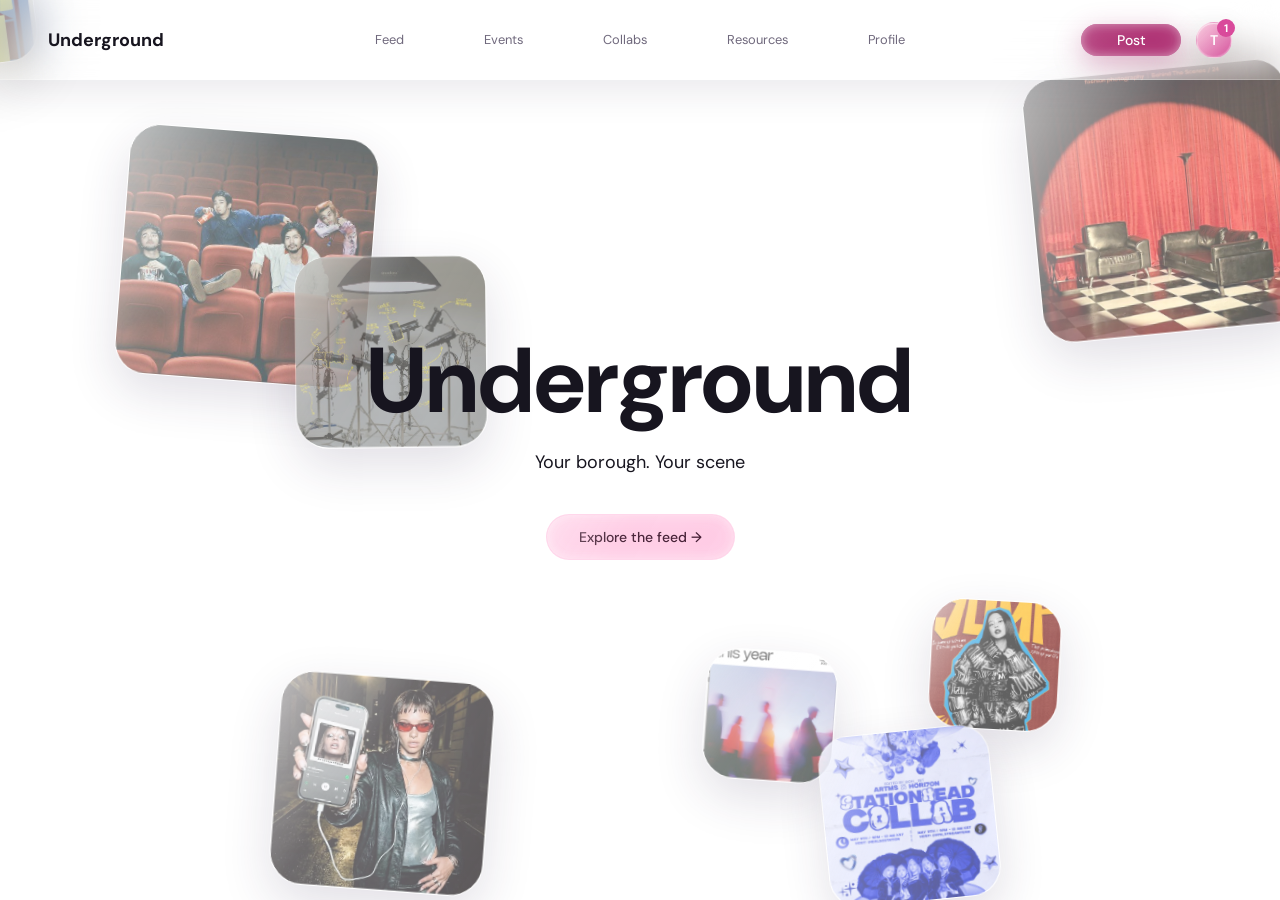
<file: index.html>
<!DOCTYPE html>
<html lang="en">
<head>
    <meta charset="UTF-8">
    <meta name="viewport" content="width=device-width, initial-scale=1.0">
    <title>Underground - Your borough. Your scene</title>
    <link rel="stylesheet" href="styles.css">
    <link rel="stylesheet" href="ds-v2.css">
</head>
<body class="landing-page" data-page="landing">
    <header class="site-header">
        <a class="brand-link" href="index.html">Underground</a>
        <nav class="site-nav">
            <a href="feed.html" class="nav-link">Feed</a>
            <a href="events.html" class="nav-link">Events</a>
            <a href="collabs.html" class="nav-link">Collabs</a>
            <a href="map.html" class="nav-link">Resources</a>
            <a href="profile.html" class="nav-link">Profile</a>
        </nav>
        <div class="site-actions">
            <button class="btn-post" type="button">Post</button>
            <a href="messages.html" class="nav-avatar" aria-label="Messages">T</a>
        </div>
        <button class="menu-toggle" id="landingMenuToggle" type="button" aria-label="Open menu" aria-controls="landingDrawer" aria-expanded="false">
            <span class="menu-toggle-line"></span>
            <span class="menu-toggle-line"></span>
            <span class="menu-toggle-line"></span>
        </button>
    </header>

    <div class="landing-menu-backdrop" id="landingMenuBackdrop" aria-hidden="true"></div>
    <aside class="landing-drawer" id="landingDrawer" aria-hidden="true">
        <div class="landing-drawer-header">
            <p class="landing-drawer-title">Underground</p>
            <button class="landing-drawer-close" id="landingDrawerClose" type="button" aria-label="Close menu">&times;</button>
        </div>
        <nav class="landing-drawer-nav" aria-label="Mobile navigation">
            <a href="feed.html" class="landing-drawer-link">Feed</a>
            <a href="events.html" class="landing-drawer-link">Events</a>
            <a href="collabs.html" class="landing-drawer-link">Collabs</a>
            <a href="map.html" class="landing-drawer-link">Resources</a>
            <a href="profile.html" class="landing-drawer-link">Profile</a>
        </nav>
        <div class="landing-drawer-actions">
            <button class="btn-post" type="button">Post</button>
            <button class="btn-auth" type="button">DM</button>
        </div>
    </aside>

    <main class="landing-main">
        <section class="landing-hero">
            <div class="deco-rect" aria-hidden="true" style="left:116px; top:121px; width:251px; height:251px;"></div>
            <div class="deco-rect" aria-hidden="true" style="left:calc(20% + 100px); top:311px; width:187px; height:187px;"></div>
            <div class="deco-rect" aria-hidden="true" style="left:183px; top:615px; width:205px; height:205px;"></div>
            <div class="deco-rect" aria-hidden="true" style="left:calc(40% + 247px); top:654px; width:128px; height:128px;"></div>
            <div class="deco-rect" aria-hidden="true" style="left:calc(60% + 115px); top:542px; width:128px; height:128px;"></div>
            <div class="deco-rect" aria-hidden="true" style="left:calc(60% + 113px); top:700px; width:179px; height:179px;"></div>
            <div class="deco-rect" aria-hidden="true" style="left:calc(80% - 22px); top:121px; width:262px; height:262px;"></div>
            <div class="landing-hero-content">
                <h1 class="landing-display">Underground</h1>
                <p class="landing-subtitle">Your borough. Your scene</p>
                <a href="feed.html" class="landing-cta-btn">Explore the feed →</a>
            </div>
        </section>
    </main>

    <script src="shared-ui.js"></script>
    <script src="ds-init.js" defer></script>
</body>
</html>
</file>
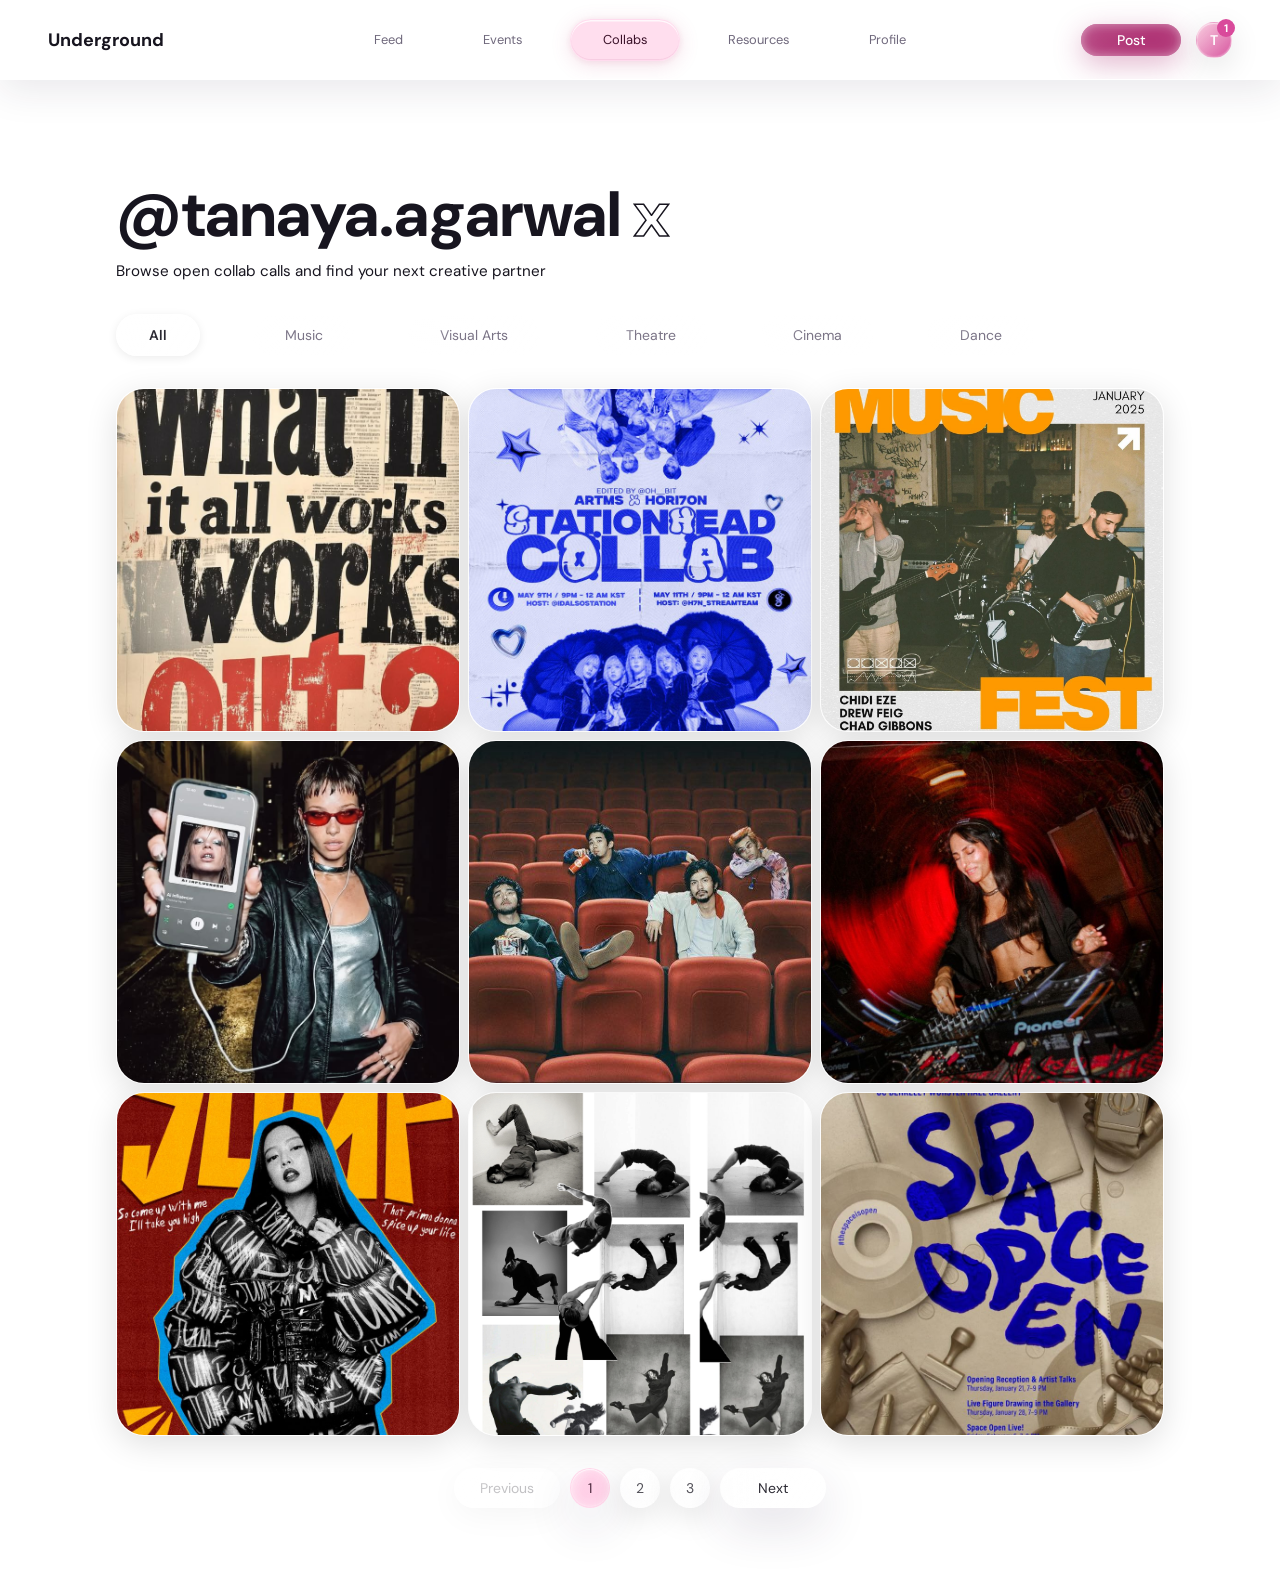
<file: collabs.html>
<!DOCTYPE html>
<html lang="en">
<head>
    <meta charset="UTF-8">
    <meta name="viewport" content="width=device-width, initial-scale=1.0">
    <title>Collab Hub - Underground</title>
    <link rel="stylesheet" href="styles.css">
    <link rel="stylesheet" href="ds-v2.css">
</head>
<body class="app-page" data-page="collabs">
    <header class="site-header">
        <a class="brand-link" href="index.html">Underground</a>
        <nav class="site-nav">
            <a href="feed.html" class="nav-link">Feed</a>
            <a href="events.html" class="nav-link">Events</a>
            <a href="collabs.html" class="nav-link active">Collabs</a>
            <a href="map.html" class="nav-link">Resources</a>
            <a href="profile.html" class="nav-link">Profile</a>
        </nav>
        <div class="site-actions">
            <button class="btn-post" type="button">Post</button>
            <a href="messages.html" class="nav-avatar" aria-label="Messages">T</a>
        </div>
    </header>

    <main class="page-main">
        <h1 class="page-title">@tanaya.agarwal <span class="page-title-outline">x</span></h1>
        <p class="page-subtitle">Browse open collab calls and find your next creative partner</p>

        <div class="filter-row filter-row--feed" data-tab-group>
            <button class="filter-chip active" type="button">All</button>
            <button class="filter-chip" type="button">Music</button>
            <button class="filter-chip" type="button">Visual Arts</button>
            <button class="filter-chip" type="button">Theatre</button>
            <button class="filter-chip" type="button">Cinema</button>
            <button class="filter-chip" type="button">Dance</button>
        </div>

        <section class="three-grid" aria-label="Collab cards">
            <!-- Row 1, Col 1: Visual Arts typographic poster -->
            <article class="square-card">
                <div class="square-card-inner">
                    <div class="square-card-face square-card-front">
                        <img src="assets/typographer-print-editorial.jpg" alt="Typographer for print editorial" />
                    </div>
                    <div class="square-card-face square-card-back">
                        <button class="card-heart" type="button" aria-label="Save card" aria-pressed="false">&#9825;</button>
                        <p class="square-card-category">Visual Arts</p>
                        <p class="square-card-title">Typographer for print editorial</p>
                        <p class="square-card-meta">@dmnd.txt · Brooklyn · Rev share</p>
                        <p class="square-card-desc">Seeking a type-forward designer to help shape an indie editorial issue with bold spreads and tactile print details.</p>
                        <div class="square-card-footer"><p class="square-card-stats">8 responses · 3h ago</p>
                        <button class="square-card-btn" type="button">Details</button></div>
                    </div>
                </div>
            </article>

            <!-- Row 1, Col 2: Music "Station Read Collab" -->
            <article class="square-card">
                <div class="square-card-inner">
                    <div class="square-card-face square-card-front">
                        <img src="assets/featured-artist-k-pop-collab.jpg" alt="Featured artist for K-pop collab" />
                    </div>
                    <div class="square-card-face square-card-back">
                        <button class="card-heart" type="button" aria-label="Save card" aria-pressed="false">&#9825;</button>
                        <p class="square-card-category">Music</p>
                        <p class="square-card-title">Featured artist for K-pop collab</p>
                        <p class="square-card-meta">@streamteam · NYC · Paid</p>
                        <p class="square-card-desc">Looking for a charismatic feature with polished vocals, sharp visuals, and comfort working inside a fast-moving studio team.</p>
                        <div class="square-card-footer"><p class="square-card-stats">14 responses · 1h ago</p>
                        <button class="square-card-btn" type="button">Details</button></div>
                    </div>
                </div>
            </article>

            <!-- Row 1, Col 3: Music Fest poster -->
            <article class="square-card">
                <div class="square-card-inner">
                    <div class="square-card-face square-card-front">
                        <img src="assets/live-musicians-jazz-festival.jpg" alt="Live musicians for jazz festival" />
                    </div>
                    <div class="square-card-face square-card-back">
                        <button class="card-heart" type="button" aria-label="Save card" aria-pressed="false">&#9825;</button>
                        <p class="square-card-category">Music</p>
                        <p class="square-card-title">Live musicians for jazz festival</p>
                        <p class="square-card-meta">@chidi.eze · Harlem · Paid</p>
                        <p class="square-card-desc">Open call for improvisers and section players to join a community jazz bill with live rehearsals and featured solos.</p>
                        <div class="square-card-footer"><p class="square-card-stats">6 responses · 2h ago</p>
                        <button class="square-card-btn" type="button">Details</button></div>
                    </div>
                </div>
            </article>

            <!-- Row 2, Col 1: Music / leather jacket woman with phone -->
            <article class="square-card">
                <div class="square-card-inner">
                    <div class="square-card-face square-card-front">
                        <img src="assets/vocalist-rnb-mixtape.jpg" alt="Vocalist for R&B mixtape" />
                    </div>
                    <div class="square-card-face square-card-back">
                        <button class="card-heart" type="button" aria-label="Save card" aria-pressed="false">&#9825;</button>
                        <p class="square-card-category">Music</p>
                        <p class="square-card-title">Vocalist for R&amp;B mixtape</p>
                        <p class="square-card-meta">@reddress.wav · Bushwick · Paid</p>
                        <p class="square-card-desc">Searching for a warm lead voice to finish hooks and layered harmonies across a moody, late-night R&amp;B project.</p>
                        <div class="square-card-footer"><p class="square-card-stats">3 responses · 4h ago</p>
                        <button class="square-card-btn" type="button">Details</button></div>
                    </div>
                </div>
            </article>

            <!-- Row 2, Col 2: Cinema / people in theater seats -->
            <article class="square-card">
                <div class="square-card-inner">
                    <div class="square-card-face square-card-front">
                        <img src="assets/actors-indie-short-film.jpg" alt="Actors for indie short film" />
                    </div>
                    <div class="square-card-face square-card-back">
                        <button class="card-heart" type="button" aria-label="Save card" aria-pressed="false">&#9825;</button>
                        <p class="square-card-category">Cinema</p>
                        <p class="square-card-title">Actors for indie short film</p>
                        <p class="square-card-meta">@lowlight.film · Astoria · Unpaid</p>
                        <p class="square-card-desc">Casting expressive performers for an intimate micro-budget short built around long takes, silence, and ensemble chemistry.</p>
                        <div class="square-card-footer"><p class="square-card-stats">9 responses · 5h ago</p>
                        <button class="square-card-btn" type="button">Details</button></div>
                    </div>
                </div>
            </article>

            <!-- Row 2, Col 3: Music / DJ at Pioneer decks -->
            <article class="square-card">
                <div class="square-card-inner">
                    <div class="square-card-face square-card-front">
                        <img src="assets/dj-underground-warehouse-party.jpg" alt="DJ for underground warehouse party" />
                    </div>
                    <div class="square-card-face square-card-back">
                        <button class="card-heart" type="button" aria-label="Save card" aria-pressed="false">&#9825;</button>
                        <p class="square-card-category">Music</p>
                        <p class="square-card-title">DJ for underground warehouse party</p>
                        <p class="square-card-meta">@pioneerselect · BK Warehouse · Paid</p>
                        <p class="square-card-desc">Need a DJ who can build tension from opening hour to close with genre-fluid selections and a confident live presence.</p>
                        <div class="square-card-footer"><p class="square-card-stats">11 responses · 2h ago</p>
                        <button class="square-card-btn" type="button">Details</button></div>
                    </div>
                </div>
            </article>

            <!-- Row 3, Col 1: Dance / JUMP poster -->
            <article class="square-card">
                <div class="square-card-inner">
                    <div class="square-card-face square-card-front">
                        <img src="assets/dancer-music-video-shoot.jpg" alt="Dancer for music video shoot" />
                    </div>
                    <div class="square-card-face square-card-back">
                        <button class="card-heart" type="button" aria-label="Save card" aria-pressed="false">&#9825;</button>
                        <p class="square-card-category">Dance</p>
                        <p class="square-card-title">Dancer for music video shoot</p>
                        <p class="square-card-meta">@jumpxclara · Crown Heights · Paid</p>
                        <p class="square-card-desc">Seeking a movement artist for a high-energy video concept with fast choreography, rooftop scenes, and bold styling.</p>
                        <div class="square-card-footer"><p class="square-card-stats">5 responses · 6h ago</p>
                        <button class="square-card-btn" type="button">Details</button></div>
                    </div>
                </div>
            </article>

            <!-- Row 3, Col 2: Dance / breakdancers collage -->
            <article class="square-card">
                <div class="square-card-inner">
                    <div class="square-card-face square-card-front">
                        <img src="assets/b-boys-street-performance.png" alt="B-boys for street performance" />
                    </div>
                    <div class="square-card-face square-card-back">
                        <button class="card-heart" type="button" aria-label="Save card" aria-pressed="false">&#9825;</button>
                        <p class="square-card-category">Dance</p>
                        <p class="square-card-title">B-boys for street performance</p>
                        <p class="square-card-meta">@breaklab · Bronx · Rev share</p>
                        <p class="square-card-desc">Looking for breakers ready to co-create a public performance piece that blends cypher energy with structured staging.</p>
                        <div class="square-card-footer"><p class="square-card-stats">7 responses · 8h ago</p>
                        <button class="square-card-btn" type="button">Details</button></div>
                    </div>
                </div>
            </article>

            <!-- Row 3, Col 3: Visual Arts / Space Open gallery -->
            <article class="square-card">
                <div class="square-card-inner">
                    <div class="square-card-face square-card-front">
                        <img src="assets/artists-gallery-group-show.jpg" alt="Artists for gallery group show" />
                    </div>
                    <div class="square-card-face square-card-back">
                        <button class="card-heart" type="button" aria-label="Save card" aria-pressed="false">&#9825;</button>
                        <p class="square-card-category">Visual Arts</p>
                        <p class="square-card-title">Artists for gallery group show</p>
                        <p class="square-card-meta">@spacedark · Lower East Side · Unpaid</p>
                        <p class="square-card-desc">Inviting artists with installation, sculpture, or media work for a tightly curated group show in a downtown project space.</p>
                        <div class="square-card-footer"><p class="square-card-stats">4 responses · 10h ago</p>
                        <button class="square-card-btn" type="button">Details</button></div>
                    </div>
                </div>
            </article>
        </section>
    </main>

    <!-- Collab card overlay -->
    <div class="feed-overlay" id="collabOverlay" role="dialog" aria-modal="true" aria-label="Collab detail">
        <div class="feed-modal" id="collabModal">
            <div class="feed-modal-media"></div>
            <button class="feed-modal-heart" type="button" aria-label="Save" aria-pressed="false">&#9825;</button>
            <p class="feed-modal-category" id="collabModalCategory"></p>
            <p class="feed-modal-title" id="collabModalTitle"></p>
            <p class="feed-modal-meta" id="collabModalMeta"></p>
            <p class="feed-modal-desc" id="collabModalDesc"></p>
            <div class="feed-modal-footer"><p class="feed-modal-stats" id="collabModalStats"></p><button class="feed-modal-rsvp" type="button">Respond</button></div>
            <div class="feed-modal-connect" hidden>
                <button class="connect-back" type="button">← Back</button>
                <div class="connect-poster-card">
                    <div class="connect-avatar"><span class="connect-avatar-letter"></span></div>
                    <p class="connect-poster-handle"></p>
                </div>
                <p class="connect-heading">Connect with the poster</p>
                <div class="connect-actions">
                    <button class="connect-action" type="button">Send a message</button>
                    <button class="connect-action" type="button">View profile</button>
                    <button class="connect-action connect-action--follow" type="button">Follow</button>
                </div>
            </div>
        </div>
    </div>

    <script src="shared-ui.js"></script>
    <script src="ds-init.js" defer></script>
</body>
</html>
</file>
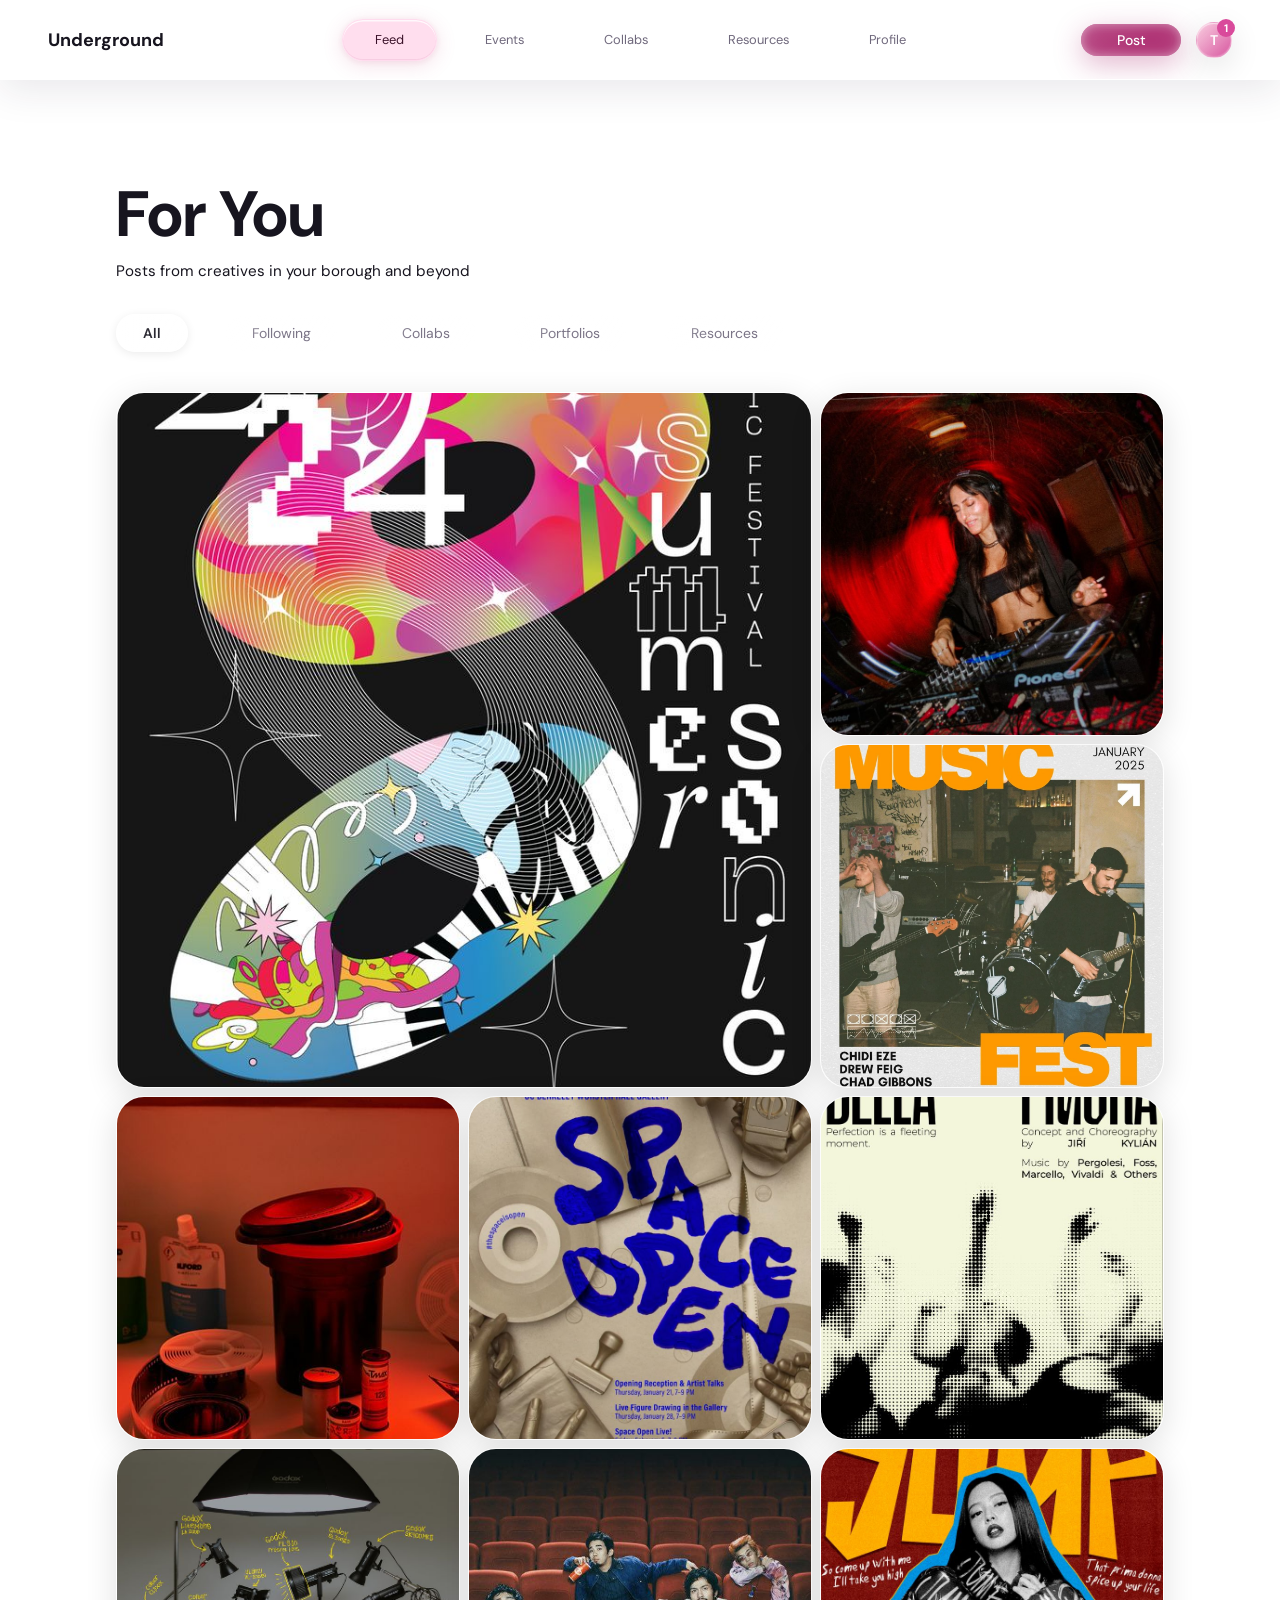
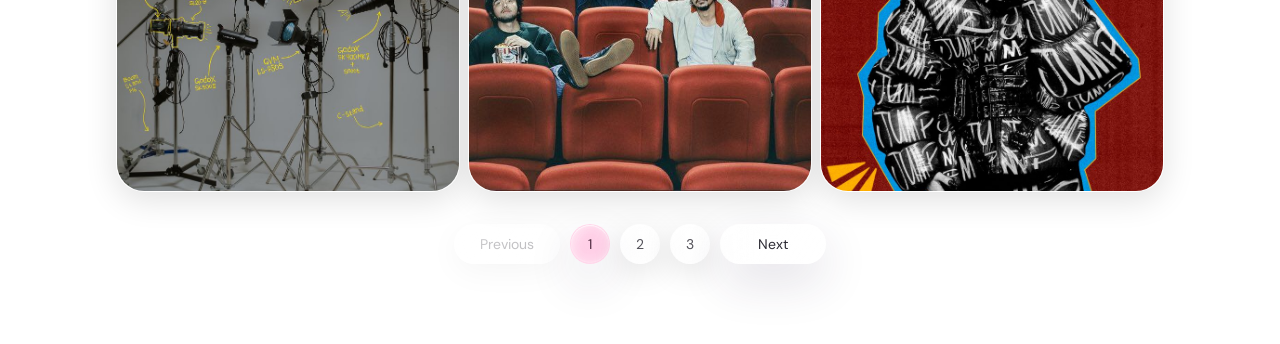
<file: feed.html>
<!DOCTYPE html>
<html lang="en">
<head>
    <meta charset="UTF-8">
    <meta name="viewport" content="width=device-width, initial-scale=1.0">
    <title>Feed - Underground</title>
    <link rel="stylesheet" href="styles.css">
    <link rel="stylesheet" href="ds-v2.css">
</head>
<body class="app-page" data-page="feed">
    <header class="site-header">
        <a class="brand-link" href="index.html">Underground</a>
        <nav class="site-nav">
            <a href="feed.html" class="nav-link active">Feed</a>
            <a href="events.html" class="nav-link">Events</a>
            <a href="collabs.html" class="nav-link">Collabs</a>
            <a href="map.html" class="nav-link">Resources</a>
            <a href="profile.html" class="nav-link">Profile</a>
        </nav>
        <div class="site-actions">
            <button class="btn-post" type="button">Post</button>
            <a href="messages.html" class="nav-avatar" aria-label="Messages">T</a>
        </div>
    </header>

    <main class="page-main">
        <h1 class="page-title">For You</h1>
        <p class="page-subtitle">Posts from creatives in your borough and beyond</p>

        <div class="filter-row filter-row--feed" data-tab-group>
            <button class="filter-chip active" type="button">All</button>
            <button class="filter-chip" type="button">Following</button>
            <button class="filter-chip" type="button">Collabs</button>
            <button class="filter-chip" type="button">Portfolios</button>
            <button class="filter-chip" type="button">Resources</button>
        </div>

        <section class="feed-grid" aria-label="Feed cards">
            <!-- Hero card: spans 2 columns × 2 rows — Summer Sonic '24 -->
            <article class="square-card feed-hero-card">
                <div class="square-card-inner">
                    <div class="square-card-face square-card-front">
                        <img src="assets/summer-sonic-24.jpg" alt="Summer Sonic '24 music festival poster">
                    </div>
                    <div class="square-card-face square-card-back">
                        <button class="card-heart" type="button" aria-label="Save card" aria-pressed="false">&#9825;</button>
                        <p class="square-card-category">Music Festival</p>
                        <p class="square-card-title">Summer Sonic '24</p>
                        <p class="square-card-meta">Flushing Meadows · Queens · May 20–22 · All Day</p>
                        <p class="square-card-desc">A three-day destination festival featuring global headliners, layered genre programming, and an all-day crowd atmosphere.</p>
                        <div class="square-card-footer"><p class="square-card-stats">$125</p><button class="square-card-btn" type="button">Details</button></div>
                    </div>
                </div>
            </article>

            <!-- Right column top — DJ set at Pioneer decks -->
            <article class="square-card">
                <div class="square-card-inner">
                    <div class="square-card-face square-card-front">
                        <img src="assets/dj-underground-warehouse-party.jpg" alt="DJ for underground warehouse party">
                    </div>
                    <div class="square-card-face square-card-back">
                        <button class="card-heart" type="button" aria-label="Save card" aria-pressed="false">&#9825;</button>
                        <p class="square-card-category">Music</p>
                        <p class="square-card-title">DJ for underground warehouse party</p>
                        <p class="square-card-meta">@pioneerselect · BK Warehouse · Paid</p>
                        <p class="square-card-desc">Need a DJ who can build tension from opening hour to close with genre-fluid selections and a confident live presence.</p>
                        <div class="square-card-footer"><p class="square-card-stats">11 responses · 2h ago</p><button class="square-card-btn" type="button">Details</button></div>
                    </div>
                </div>
            </article>

            <!-- Right column bottom — Music Fest poster -->
            <article class="square-card">
                <div class="square-card-inner">
                    <div class="square-card-face square-card-front">
                        <img src="assets/live-musicians-jazz-festival.jpg" alt="Live musicians for jazz festival">
                    </div>
                    <div class="square-card-face square-card-back">
                        <button class="card-heart" type="button" aria-label="Save card" aria-pressed="false">&#9825;</button>
                        <p class="square-card-category">Music</p>
                        <p class="square-card-title">Live musicians for jazz festival</p>
                        <p class="square-card-meta">@chidi.eze · Harlem · Paid</p>
                        <p class="square-card-desc">Open call for improvisers and section players to join a community jazz bill with live rehearsals and featured solos.</p>
                        <div class="square-card-footer"><p class="square-card-stats">6 responses · 2h ago</p><button class="square-card-btn" type="button">Details</button></div>
                    </div>
                </div>
            </article>

            <!-- Bottom row left — Darkroom film photography -->
            <article class="square-card">
                <div class="square-card-inner">
                    <div class="square-card-face square-card-front">
                        <img src="assets/one-on-one-film-photography-ana-costa.jpg" alt="1:1 Film Photography with Ana Costa mentorship">
                    </div>
                    <div class="square-card-face square-card-back">
                        <button class="card-heart" type="button" aria-label="Save card" aria-pressed="false">&#9825;</button>
                        <p class="square-card-category">Mentorship</p>
                        <p class="square-card-title">1:1 Film Photography with Ana Costa</p>
                        <p class="square-card-meta">Lower East Side · Manhattan · By appointment</p>
                        <p class="square-card-desc">Personal guidance on shooting, developing, and sequencing film work with tailored feedback for artists at any level.</p>
                        <div class="square-card-footer"><p class="square-card-stats">Free</p><button class="square-card-btn" type="button">Details</button></div>
                    </div>
                </div>
            </article>

            <!-- Bottom row middle — Space Open exhibition -->
            <article class="square-card">
                <div class="square-card-inner">
                    <div class="square-card-face square-card-front">
                        <img src="assets/artists-gallery-group-show.jpg" alt="Artists for gallery group show">
                    </div>
                    <div class="square-card-face square-card-back">
                        <button class="card-heart" type="button" aria-label="Save card" aria-pressed="false">&#9825;</button>
                        <p class="square-card-category">Visual Arts</p>
                        <p class="square-card-title">Artists for gallery group show</p>
                        <p class="square-card-meta">@spacedark · Lower East Side · Unpaid</p>
                        <p class="square-card-desc">Inviting artists with installation, sculpture, or media work for a tightly curated group show in a downtown project space.</p>
                        <div class="square-card-footer"><p class="square-card-stats">4 responses · 10h ago</p><button class="square-card-btn" type="button">Details</button></div>
                    </div>
                </div>
            </article>

            <!-- Bottom row right — Bella Figura performance -->
            <article class="square-card">
                <div class="square-card-inner">
                    <div class="square-card-face square-card-front">
                        <img src="assets/bella-figura.jpg" alt="Bella Figura dance performance poster">
                    </div>
                    <div class="square-card-face square-card-back">
                        <button class="card-heart" type="button" aria-label="Save card" aria-pressed="false">&#9825;</button>
                        <p class="square-card-category">Dance</p>
                        <p class="square-card-title">Bella Figura</p>
                        <p class="square-card-meta">Midtown · Manhattan · Apr 24–28 · 7:30 PM</p>
                        <p class="square-card-desc">A celebrated evening-length dance work pairing sculptural choreography with a rich, emotionally charged musical score.</p>
                        <div class="square-card-footer"><p class="square-card-stats">$35</p><button class="square-card-btn" type="button">Details</button></div>
                    </div>
                </div>
            </article>

            <article class="square-card">
                <div class="square-card-inner">
                    <div class="square-card-face square-card-front">
                        <img src="assets/camera-lighting-gear-lending.jpg" alt="Camera and lighting gear lending program">
                    </div>
                    <div class="square-card-face square-card-back">
                        <button class="card-heart" type="button" aria-label="Save card" aria-pressed="false">&#9825;</button>
                        <p class="square-card-category">Resource</p>
                        <p class="square-card-title">Camera &amp; lighting gear lending</p>
                        <p class="square-card-meta">Long Island City · Queens · 10am-6pm · Weekdays</p>
                        <p class="square-card-desc">Reserve cameras, lenses, and compact lighting kits through a neighborhood lending system built for low-budget shoots.</p>
                        <div class="square-card-footer"><p class="square-card-stats">Free (members)</p><button class="square-card-btn" type="button">Details</button></div>
                    </div>
                </div>
            </article>

            <article class="square-card">
                <div class="square-card-inner">
                    <div class="square-card-face square-card-front">
                        <img src="assets/actors-indie-short-film.jpg" alt="Actors gathered for an indie short film casting call">
                    </div>
                    <div class="square-card-face square-card-back">
                        <button class="card-heart" type="button" aria-label="Save card" aria-pressed="false">&#9825;</button>
                        <p class="square-card-category">Cinema</p>
                        <p class="square-card-title">Actors for indie short film</p>
                        <p class="square-card-meta">@lowlight.film · Astoria · Unpaid</p>
                        <p class="square-card-desc">Casting expressive performers for an intimate micro-budget short built around long takes, silence, and ensemble chemistry.</p>
                        <div class="square-card-footer"><p class="square-card-stats">9 responses · 5h ago</p><button class="square-card-btn" type="button">Details</button></div>
                    </div>
                </div>
            </article>

            <article class="square-card">
                <div class="square-card-inner">
                    <div class="square-card-face square-card-front">
                        <img src="assets/dancer-music-video-shoot.jpg" alt="Dancer wanted for a music video shoot">
                    </div>
                    <div class="square-card-face square-card-back">
                        <button class="card-heart" type="button" aria-label="Save card" aria-pressed="false">&#9825;</button>
                        <p class="square-card-category">Dance</p>
                        <p class="square-card-title">Dancer for music video shoot</p>
                        <p class="square-card-meta">@jumpxclara · Crown Heights · Paid</p>
                        <p class="square-card-desc">Seeking a movement artist for a high-energy video concept with fast choreography, rooftop scenes, and bold styling.</p>
                        <div class="square-card-footer"><p class="square-card-stats">5 responses · 6h ago</p><button class="square-card-btn" type="button">Apply</button></div>
                    </div>
                </div>
            </article>
        </section>
    </main>

    <!-- Card detail overlay -->
    <div class="feed-overlay" id="feedOverlay" role="dialog" aria-modal="true" aria-label="Card detail">
        <div class="feed-modal" id="feedModal">
            <div class="feed-modal-media"></div>
            <button class="feed-modal-heart" type="button" aria-label="Save" aria-pressed="false">&#9825;</button>
            <p class="feed-modal-category" id="modalCategory"></p>
            <p class="feed-modal-title" id="modalTitle"></p>
            <p class="feed-modal-meta" id="modalMeta"></p>
            <p class="feed-modal-desc" id="modalDesc"></p>
            <div class="feed-modal-footer"><p class="feed-modal-stats" id="modalStats"></p><button class="feed-modal-rsvp" type="button">Respond</button></div>
            <div class="feed-modal-connect" hidden>
                <button class="connect-back" type="button">← Back</button>
                <div class="connect-poster-card">
                    <div class="connect-avatar"><span class="connect-avatar-letter"></span></div>
                    <p class="connect-poster-handle"></p>
                </div>
                <p class="connect-heading">Connect with the poster</p>
                <div class="connect-actions">
                    <button class="connect-action" type="button">Send a message</button>
                    <button class="connect-action" type="button">View profile</button>
                    <button class="connect-action connect-action--follow" type="button">Follow</button>
                </div>
            </div>
        </div>
    </div>

    <script src="shared-ui.js"></script>
    <script src="ds-init.js" defer></script>
</body>
</html>
</file>
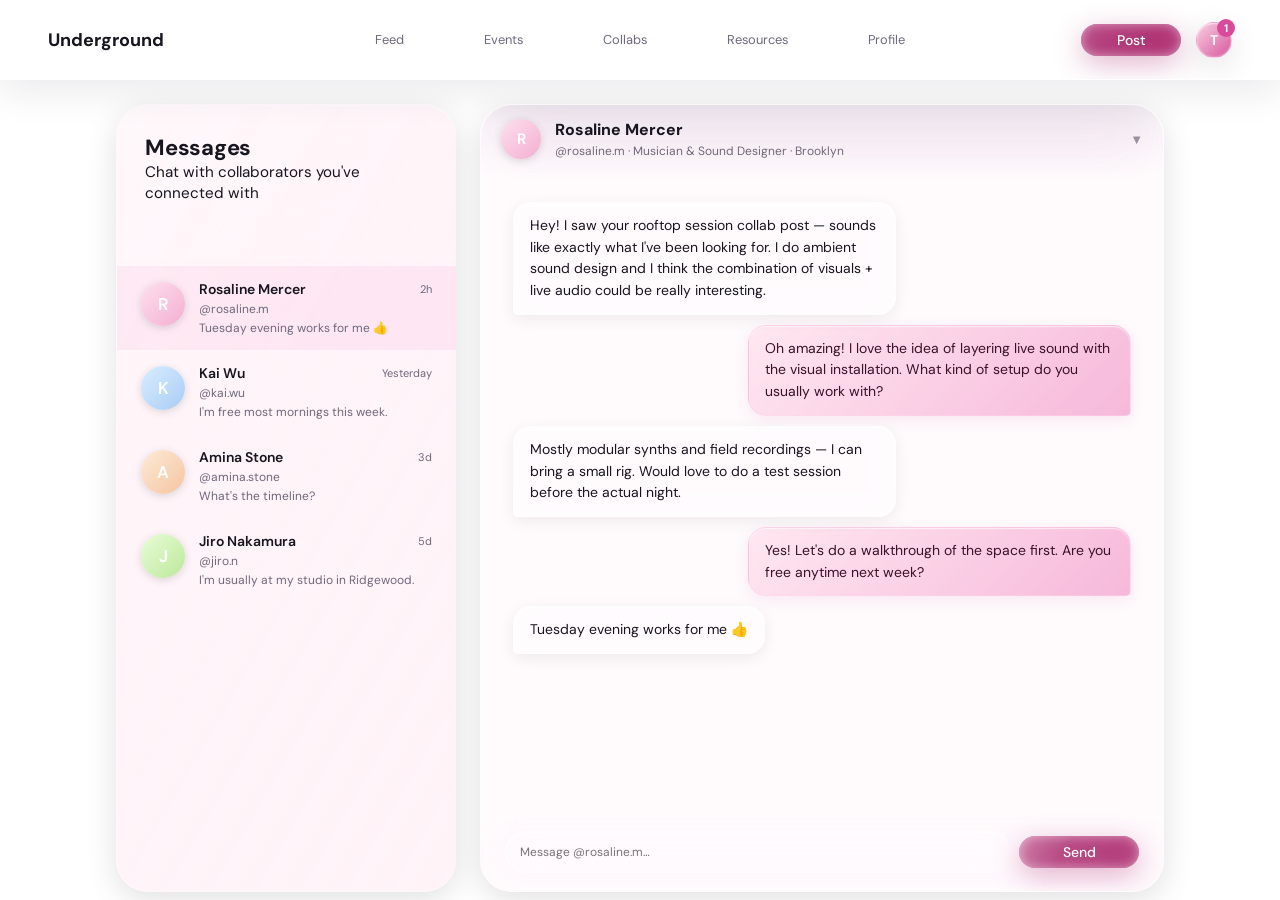
<file: messages.html>
<!DOCTYPE html>
<html lang="en">
<head>
    <meta charset="UTF-8">
    <meta name="viewport" content="width=device-width, initial-scale=1.0">
    <title>Messages - Underground</title>
    <link rel="stylesheet" href="styles.css">
    <link rel="stylesheet" href="ds-v2.css">
    <style>
        /* Profile drawer sits inside .msg-chat-panel, slides down from top */
        .msg-profile-drawer {
            position: absolute;
            inset: 0;
            display: flex;
            flex-direction: column;
            background: rgba(255, 255, 255, 0.88);
            backdrop-filter: blur(24px) saturate(180%);
            -webkit-backdrop-filter: blur(24px) saturate(180%);
            border: 1px solid rgba(255, 255, 255, 0.35);
            overflow: hidden;
            z-index: 10;
            transform: translateY(-100%);
            transition: transform 0.38s cubic-bezier(0.4, 0, 0.2, 1);
            pointer-events: none;
        }

        /* liquid sheen overlay — matches glass style on other pages */
        .msg-profile-drawer::before {
            content: "";
            position: absolute;
            inset: 0;
            background: linear-gradient(120deg, rgba(255,255,255,0.42) 0%, rgba(255,255,255,0.10) 40%, rgba(255,255,255,0.02) 100%);
            opacity: 0.5;
            pointer-events: none;
            z-index: 0;
        }

        .msg-profile-drawer > * {
            position: relative;
            z-index: 1;
        }

        .msg-profile-drawer.is-open {
            transform: translateY(0);
            pointer-events: all;
        }

        .msg-profile-drawer-header {
            display: flex;
            align-items: center;
            gap: 14px;
            padding: 18px 28px;
            border-bottom: 1px solid rgba(255, 255, 255, 0.28);
            background: rgba(255, 255, 255, 0.18);
            backdrop-filter: blur(20px) saturate(180%);
            -webkit-backdrop-filter: blur(20px) saturate(180%);
            flex-shrink: 0;
        }

        .msg-profile-drawer-back {
            background: rgba(255, 255, 255, 0.16);
            border: 1px solid rgba(255, 255, 255, 0.28);
            backdrop-filter: blur(12px);
            -webkit-backdrop-filter: blur(12px);
            border-radius: 999px;
            padding: 7px 16px;
            font-size: 13px;
            font-weight: 500;
            cursor: pointer;
            color: var(--text);
            transition: transform 0.18s ease, box-shadow 0.18s ease;
            white-space: nowrap;
            flex-shrink: 0;
        }

        .msg-profile-drawer-back:hover {
            transform: translateY(-1px);
            box-shadow: var(--glass-shadow);
        }

        .msg-profile-drawer-title {
            font-size: 15px;
            font-weight: 600;
            color: var(--text);
        }

        .msg-profile-drawer-sub {
            font-size: 12px;
            color: var(--muted);
        }

        .msg-profile-drawer-body {
            flex: 1;
            overflow-y: auto;
            padding: 64px 48px 40px;
            display: flex;
            flex-direction: column;
            gap: 36px;
        }

        /* Hero section inside drawer */
        .msg-profile-hero {
            display: flex;
            flex-direction: column;
            align-items: center;
            gap: 18px;
            text-align: center;
        }

        .msg-profile-avatar-lg {
            width: 80px;
            height: 80px;
            border-radius: 50%;
            display: flex;
            align-items: center;
            justify-content: center;
            font-size: 32px;
            font-weight: 700;
            color: #ffffff;
            box-shadow: 0 4px 20px rgba(0, 0, 0, 0.16);
            flex-shrink: 0;
        }

        .msg-profile-username {
            font-size: 36px;
            font-weight: 700;
            line-height: 1.1;
            letter-spacing: -0.02em;
        }

        .msg-profile-subtitle {
            font-size: 15px;
            color: var(--muted);
            line-height: 1.5;
        }

        .msg-profile-stats {
            display: flex;
            align-items: center;
            justify-content: center;
            gap: 16px;
            flex-wrap: wrap;
        }

        .msg-profile-stat-card {
            display: flex;
            flex-direction: column;
            align-items: center;
            justify-content: center;
            padding: 10px 22px;
            min-width: 100px;
            border-radius: 16px;
            background: rgba(255, 255, 255, 0.18);
            border: 1px solid rgba(255, 255, 255, 0.25);
            color: var(--muted);
            text-align: center;
            position: relative;
            overflow: hidden;
            isolation: isolate;
            box-shadow: var(--glass-shadow);
        }

        .msg-profile-stat-card::before {
            content: "";
            position: absolute;
            inset: 0;
            background: var(--liquid-sheen);
            opacity: 0.58;
            pointer-events: none;
            z-index: 0;
        }

        .msg-profile-stat-card > * {
            position: relative;
            z-index: 1;
        }

        .msg-profile-stat-num {
            display: block;
            font-size: 18px;
            font-weight: 700;
            line-height: 1.5;
            color: var(--text);
        }

        .msg-profile-stat-label {
            display: block;
            font-size: 11px;
            line-height: 1.3;
        }

        .msg-profile-follow-btn {
            padding: 10px 32px;
            background: var(--surface-blue);
            color: #ffffff;
            border: none;
            border-radius: 999px;
            font-size: 14px;
            font-weight: 500;
            cursor: pointer;
            transition: transform 0.18s ease, box-shadow 0.18s ease;
            box-shadow: 0 2px 12px rgba(217, 74, 155, 0.3);
            position: relative;
            overflow: hidden;
            isolation: isolate;
        }

        .msg-profile-follow-btn:hover {
            transform: translateY(-1px);
            box-shadow: 0 4px 18px rgba(217, 74, 155, 0.44);
        }

        .msg-profile-follow-btn.is-followed {
            background: rgba(255, 255, 255, 0.22);
            color: var(--text);
            box-shadow: var(--glass-shadow-strong);
        }

        /* Work grid inside drawer */
        .msg-profile-grid-section {
            display: flex;
            flex-direction: column;
            gap: 16px;
        }

        .msg-profile-section-label {
            font-size: 13px;
            font-weight: 700;
            letter-spacing: 0.08em;
            text-transform: uppercase;
            color: var(--muted);
        }

        .msg-profile-grid {
            display: grid;
            grid-template-columns: repeat(3, 1fr);
            gap: 8px;
        }

        .msg-profile-card {
            aspect-ratio: 1;
            border-radius: 12px;
            overflow: hidden;
            background: rgba(255, 255, 255, 0.14);
            border: 1px solid rgba(255, 255, 255, 0.22);
            cursor: pointer;
            position: relative;
            transition: transform 0.22s ease, box-shadow 0.22s ease;
        }

        .msg-profile-card:hover {
            transform: translateY(-2px);
            box-shadow: 0 8px 24px rgba(0, 0, 0, 0.12);
        }

        .msg-profile-card img {
            width: 100%;
            height: 100%;
            object-fit: cover;
            display: block;
        }

        .msg-profile-card-label {
            width: 100%;
            height: 100%;
            display: flex;
            align-items: center;
            justify-content: center;
            font-size: 13px;
            font-weight: 700;
            text-transform: uppercase;
            letter-spacing: 0.06em;
            color: rgba(217, 74, 155, 0.9);
            background: var(--surface-pink);
        }

        /* Chat header — make avatar/name feel clickable */
        .msg-chat-header-clickable {
            display: flex;
            align-items: center;
            gap: 14px;
            cursor: pointer;
            border-radius: 12px;
            padding: 4px 8px;
            margin: -4px -8px;
            transition: background 0.18s ease;
            flex: 1;
        }

        .msg-chat-header-clickable:hover {
            background: rgba(255, 255, 255, 0.14);
        }

        .msg-chat-header-chevron {
            margin-left: auto;
            font-size: 13px;
            color: var(--muted);
            opacity: 0.7;
            flex-shrink: 0;
            transition: transform 0.3s ease;
        }

        .msg-chat-panel.profile-open .msg-chat-header-chevron {
            transform: rotate(180deg);
        }
    </style>
</head>
<body class="app-page" data-page="messages">
    <header class="site-header">
        <a class="brand-link" href="index.html">Underground</a>
        <nav class="site-nav">
            <a href="feed.html" class="nav-link">Feed</a>
            <a href="events.html" class="nav-link">Events</a>
            <a href="collabs.html" class="nav-link">Collabs</a>
            <a href="map.html" class="nav-link">Resources</a>
            <a href="profile.html" class="nav-link">Profile</a>
        </nav>
        <div class="site-actions">
            <button class="btn-post" type="button">Post</button>
            <a href="messages.html" class="nav-avatar" aria-label="Messages">T</a>
        </div>
    </header>

    <main class="messages-main">
        <div class="msg-layout">

            <!-- LEFT: Contacts sidebar -->
            <div class="msg-sidebar">
                <div class="msg-sidebar-header">
                    <h2 class="msg-sidebar-title">Messages</h2>
                    <p class="page-subtitle">Chat with collaborators you've connected with</p>
                </div>
                <ul class="msg-contact-list" role="list">

                    <li class="msg-contact-item" data-chat="rosaline" role="button" tabindex="0">
                        <div class="msg-contact-avatar" style="background: linear-gradient(135deg, #fde0ee 0%, #f4aed1 100%)">R</div>
                        <div class="msg-contact-info">
                            <div class="msg-contact-row">
                                <span class="msg-contact-name">Rosaline Mercer</span>
                                <span class="msg-contact-time">2h</span>
                            </div>
                            <span class="msg-contact-handle">@rosaline.m</span>
                            <span class="msg-contact-preview">Tuesday evening works for me 👍</span>
                        </div>
                    </li>

                    <li class="msg-contact-item" data-chat="kai" role="button" tabindex="0">
                        <div class="msg-contact-avatar" style="background: linear-gradient(135deg, #d8eeff 0%, #aacbf5 100%)">K</div>
                        <div class="msg-contact-info">
                            <div class="msg-contact-row">
                                <span class="msg-contact-name">Kai Wu</span>
                                <span class="msg-contact-time">Yesterday</span>
                            </div>
                            <span class="msg-contact-handle">@kai.wu</span>
                            <span class="msg-contact-preview">I'm free most mornings this week.</span>
                        </div>
                    </li>

                    <li class="msg-contact-item" data-chat="amina" role="button" tabindex="0">
                        <div class="msg-contact-avatar" style="background: linear-gradient(135deg, #fdebd8 0%, #f5c4a0 100%)">A</div>
                        <div class="msg-contact-info">
                            <div class="msg-contact-row">
                                <span class="msg-contact-name">Amina Stone</span>
                                <span class="msg-contact-time">3d</span>
                            </div>
                            <span class="msg-contact-handle">@amina.stone</span>
                            <span class="msg-contact-preview">What's the timeline?</span>
                        </div>
                    </li>

                    <li class="msg-contact-item" data-chat="jiro" role="button" tabindex="0">
                        <div class="msg-contact-avatar" style="background: linear-gradient(135deg, #e8fdd8 0%, #bce89a 100%)">J</div>
                        <div class="msg-contact-info">
                            <div class="msg-contact-row">
                                <span class="msg-contact-name">Jiro Nakamura</span>
                                <span class="msg-contact-time">5d</span>
                            </div>
                            <span class="msg-contact-handle">@jiro.n</span>
                            <span class="msg-contact-preview">I'm usually at my studio in Ridgewood.</span>
                        </div>
                    </li>

                </ul>
            </div>

            <!-- RIGHT: Chat area -->
            <div class="msg-chat" id="msgChat">

                <!-- Empty state -->
                <div class="msg-empty" id="msgEmpty">
                    <p class="msg-empty-text">Select a conversation to start messaging</p>
                </div>

                <!-- ── Rosaline ── -->
                <div class="msg-chat-panel" id="chat-rosaline" hidden>

                    <!-- Sticky chat header — click to open profile drawer -->
                    <div class="msg-chat-header">
                        <div class="msg-chat-header-clickable" id="hdr-rosaline" role="button" tabindex="0" aria-label="View Rosaline Mercer's profile">
                            <div class="msg-contact-avatar msg-chat-avatar-sm" style="background: linear-gradient(135deg, #fde0ee 0%, #f4aed1 100%)">R</div>
                            <div class="msg-chat-header-info">
                                <span class="msg-chat-user-btn">Rosaline Mercer</span>
                                <span class="msg-chat-handle">@rosaline.m · Musician &amp; Sound Designer · Brooklyn</span>
                            </div>
                            <span class="msg-chat-header-chevron">▼</span>
                        </div>
                    </div>

                    <!-- Chat messages + input -->
                    <div class="msg-chat-body" id="body-rosaline">
                        <div class="msg-messages">
                            <div class="msg-bubble msg-bubble--received">Hey! I saw your rooftop session collab post — sounds like exactly what I've been looking for. I do ambient sound design and I think the combination of visuals + live audio could be really interesting.</div>
                            <div class="msg-bubble msg-bubble--sent">Oh amazing! I love the idea of layering live sound with the visual installation. What kind of setup do you usually work with?</div>
                            <div class="msg-bubble msg-bubble--received">Mostly modular synths and field recordings — I can bring a small rig. Would love to do a test session before the actual night.</div>
                            <div class="msg-bubble msg-bubble--sent">Yes! Let's do a walkthrough of the space first. Are you free anytime next week?</div>
                            <div class="msg-bubble msg-bubble--received">Tuesday evening works for me 👍</div>
                        </div>
                        <div class="msg-input-row">
                            <input class="msg-input" type="text" placeholder="Message @rosaline.m…">
                            <button class="msg-send-btn" type="button">Send</button>
                        </div>
                    </div>

                    <!-- Profile drawer (slides down over the chat) -->
                    <div class="msg-profile-drawer" id="profile-rosaline">
                        <div class="msg-profile-drawer-body">
                            <div class="msg-profile-hero">
                                <div class="msg-profile-avatar-lg" style="background: linear-gradient(135deg, #fde0ee 0%, #f4aed1 100%)">R</div>
                                <div>
                                    <div class="msg-profile-username">@rosaline.m</div>
                                    <div class="msg-profile-subtitle">Rosaline Mercer · Brooklyn · Musician &amp; Sound Designer</div>
                                </div>
                                <div class="msg-profile-stats">
                                    <div class="msg-profile-stat-card">
                                        <span class="msg-profile-stat-num">8</span>
                                        <span class="msg-profile-stat-label">Posts</span>
                                    </div>
                                    <div class="msg-profile-stat-card">
                                        <span class="msg-profile-stat-num">3.2k</span>
                                        <span class="msg-profile-stat-label">Followers</span>
                                    </div>
                                    <div class="msg-profile-stat-card">
                                        <span class="msg-profile-stat-num">5</span>
                                        <span class="msg-profile-stat-label">Collabs</span>
                                    </div>
                                </div>
                                <button class="msg-profile-follow-btn">Follow</button>
                            </div>
                            <div class="msg-profile-grid-section">
                                <div class="msg-profile-section-label">Work</div>
                                <div class="msg-profile-grid">
                                    <div class="msg-profile-card"><img src="assets/rooftop-listening-session.jpg" alt="Rooftop Listening Session"></div>
                                    <div class="msg-profile-card"><img src="assets/immersive-audio-preview.jpg" alt="Immersive audio preview"></div>
                                    <div class="msg-profile-card"><img src="assets/basement-poetry-open-mic.jpg" alt="Basement Poetry Open Mic"></div>
                                    <div class="msg-profile-card"><div class="msg-profile-card-label">Collab</div></div>
                                    <div class="msg-profile-card"><img src="assets/analog-photo-walk.jpg" alt="Field recording archive"></div>
                                    <div class="msg-profile-card"><div class="msg-profile-card-label">Residency</div></div>
                                </div>
                            </div>
                        </div>
                    </div>
                </div>

                <!-- ── Kai ── -->
                <div class="msg-chat-panel" id="chat-kai" hidden>
                    <div class="msg-chat-header">
                        <div class="msg-chat-header-clickable" id="hdr-kai" role="button" tabindex="0" aria-label="View Kai Wu's profile">
                            <div class="msg-contact-avatar msg-chat-avatar-sm" style="background: linear-gradient(135deg, #d8eeff 0%, #aacbf5 100%)">K</div>
                            <div class="msg-chat-header-info">
                                <span class="msg-chat-user-btn">Kai Wu</span>
                                <span class="msg-chat-handle">@kai.wu · Illustrator &amp; Visual Artist · Bushwick</span>
                            </div>
                            <span class="msg-chat-header-chevron">▼</span>
                        </div>
                    </div>

                    <div class="msg-chat-body" id="body-kai">
                        <div class="msg-messages">
                            <div class="msg-bubble msg-bubble--received">Hi! Your brief for the cafe brand identity caught my eye. I've been doing identity work for a few small businesses in Bushwick.</div>
                            <div class="msg-bubble msg-bubble--sent">Wow your work is really beautiful. I especially love the texture work — that's exactly the aesthetic direction we're going for.</div>
                            <div class="msg-bubble msg-bubble--received">Thank you! I'd love to hear more about the cafe's concept before putting together a direction proposal.</div>
                            <div class="msg-bubble msg-bubble--sent">Sure — the cafe leans into a warm, experimental tone. Think risograph prints meets handmade ceramics. Can we set up a call?</div>
                            <div class="msg-bubble msg-bubble--received">Absolutely. I'm free most mornings this week.</div>
                        </div>
                        <div class="msg-input-row">
                            <input class="msg-input" type="text" placeholder="Message @kai.wu…">
                            <button class="msg-send-btn" type="button">Send</button>
                        </div>
                    </div>

                    <div class="msg-profile-drawer" id="profile-kai">
                        <div class="msg-profile-drawer-body">
                            <div class="msg-profile-hero">
                                <div class="msg-profile-avatar-lg" style="background: linear-gradient(135deg, #d8eeff 0%, #aacbf5 100%)">K</div>
                                <div>
                                    <div class="msg-profile-username">@kai.wu</div>
                                    <div class="msg-profile-subtitle">Kai Wu · Bushwick · Illustrator &amp; Visual Artist</div>
                                </div>
                                <div class="msg-profile-stats">
                                    <div class="msg-profile-stat-card">
                                        <span class="msg-profile-stat-num">24</span>
                                        <span class="msg-profile-stat-label">Posts</span>
                                    </div>
                                    <div class="msg-profile-stat-card">
                                        <span class="msg-profile-stat-num">6.8k</span>
                                        <span class="msg-profile-stat-label">Followers</span>
                                    </div>
                                    <div class="msg-profile-stat-card">
                                        <span class="msg-profile-stat-num">12</span>
                                        <span class="msg-profile-stat-label">Collabs</span>
                                    </div>
                                </div>
                                <button class="msg-profile-follow-btn">Follow</button>
                            </div>
                            <div class="msg-profile-grid-section">
                                <div class="msg-profile-section-label">Work</div>
                                <div class="msg-profile-grid">
                                    <div class="msg-profile-card"><img src="assets/illustrator-for-brand-identity-of-a-cafe.jpg" alt="Cafe brand identity studies"></div>
                                    <div class="msg-profile-card"><img src="assets/printmaker-community-poster-drop.jpg" alt="Community poster series"></div>
                                    <div class="msg-profile-card"><img src="assets/downtown-zine-fair.jpg" alt="Downtown Zine Fair"></div>
                                    <div class="msg-profile-card"><div class="msg-profile-card-label">Collab</div></div>
                                    <div class="msg-profile-card"><img src="assets/generative-poster-set.png" alt="Risograph poster set"></div>
                                    <div class="msg-profile-card"><img src="assets/canal-street-crit-room.jpg" alt="Canal Street Crit Room"></div>
                                </div>
                            </div>
                        </div>
                    </div>
                </div>

                <!-- ── Amina ── -->
                <div class="msg-chat-panel" id="chat-amina" hidden>
                    <div class="msg-chat-header">
                        <div class="msg-chat-header-clickable" id="hdr-amina" role="button" tabindex="0" aria-label="View Amina Stone's profile">
                            <div class="msg-contact-avatar msg-chat-avatar-sm" style="background: linear-gradient(135deg, #fdebd8 0%, #f5c4a0 100%)">A</div>
                            <div class="msg-chat-header-info">
                                <span class="msg-chat-user-btn">Amina Stone</span>
                                <span class="msg-chat-handle">@amina.stone · Choreographer · Harlem</span>
                            </div>
                            <span class="msg-chat-header-chevron">▼</span>
                        </div>
                    </div>

                    <div class="msg-chat-body" id="body-amina">
                        <div class="msg-messages">
                            <div class="msg-bubble msg-bubble--sent">Hey Amina, I saw your work on the movement theatre piece — incredible. I'm building an interactive sound layer for the mural and think live movement could be part of it.</div>
                            <div class="msg-bubble msg-bubble--received">That sounds fascinating! I've been thinking a lot about how bodies activate space. Are you thinking real-time response?</div>
                            <div class="msg-bubble msg-bubble--sent">Yes, exactly — sensor-based so movement triggers audio or visual shifts.</div>
                            <div class="msg-bubble msg-bubble--received">I'm in. I have a residency in June but I'm available before that. What's the timeline?</div>
                        </div>
                        <div class="msg-input-row">
                            <input class="msg-input" type="text" placeholder="Message @amina.stone…">
                            <button class="msg-send-btn" type="button">Send</button>
                        </div>
                    </div>

                    <div class="msg-profile-drawer" id="profile-amina">
                        <div class="msg-profile-drawer-body">
                            <div class="msg-profile-hero">
                                <div class="msg-profile-avatar-lg" style="background: linear-gradient(135deg, #fdebd8 0%, #f5c4a0 100%)">A</div>
                                <div>
                                    <div class="msg-profile-username">@amina.stone</div>
                                    <div class="msg-profile-subtitle">Amina Stone · Harlem · Choreographer &amp; Movement Director</div>
                                </div>
                                <div class="msg-profile-stats">
                                    <div class="msg-profile-stat-card">
                                        <span class="msg-profile-stat-num">15</span>
                                        <span class="msg-profile-stat-label">Posts</span>
                                    </div>
                                    <div class="msg-profile-stat-card">
                                        <span class="msg-profile-stat-num">4.5k</span>
                                        <span class="msg-profile-stat-label">Followers</span>
                                    </div>
                                    <div class="msg-profile-stat-card">
                                        <span class="msg-profile-stat-num">7</span>
                                        <span class="msg-profile-stat-label">Collabs</span>
                                    </div>
                                </div>
                                <button class="msg-profile-follow-btn">Follow</button>
                            </div>
                            <div class="msg-profile-grid-section">
                                <div class="msg-profile-section-label">Work</div>
                                <div class="msg-profile-grid">
                                    <div class="msg-profile-card"><img src="assets/choreographer-rooftop-duet.jpg" alt="Rooftop duet study"></div>
                                    <div class="msg-profile-card"><img src="assets/costume-lab-showcase.jpg" alt="Movement theatre showcase"></div>
                                    <div class="msg-profile-card"><img src="assets/midnight-movement-jam.jpg" alt="Midnight movement jam"></div>
                                    <div class="msg-profile-card"><div class="msg-profile-card-label">Collab</div></div>
                                    <div class="msg-profile-card"><img src="assets/costume-lead-movement-theatre.jpg" alt="Movement theatre costumes"></div>
                                    <div class="msg-profile-card"><img src="assets/stage-manager-devised-piece.jpg" alt="Devised ensemble piece"></div>
                                </div>
                            </div>
                        </div>
                    </div>
                </div>

                <!-- ── Jiro ── -->
                <div class="msg-chat-panel" id="chat-jiro" hidden>
                    <div class="msg-chat-header">
                        <div class="msg-chat-header-clickable" id="hdr-jiro" role="button" tabindex="0" aria-label="View Jiro Nakamura's profile">
                            <div class="msg-contact-avatar msg-chat-avatar-sm" style="background: linear-gradient(135deg, #e8fdd8 0%, #bce89a 100%)">J</div>
                            <div class="msg-chat-header-info">
                                <span class="msg-chat-user-btn">Jiro Nakamura</span>
                                <span class="msg-chat-handle">@jiro.n · Printmaker &amp; Zine Maker · Ridgewood</span>
                            </div>
                            <span class="msg-chat-header-chevron">▼</span>
                        </div>
                    </div>

                    <div class="msg-chat-body" id="body-jiro">
                        <div class="msg-messages">
                            <div class="msg-bubble msg-bubble--received">I saw the mural study — it's stunning. Are you still looking for collaborators on the production side?</div>
                            <div class="msg-bubble msg-bubble--sent">Yes! We're still building out the team. What's your background?</div>
                            <div class="msg-bubble msg-bubble--received">I do printmaking and have some experience with large-format installations. I helped with the lantern parade last year.</div>
                            <div class="msg-bubble msg-bubble--sent">Oh I remember that project — the layered tissue paper effect was really interesting. Would love to have a conversation.</div>
                            <div class="msg-bubble msg-bubble--received">Let me know when you're free. I'm usually at my studio in Ridgewood.</div>
                        </div>
                        <div class="msg-input-row">
                            <input class="msg-input" type="text" placeholder="Message @jiro.n…">
                            <button class="msg-send-btn" type="button">Send</button>
                        </div>
                    </div>

                    <div class="msg-profile-drawer" id="profile-jiro">
                        <div class="msg-profile-drawer-body">
                            <div class="msg-profile-hero">
                                <div class="msg-profile-avatar-lg" style="background: linear-gradient(135deg, #e8fdd8 0%, #bce89a 100%)">J</div>
                                <div>
                                    <div class="msg-profile-username">@jiro.n</div>
                                    <div class="msg-profile-subtitle">Jiro Nakamura · Ridgewood · Printmaker &amp; Zine Maker</div>
                                </div>
                                <div class="msg-profile-stats">
                                    <div class="msg-profile-stat-card">
                                        <span class="msg-profile-stat-num">31</span>
                                        <span class="msg-profile-stat-label">Posts</span>
                                    </div>
                                    <div class="msg-profile-stat-card">
                                        <span class="msg-profile-stat-num">2.1k</span>
                                        <span class="msg-profile-stat-label">Followers</span>
                                    </div>
                                    <div class="msg-profile-stat-card">
                                        <span class="msg-profile-stat-num">3</span>
                                        <span class="msg-profile-stat-label">Collabs</span>
                                    </div>
                                </div>
                                <button class="msg-profile-follow-btn">Follow</button>
                            </div>
                            <div class="msg-profile-grid-section">
                                <div class="msg-profile-section-label">Work</div>
                                <div class="msg-profile-grid">
                                    <div class="msg-profile-card"><img src="assets/lantern-parade-rehearsal.jpg" alt="Lantern parade installation"></div>
                                    <div class="msg-profile-card"><img src="assets/printmaker-community-poster-drop.jpg" alt="Community poster drop"></div>
                                    <div class="msg-profile-card"><img src="assets/downtown-zine-fair.jpg" alt="Zine fair table"></div>
                                    <div class="msg-profile-card"><div class="msg-profile-card-label">Print</div></div>
                                    <div class="msg-profile-card"><img src="assets/analog-photo-walk.jpg" alt="Analog photo walk"></div>
                                    <div class="msg-profile-card"><div class="msg-profile-card-label">Collab</div></div>
                                </div>
                            </div>
                        </div>
                    </div>
                </div>

            </div><!-- .msg-chat -->
        </div><!-- .msg-layout -->
    </main>

    <script src="shared-ui.js"></script>
    <script>
        (() => {
            const contactItems = document.querySelectorAll('.msg-contact-item');
            const chatPanels = document.querySelectorAll('.msg-chat-panel');
            const msgEmpty = document.getElementById('msgEmpty');

            function closeAllProfiles() {
                document.querySelectorAll('.msg-profile-drawer').forEach(d => d.classList.remove('is-open'));
                document.querySelectorAll('.msg-chat-panel').forEach(p => p.classList.remove('profile-open'));
            }

            function openChat(chatId) {
                msgEmpty.hidden = true;
                contactItems.forEach(el => el.classList.remove('msg-contact-item--active'));
                chatPanels.forEach(el => { el.hidden = true; });
                closeAllProfiles();

                const contactEl = document.querySelector(`.msg-contact-item[data-chat="${chatId}"]`);
                if (contactEl) contactEl.classList.add('msg-contact-item--active');

                const panel = document.getElementById(`chat-${chatId}`);
                if (!panel) return;
                panel.hidden = false;

                const msgs = panel.querySelector('.msg-messages');
                if (msgs) msgs.scrollTop = msgs.scrollHeight;
            }

            function toggleProfile(chatId) {
                const drawer = document.getElementById(`profile-${chatId}`);
                const panel = document.getElementById(`chat-${chatId}`);
                if (!drawer) return;

                const isOpen = drawer.classList.contains('is-open');
                closeAllProfiles();

                if (!isOpen) {
                    drawer.classList.add('is-open');
                    panel.classList.add('profile-open');
                }
            }

            // Contact list clicks
            contactItems.forEach(item => {
                item.addEventListener('click', () => openChat(item.dataset.chat));
                item.addEventListener('keydown', e => {
                    if (e.key === 'Enter' || e.key === ' ') openChat(item.dataset.chat);
                });
            });

            // Header clicks → toggle profile drawer
            document.querySelectorAll('.msg-chat-header-clickable').forEach(hdr => {
                const chatId = hdr.id.replace('hdr-', '');
                hdr.addEventListener('click', () => toggleProfile(chatId));
                hdr.addEventListener('keydown', e => {
                    if (e.key === 'Enter' || e.key === ' ') toggleProfile(chatId);
                });
            });

            // Send message on button click or Enter
            document.querySelectorAll('.msg-input-row').forEach(row => {
                const input = row.querySelector('.msg-input');
                const btn = row.querySelector('.msg-send-btn');
                const panel = row.closest('.msg-chat-panel');

                function sendMessage() {
                    const text = input.value.trim();
                    if (!text) return;
                    const messages = panel.querySelector('.msg-messages');
                    const bubble = document.createElement('div');
                    bubble.className = 'msg-bubble msg-bubble--sent';
                    bubble.textContent = text;
                    messages.appendChild(bubble);
                    input.value = '';
                    messages.scrollTop = messages.scrollHeight;
                }

                btn.addEventListener('click', sendMessage);
                input.addEventListener('keydown', e => {
                    if (e.key === 'Enter') { e.preventDefault(); sendMessage(); }
                });
            });

            // Open first chat by default
            openChat('rosaline');

            // Follow buttons inside profile drawers
            document.querySelectorAll('.msg-profile-follow-btn').forEach(btn => {
                let followed = false;
                btn.addEventListener('click', () => {
                    followed = !followed;
                    btn.classList.toggle('is-followed', followed);
                    btn.textContent = followed ? 'Following' : 'Follow';
                });
            });
        })();
    </script>
    <script src="ds-init.js" defer></script>
</body>
</html>
</file>
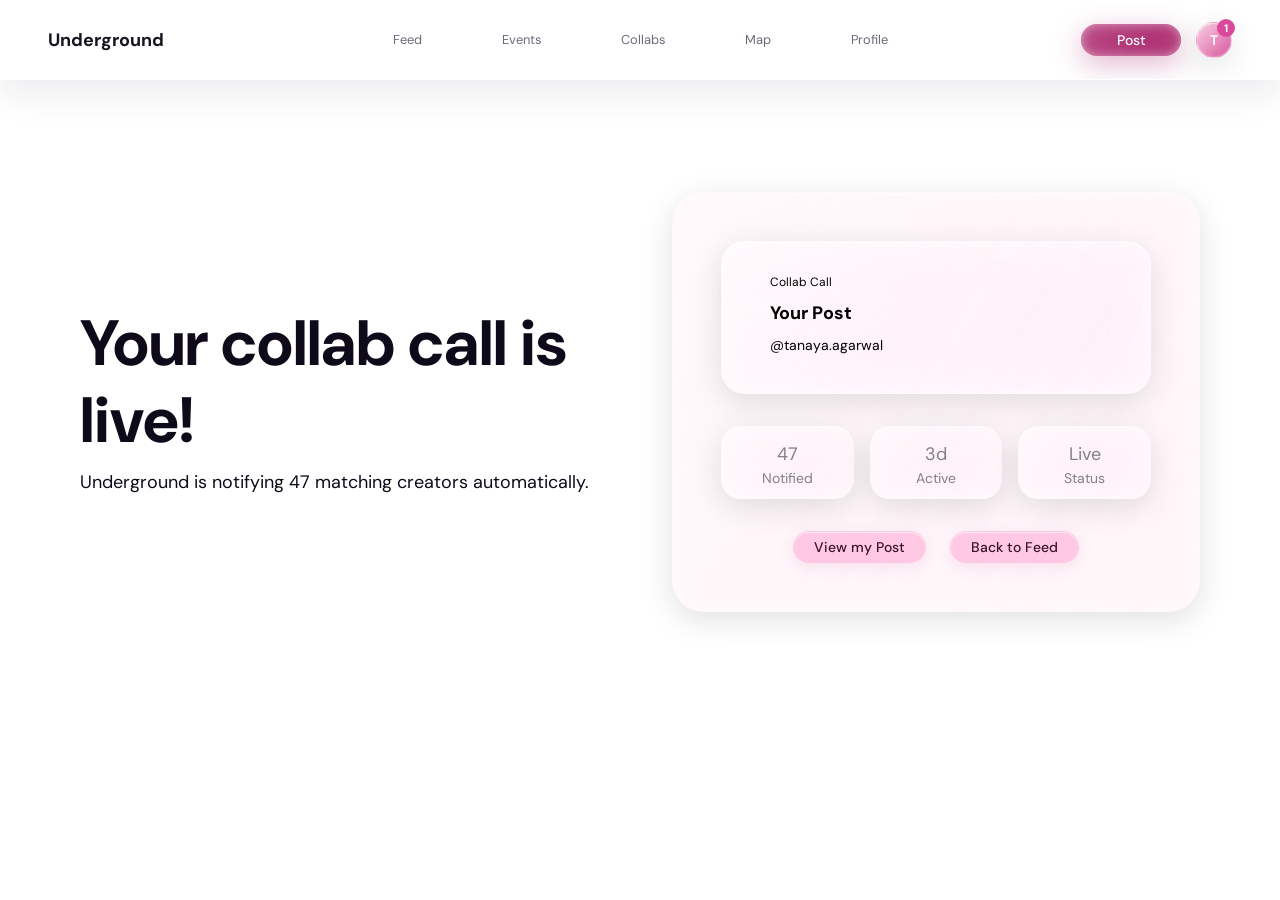
<file: post-success.html>
<!DOCTYPE html>
<html lang="en">
<head>
    <meta charset="UTF-8">
    <meta name="viewport" content="width=device-width, initial-scale=1.0">
    <title>Posted! - Underground</title>
    <link rel="stylesheet" href="styles.css">
    <link rel="stylesheet" href="ds-v2.css">
</head>
<body class="app-page" data-page="post-success">
    <header class="site-header">
        <a class="brand-link" href="index.html">Underground</a>
        <nav class="site-nav">
            <a href="feed.html" class="nav-link">Feed</a>
            <a href="events.html" class="nav-link">Events</a>
            <a href="collabs.html" class="nav-link">Collabs</a>
            <a href="map.html" class="nav-link">Map</a>
            <a href="profile.html" class="nav-link">Profile</a>
        </nav>
        <div class="site-actions">
            <button class="btn-post" type="button">Post</button>
            <a href="messages.html" class="nav-avatar" aria-label="Messages">T</a>
        </div>
    </header>

    <main class="success-page">
        <div class="success-left">
            <h1 class="success-headline" id="successHeadline">Your collab call is live!</h1>
            <p class="success-sub" id="successSub">Underground is notifying 47 matching creators automatically.</p>
        </div>

        <div class="success-card">
            <div class="success-post-preview">
                <span class="success-post-type" id="successType">Collab Call</span>
                <p class="success-post-title" id="successTitle">Your Post</p>
                <p class="success-post-meta" id="successMeta">@tanaya.agarwal</p>
                <p class="success-post-desc" id="successDesc"></p>
            </div>
            <div class="success-stats">
                <div class="success-stat">
                    <span class="success-stat-num">47</span>
                    <span class="success-stat-label">Notified</span>
                </div>
                <div class="success-stat">
                    <span class="success-stat-num">3d</span>
                    <span class="success-stat-label">Active</span>
                </div>
                <div class="success-stat">
                    <span class="success-stat-num">Live</span>
                    <span class="success-stat-label">Status</span>
                </div>
            </div>
            <div class="success-actions">
                <a class="success-btn" id="viewPostBtn" href="feed.html">View my Post</a>
                <a class="success-btn" href="feed.html">Back to Feed</a>
            </div>
        </div>
    </main>

    <script src="post-success.js"></script>
    <script src="ds-init.js" defer></script>
</body>
</html>
</file>
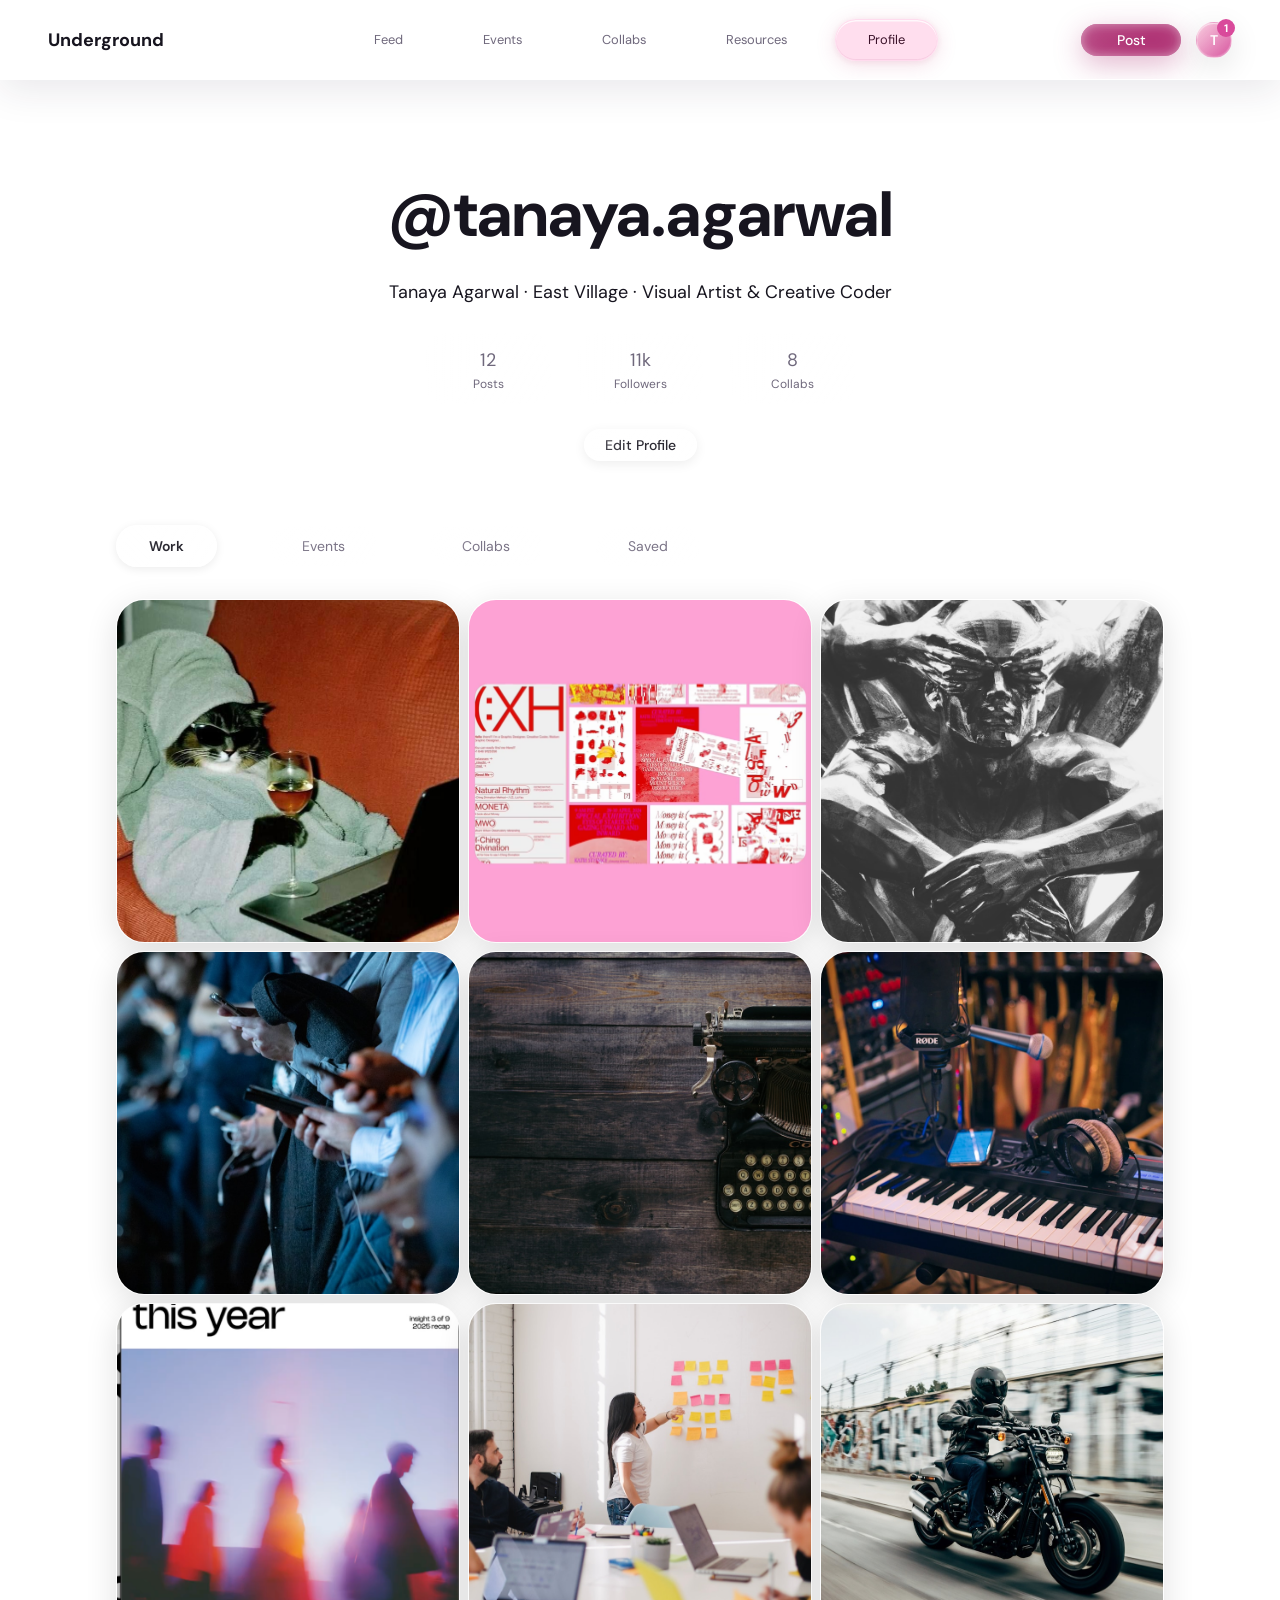
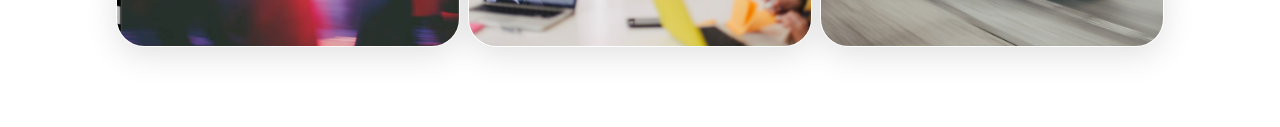
<file: profile.html>
<!DOCTYPE html>
<html lang="en">
<head>
    <meta charset="UTF-8">
    <meta name="viewport" content="width=device-width, initial-scale=1.0">
    <title>Profile - Underground</title>
    <link rel="stylesheet" href="styles.css">
    <link rel="stylesheet" href="ds-v2.css">
</head>
<body class="app-page" data-page="profile">
    <header class="site-header">
        <a class="brand-link" href="index.html">Underground</a>
        <nav class="site-nav">
            <a href="feed.html" class="nav-link">Feed</a>
            <a href="events.html" class="nav-link">Events</a>
            <a href="collabs.html" class="nav-link">Collabs</a>
            <a href="map.html" class="nav-link">Resources</a>
            <a href="profile.html" class="nav-link active">Profile</a>
        </nav>
        <div class="site-actions">
            <button class="btn-post" type="button">Post</button>
            <a href="messages.html" class="nav-avatar" aria-label="Messages">T</a>
        </div>
    </header>

    <main class="page-main">
        <div class="profile-hero">
            <h1 class="profile-username">@tanaya.agarwal</h1>
            <p class="profile-subtitle">Tanaya Agarwal · East Village · Visual Artist &amp; Creative Coder</p>
            <div class="profile-stats">
                <div class="profile-stat-card">
                    <span class="profile-stat-num">12</span>
                    <span class="profile-stat-label">Posts</span>
                </div>
                <div class="profile-stat-card">
                    <span class="profile-stat-num">11k</span>
                    <span class="profile-stat-label">Followers</span>
                </div>
                <div class="profile-stat-card">
                    <span class="profile-stat-num">8</span>
                    <span class="profile-stat-label">Collabs</span>
                </div>
            </div>
            <button class="btn-edit-profile" type="button" id="editProfileBtn">Edit Profile</button>
        </div>

        <div class="filter-row filter-row--profile" data-tab-group>
            <button class="filter-chip active" type="button">Work</button>
            <button class="filter-chip" type="button">Events</button>
            <button class="filter-chip" type="button">Collabs</button>
            <button class="filter-chip" type="button">Saved</button>
        </div>

        <section class="three-grid" aria-label="Profile cards">
            <article class="square-card" data-tags="collabs">
                <div class="square-card-inner">
                    <div class="square-card-face square-card-front">
                        <img src="assets/illustrator-for-brand-identity-of-a-cafe.jpg" alt="Illustrator for Brand Identity of a Cafe">
                    </div>
                    <div class="square-card-face square-card-back">
                        <button class="card-heart" type="button" aria-label="Save card" aria-pressed="false">&#9825;</button>
                        <p class="square-card-category">Collab Call</p>
                        <p class="square-card-title">Illustrator for Brand Identity of a Cafe</p>
                        <p class="square-card-meta">@tanaya.agarwal · East Village · May 1–10</p>
                        <p class="square-card-desc">Looking for an illustrator to help develop brand identity and create a cohesive visual language for a cafe. The goal is to establish a distinctive and memorable aesthetic that reflects the brand's personality, values, and target audience. This will include designing original illustrations, exploring color palettes, typography direction, and potentially contributing to logo concepts or supporting graphic elements. The style should feel consistent across digital platforms, social media, and marketing materials. We're seeking someone with a strong artistic voice, attention to detail, and the ability to translate abstract ideas into compelling visuals. If you have a portfolio that showcases a unique style and a thoughtful approach to visual identity, we'd love to see your work.</p>
                        <div class="square-card-footer"><p class="square-card-stats">Responses</p><button class="square-card-btn" type="button">Edit</button></div>
                    </div>
                </div>
            </article>

            <article class="square-card" data-tags="work">
                <div class="square-card-inner">
                    <div class="square-card-face square-card-front">
                        <img src="assets/generative-poster-set.png" alt="Generative poster set">
                    </div>
                    <div class="square-card-face square-card-back">
                        <button class="card-heart" type="button" aria-label="Save card" aria-pressed="false">&#9825;</button>
                        <p class="square-card-category">Work</p>
                        <p class="square-card-title">Generative poster set</p>
                        <p class="square-card-meta">@tanaya.agarwal · Manhattan</p>
                        <p class="square-card-desc">A series of code-driven posters exploring pacing, grids, and motion-inspired typography.</p>
                        <div class="square-card-footer"><p class="square-card-stats">296 views · 1d ago</p><button class="square-card-btn" type="button">Details</button></div>
                    </div>
                </div>
            </article>

            <article class="square-card" data-tags="work">
                <div class="square-card-inner">
                    <div class="square-card-face square-card-front">
                        <img src="assets/interactive-mural-study.jpg" alt="Interactive mural study">
                    </div>
                    <div class="square-card-face square-card-back">
                        <button class="card-heart" type="button" aria-label="Save card" aria-pressed="false">&#9825;</button>
                        <p class="square-card-category">Work</p>
                        <p class="square-card-title">Interactive mural study</p>
                        <p class="square-card-meta">@tanaya.agarwal · East Village</p>
                        <p class="square-card-desc">A mural system combining painted marks with touch-responsive projection for neighborhood storytelling.</p>
                        <div class="square-card-footer"><p class="square-card-stats">412 views · Updated today</p><button class="square-card-btn" type="button">Details</button></div>
                    </div>
                </div>
            </article>

            <article class="square-card">
                <div class="square-card-inner">
                    <div class="square-card-face square-card-front">
                        <img src="assets/projection-mapping-masterclass.jpg" alt="Projection mapping masterclass workshop">
                    </div>
                    <div class="square-card-face square-card-back">
                        <button class="card-heart" type="button" aria-label="Save card" aria-pressed="false">&#9825;</button>
                        <p class="square-card-category">Saved</p>
                        <p class="square-card-title">Projection mapping masterclass</p>
                        <p class="square-card-meta">@lightlab · Brooklyn</p>
                        <div class="square-card-footer"><p class="square-card-stats">Saved 3h ago</p><button class="square-card-btn" type="button">Details</button></div>
                    </div>
                </div>
            </article>

            <article class="square-card">
                <div class="square-card-inner">
                    <div class="square-card-face square-card-front">
                        <img src="assets/ink-and-code-studies.jpg" alt="Ink and code sketchbook studies">
                    </div>
                    <div class="square-card-face square-card-back">
                        <button class="card-heart" type="button" aria-label="Save card" aria-pressed="false">&#9825;</button>
                        <p class="square-card-category">Work</p>
                        <p class="square-card-title">Ink and code studies</p>
                        <p class="square-card-meta">@tanaya.agarwal · East Village</p>
                        <div class="square-card-footer"><p class="square-card-stats">144 views · 2d ago</p><button class="square-card-btn" type="button">Details</button></div>
                    </div>
                </div>
            </article>

            <article class="square-card">
                <div class="square-card-inner">
                    <div class="square-card-face square-card-front">
                        <img src="assets/looking-for-sound-artist.jpg" alt="Sound artist with synthesizer">
                    </div>
                    <div class="square-card-face square-card-back">
                        <button class="card-heart" type="button" aria-label="Save card" aria-pressed="false">&#9825;</button>
                        <p class="square-card-category">Collab</p>
                        <p class="square-card-title">Looking for sound artist</p>
                        <p class="square-card-meta">@tanaya.agarwal · Manhattan</p>
                        <div class="square-card-footer"><p class="square-card-stats">8 responses · 5h ago</p><button class="square-card-btn" type="button">Details</button></div>
                    </div>
                </div>
            </article>

            <article class="square-card">
                <div class="square-card-inner">
                    <div class="square-card-face square-card-front">
                        <img src="assets/motion-poster-archive.png" alt="Motion poster archive">
                    </div>
                    <div class="square-card-face square-card-back">
                        <button class="card-heart" type="button" aria-label="Save card" aria-pressed="false">&#9825;</button>
                        <p class="square-card-category">Work</p>
                        <p class="square-card-title">Motion poster archive</p>
                        <p class="square-card-meta">@tanaya.agarwal · NYC</p>
                        <div class="square-card-footer"><p class="square-card-stats">522 views · 1w ago</p><button class="square-card-btn" type="button">Details</button></div>
                    </div>
                </div>
            </article>

            <article class="square-card">
                <div class="square-card-inner">
                    <div class="square-card-face square-card-front">
                        <img src="assets/crit-session-maya-lee.jpg" alt="Critique session discussion">
                    </div>
                    <div class="square-card-face square-card-back">
                        <button class="card-heart" type="button" aria-label="Save card" aria-pressed="false">&#9825;</button>
                        <p class="square-card-category">Saved</p>
                        <p class="square-card-title">Crit session with Maya Lee</p>
                        <p class="square-card-meta">@creativecircle · Online</p>
                        <div class="square-card-footer"><p class="square-card-stats">Booked for Sunday</p><button class="square-card-btn" type="button">Details</button></div>
                    </div>
                </div>
            </article>

            <article class="square-card">
                <div class="square-card-inner">
                    <div class="square-card-face square-card-front">
                        <img src="assets/downtown-night-projection.jpg" alt="Downtown night projection installation">
                    </div>
                    <div class="square-card-face square-card-back">
                        <button class="card-heart" type="button" aria-label="Save card" aria-pressed="false">&#9825;</button>
                        <p class="square-card-category">Event</p>
                        <p class="square-card-title">Downtown night projection</p>
                        <p class="square-card-meta">@tanaya.agarwal · SoHo</p>
                        <div class="square-card-footer"><p class="square-card-stats">Sat · 9pm</p><button class="square-card-btn" type="button">Details</button></div>
                    </div>
                </div>
            </article>
        </section>
    </main>

    <!-- Profile card overlay -->
    <div class="feed-overlay" id="feedOverlay" role="dialog" aria-modal="true" aria-label="Card detail">
        <div class="feed-modal" id="feedModal">
            <div class="feed-modal-media"></div>
            <button class="feed-modal-heart" type="button" aria-label="Save" aria-pressed="false">&#9825;</button>
            <p class="feed-modal-category" id="modalCategory"></p>
            <p class="feed-modal-title" id="modalTitle"></p>
            <p class="feed-modal-meta" id="modalMeta"></p>
            <p class="feed-modal-desc" id="modalDesc">Description</p>
            <div class="feed-modal-footer"><p class="feed-modal-stats" id="modalStats"></p><button class="feed-modal-rsvp" type="button">Respond</button></div>
            <div class="feed-modal-connect" hidden>
                <button class="connect-back" type="button">← Back</button>
                <div class="connect-poster-card">
                    <div class="connect-avatar"><span class="connect-avatar-letter"></span></div>
                    <p class="connect-poster-handle"></p>
                </div>
                <p class="connect-heading">Connect with the poster</p>
                <div class="connect-actions">
                    <button class="connect-action" type="button">Send a message</button>
                    <button class="connect-action" type="button">View profile</button>
                    <button class="connect-action connect-action--follow" type="button">Follow</button>
                </div>
            </div>
        </div>
    </div>

    <!-- Edit Profile Modal -->
    <div class="edit-profile-overlay" id="editProfileOverlay" role="dialog" aria-modal="true" aria-label="Edit profile">
        <div class="edit-profile-modal" id="editProfileModal">
            <button class="edit-profile-close" id="editProfileClose" type="button" aria-label="Close">&#10005;</button>
            <h2 class="edit-profile-heading">Edit Profile</h2>
            <form class="edit-profile-form" id="editProfileForm">
                <div class="edit-profile-fields">
                    <label class="edit-profile-field">
                        <span>Name</span>
                        <input class="edit-profile-input" name="name" type="text" value="Tanaya Agarwal">
                    </label>
                    <label class="edit-profile-field">
                        <span>Username</span>
                        <input class="edit-profile-input" name="username" type="text" value="@tanaya.agarwal">
                    </label>
                    <label class="edit-profile-field">
                        <span>Location</span>
                        <input class="edit-profile-input" name="location" type="text" value="East Village, New York">
                    </label>
                    <label class="edit-profile-field">
                        <span>Role</span>
                        <input class="edit-profile-input" name="role" type="text" value="Visual Artist &amp; Creative Coder">
                    </label>
                    <label class="edit-profile-field edit-profile-field--full">
                        <span>Bio</span>
                        <textarea class="edit-profile-textarea" name="bio" placeholder="Tell people about your work…">Making code-driven visual work and interactive installations at the intersection of technology and public space.</textarea>
                    </label>
                    <label class="edit-profile-field">
                        <span>Website</span>
                        <input class="edit-profile-input" name="website" type="url" placeholder="https://yoursite.com">
                    </label>
                    <label class="edit-profile-field">
                        <span>Email</span>
                        <input class="edit-profile-input" name="email" type="email" value="tanaya1185@gmail.com">
                    </label>
                </div>
                <div class="edit-profile-footer">
                    <button class="edit-profile-cancel" type="button" id="editProfileCancel">Cancel</button>
                    <button class="edit-profile-save" type="submit">Save Changes</button>
                </div>
            </form>
        </div>
    </div>

    <!-- Posts Grid Modal (opened from card Details button on profile) -->
    <div class="profile-posts-overlay" id="profilePostsOverlay" role="dialog" aria-modal="true" aria-label="All posts">
        <div class="profile-posts-modal" id="profilePostsModal">
            <button class="profile-posts-close" id="profilePostsClose" type="button" aria-label="Close">&#10005;</button>
            <h2 class="profile-posts-heading">Posts</h2>
            <div class="profile-posts-grid" id="profilePostsGrid"></div>
        </div>
    </div>

    <style>
        /* Edit form overlays the right column — same position as .feed-modal-connect */
        .post-edit-form {
            position: absolute;
            top: 80px;
            left: 452px;
            right: 36px;
            bottom: 36px;
            display: flex;
            flex-direction: column;
            gap: 10px;
            z-index: 2;
        }
        .post-edit-form[hidden] { display: none; }
        .post-edit-fields {
            flex: 1;
            display: flex;
            flex-direction: column;
            gap: 8px;
            overflow-y: auto;
        }
        .post-edit-footer {
            display: flex;
            justify-content: space-between;
            align-items: center;
            gap: 8px;
            padding-top: 4px;
        }
        /* When editing, hide the view-mode text and the Edit button */
        .feed-modal.is-editing :is(
            .feed-modal-category,
            .feed-modal-title,
            .feed-modal-meta,
            .feed-modal-desc,
            .feed-modal-stats,
            .feed-modal-rsvp
        ) {
            opacity: 0;
            visibility: hidden;
            pointer-events: none;
        }
    </style>
    <script src="shared-ui.js"></script>
    <script>
    (() => {
        // --- Post Edit (modal action button) ---
        const feedOverlay = document.getElementById('feedOverlay');
        if (feedOverlay) {
            const oldRsvpBtn = feedOverlay.querySelector('.feed-modal-rsvp');
            if (oldRsvpBtn) {
                // Clone to strip shared-ui.js listeners, set label to Edit
                const editPostBtn = oldRsvpBtn.cloneNode(true);
                editPostBtn.textContent = 'Edit';
                oldRsvpBtn.replaceWith(editPostBtn);

                const feedModal       = document.getElementById('feedModal');
                const connectPanel    = feedOverlay.querySelector('.feed-modal-connect');
                const modalTitleEl    = document.getElementById('modalTitle');
                const modalDescEl     = document.getElementById('modalDesc');
                const modalCategoryEl = document.getElementById('modalCategory');
                const modalMetaEl     = document.getElementById('modalMeta');

                // Build edit form — appended inside feedModal so it can be absolutely positioned
                const postEditForm = document.createElement('form');
                postEditForm.className = 'post-edit-form';
                postEditForm.hidden = true;
                postEditForm.innerHTML = `
                    <div class="post-edit-fields">
                        <label class="connect-rsvp-field">
                            <span>Title</span>
                            <input class="connect-rsvp-input" name="title" type="text" required>
                        </label>
                        <label class="connect-rsvp-field">
                            <span>Category</span>
                            <input class="connect-rsvp-input" name="category" type="text">
                        </label>
                        <label class="connect-rsvp-field">
                            <span>Location</span>
                            <input class="connect-rsvp-input" name="meta" type="text">
                        </label>
                        <label class="connect-rsvp-field">
                            <span>Description</span>
                            <textarea class="connect-rsvp-textarea" name="desc" rows="4"></textarea>
                        </label>
                    </div>
                    <div class="post-edit-footer">
                        <button class="edit-profile-cancel post-edit-cancel" type="button">Cancel</button>
                        <button class="connect-rsvp-submit" type="submit">Save Changes</button>
                    </div>
                `;
                feedModal.appendChild(postEditForm);

                let currentCard = null;

                // When overlay opens reset edit state and track the source card
                const mo = new MutationObserver(() => {
                    if (!feedOverlay.classList.contains('is-open')) return;
                    const t = modalTitleEl ? modalTitleEl.textContent : '';
                    currentCard = t
                        ? [...document.querySelectorAll('.three-grid .square-card')].find(
                            c => c.querySelector('.square-card-title')?.textContent === t
                          ) || null
                        : null;
                    feedModal.classList.remove('is-editing');
                    postEditForm.hidden = true;
                });
                mo.observe(feedOverlay, { attributes: true, attributeFilter: ['class'] });

                function openPostEdit() {
                    if (modalTitleEl)    postEditForm.elements.title.value    = modalTitleEl.textContent;
                    if (modalCategoryEl) postEditForm.elements.category.value = modalCategoryEl.textContent;
                    if (modalMetaEl)     postEditForm.elements.meta.value     = modalMetaEl.textContent;
                    if (modalDescEl)     postEditForm.elements.desc.value     = modalDescEl.textContent;
                    if (connectPanel)    connectPanel.hidden = true;
                    feedModal.classList.add('is-editing');
                    postEditForm.hidden = false;
                }

                function closePostEdit() {
                    feedModal.classList.remove('is-editing');
                    postEditForm.hidden = true;
                }

                editPostBtn.addEventListener('click', openPostEdit);
                postEditForm.querySelector('.post-edit-cancel').addEventListener('click', closePostEdit);

                postEditForm.addEventListener('submit', (e) => {
                    e.preventDefault();
                    const newTitle    = postEditForm.elements.title.value.trim();
                    const newCategory = postEditForm.elements.category.value.trim();
                    const newMeta     = postEditForm.elements.meta.value.trim();
                    const newDesc     = postEditForm.elements.desc.value.trim();

                    if (modalTitleEl    && newTitle)    modalTitleEl.textContent    = newTitle;
                    if (modalCategoryEl && newCategory) modalCategoryEl.textContent = newCategory;
                    if (modalMetaEl     && newMeta)     modalMetaEl.textContent     = newMeta;
                    if (modalDescEl)                    modalDescEl.textContent     = newDesc;

                    if (currentCard) {
                        const ct = currentCard.querySelector('.square-card-title');
                        const cc = currentCard.querySelector('.square-card-category');
                        const cm = currentCard.querySelector('.square-card-meta');
                        const cd = currentCard.querySelector('.square-card-desc');
                        if (ct && newTitle)    ct.textContent = newTitle;
                        if (cc && newCategory) cc.textContent = newCategory;
                        if (cm && newMeta)     cm.textContent = newMeta;
                        if (cd)                cd.textContent = newDesc;
                    }

                    closePostEdit();
                });
            }
        }

        // --- Edit Profile Modal ---
        const editBtn    = document.getElementById('editProfileBtn');
        const editOverlay = document.getElementById('editProfileOverlay');
        const editModal  = document.getElementById('editProfileModal');
        const editClose  = document.getElementById('editProfileClose');
        const editCancel = document.getElementById('editProfileCancel');
        const editForm   = document.getElementById('editProfileForm');

        function openEdit() {
            editOverlay.classList.add('is-open');
            document.body.style.overflow = 'hidden';
        }
        function closeEdit() {
            editOverlay.classList.remove('is-open');
            document.body.style.overflow = '';
        }

        editBtn.addEventListener('click', openEdit);
        editClose.addEventListener('click', closeEdit);
        editCancel.addEventListener('click', closeEdit);
        editOverlay.addEventListener('click', (e) => { if (!editModal.contains(e.target)) closeEdit(); });
        document.addEventListener('keydown', (e) => { if (e.key === 'Escape' && editOverlay.classList.contains('is-open')) closeEdit(); });

        editForm.addEventListener('submit', (e) => {
            e.preventDefault();
            closeEdit();
        });

        // --- Posts Grid Modal ---
        const postsOverlay = document.getElementById('profilePostsOverlay');
        const postsModal   = document.getElementById('profilePostsModal');
        const postsClose   = document.getElementById('profilePostsClose');
        const postsGrid    = document.getElementById('profilePostsGrid');

        // Mirror all profile cards into the posts grid modal
        function buildPostsGrid() {
            if (postsGrid.children.length > 0) return; // already built
            const cards = document.querySelectorAll('.three-grid .square-card');
            cards.forEach(card => {
                const front = card.querySelector('.square-card-front');
                const title = card.querySelector('.square-card-title');
                const cat   = card.querySelector('.square-card-category');

                const thumb = document.createElement('div');
                thumb.className = 'posts-grid-thumb';

                const img = front ? front.querySelector('img') : null;
                if (img) {
                    const i = document.createElement('img');
                    i.src = img.src;
                    i.alt = img.alt;
                    thumb.appendChild(i);
                } else {
                    const label = document.createElement('span');
                    label.textContent = front ? front.textContent.trim() : '';
                    thumb.appendChild(label);
                }

                const overlay = document.createElement('div');
                overlay.className = 'posts-grid-thumb-overlay';
                overlay.innerHTML = `<p class="posts-grid-thumb-title">${title ? title.textContent : ''}</p><p class="posts-grid-thumb-cat">${cat ? cat.textContent : ''}</p>`;
                thumb.appendChild(overlay);

                postsGrid.appendChild(thumb);
            });
        }

        // Wire "Details" / "Edit" buttons on the profile to open the posts modal (not the full feed modal)
        // Actually the profile page already has the full card detail modal via shared-ui.js;
        // the posts grid modal is opened via the profile page header area or can be linked.
        // Per the design brief: the "posts" tab opens in a modal matching the profile grid.
        // We wire the Posts stat card click to open it.
        const postsStat = document.querySelector('.profile-stat-card:first-child');
        if (postsStat) {
            postsStat.style.cursor = 'pointer';
            postsStat.addEventListener('click', () => {
                buildPostsGrid();
                postsOverlay.classList.add('is-open');
                document.body.style.overflow = 'hidden';
            });
        }

        function closePostsModal() {
            postsOverlay.classList.remove('is-open');
            document.body.style.overflow = '';
        }

        postsClose.addEventListener('click', closePostsModal);
        postsOverlay.addEventListener('click', (e) => { if (!postsModal.contains(e.target)) closePostsModal(); });
        document.addEventListener('keydown', (e) => { if (e.key === 'Escape' && postsOverlay.classList.contains('is-open')) closePostsModal(); });
    })();
    </script>
    <script src="ds-init.js" defer></script>
</body>
</html>
</file>
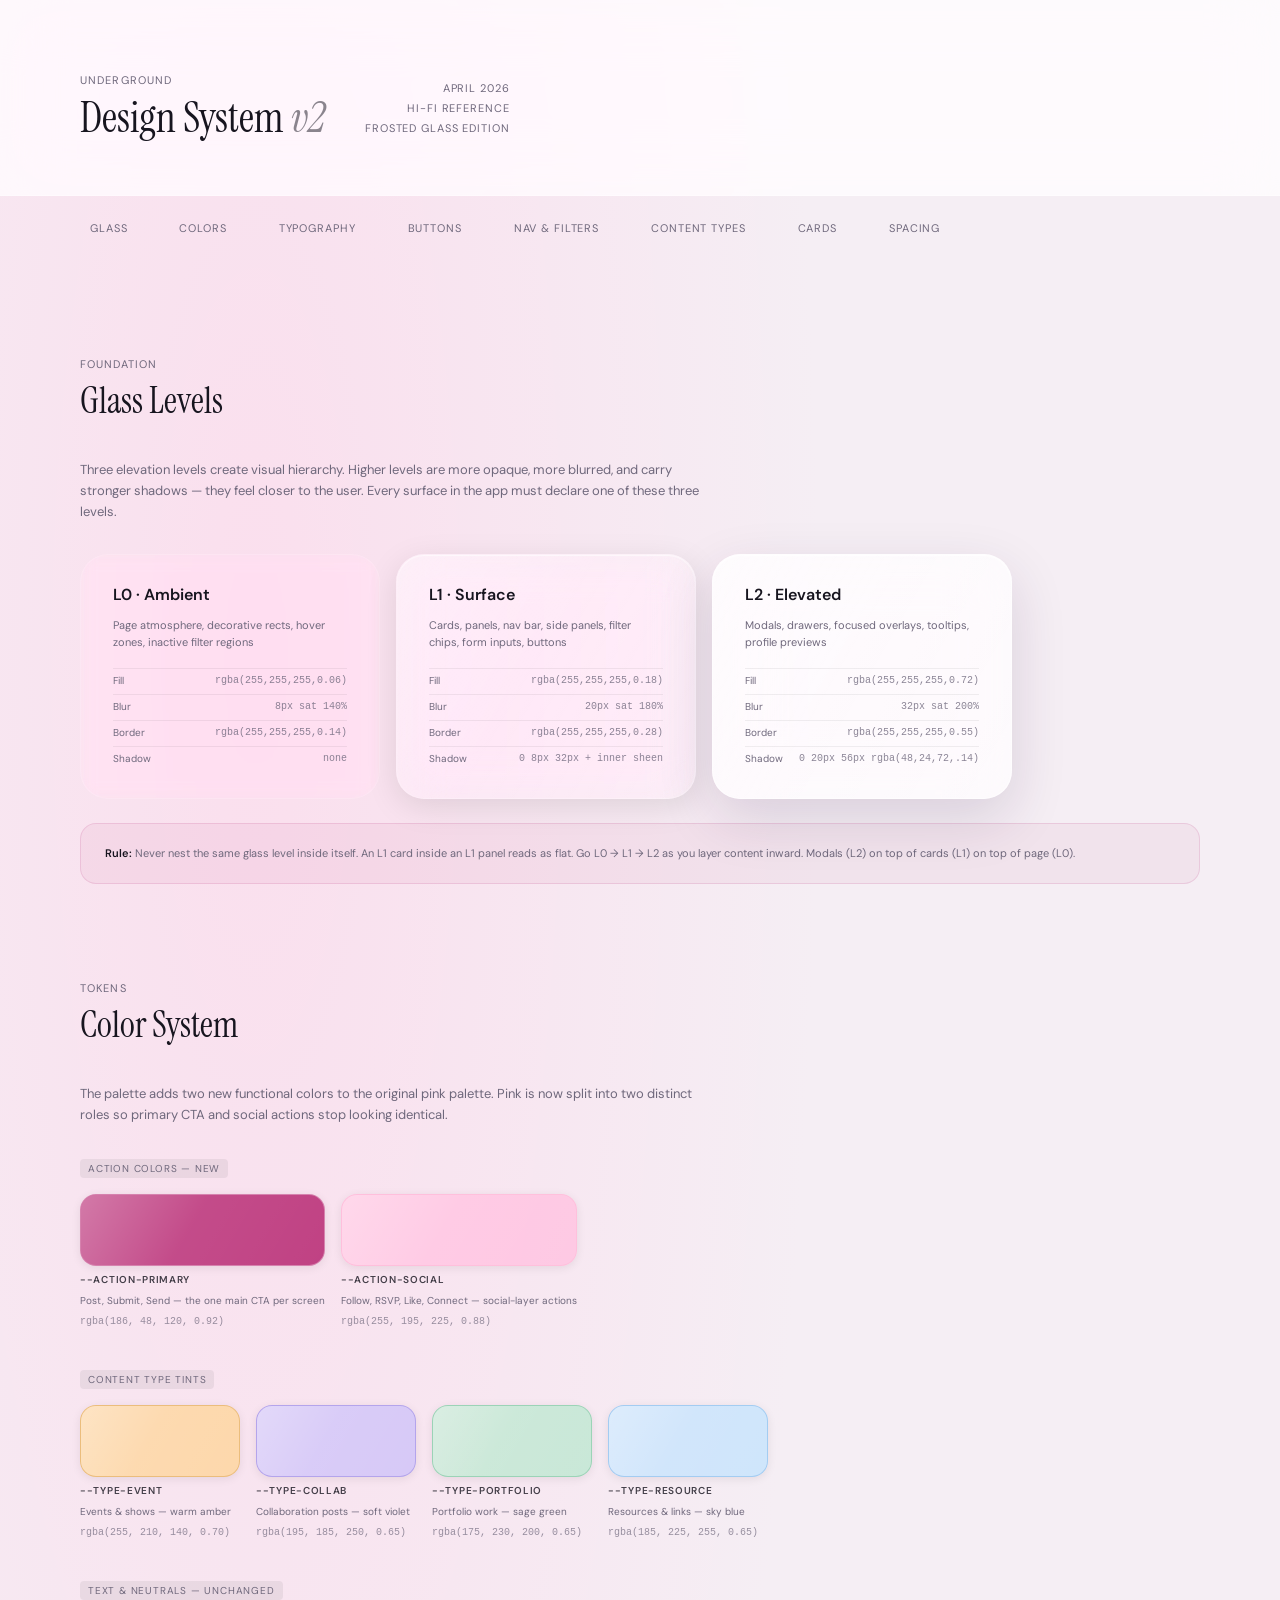
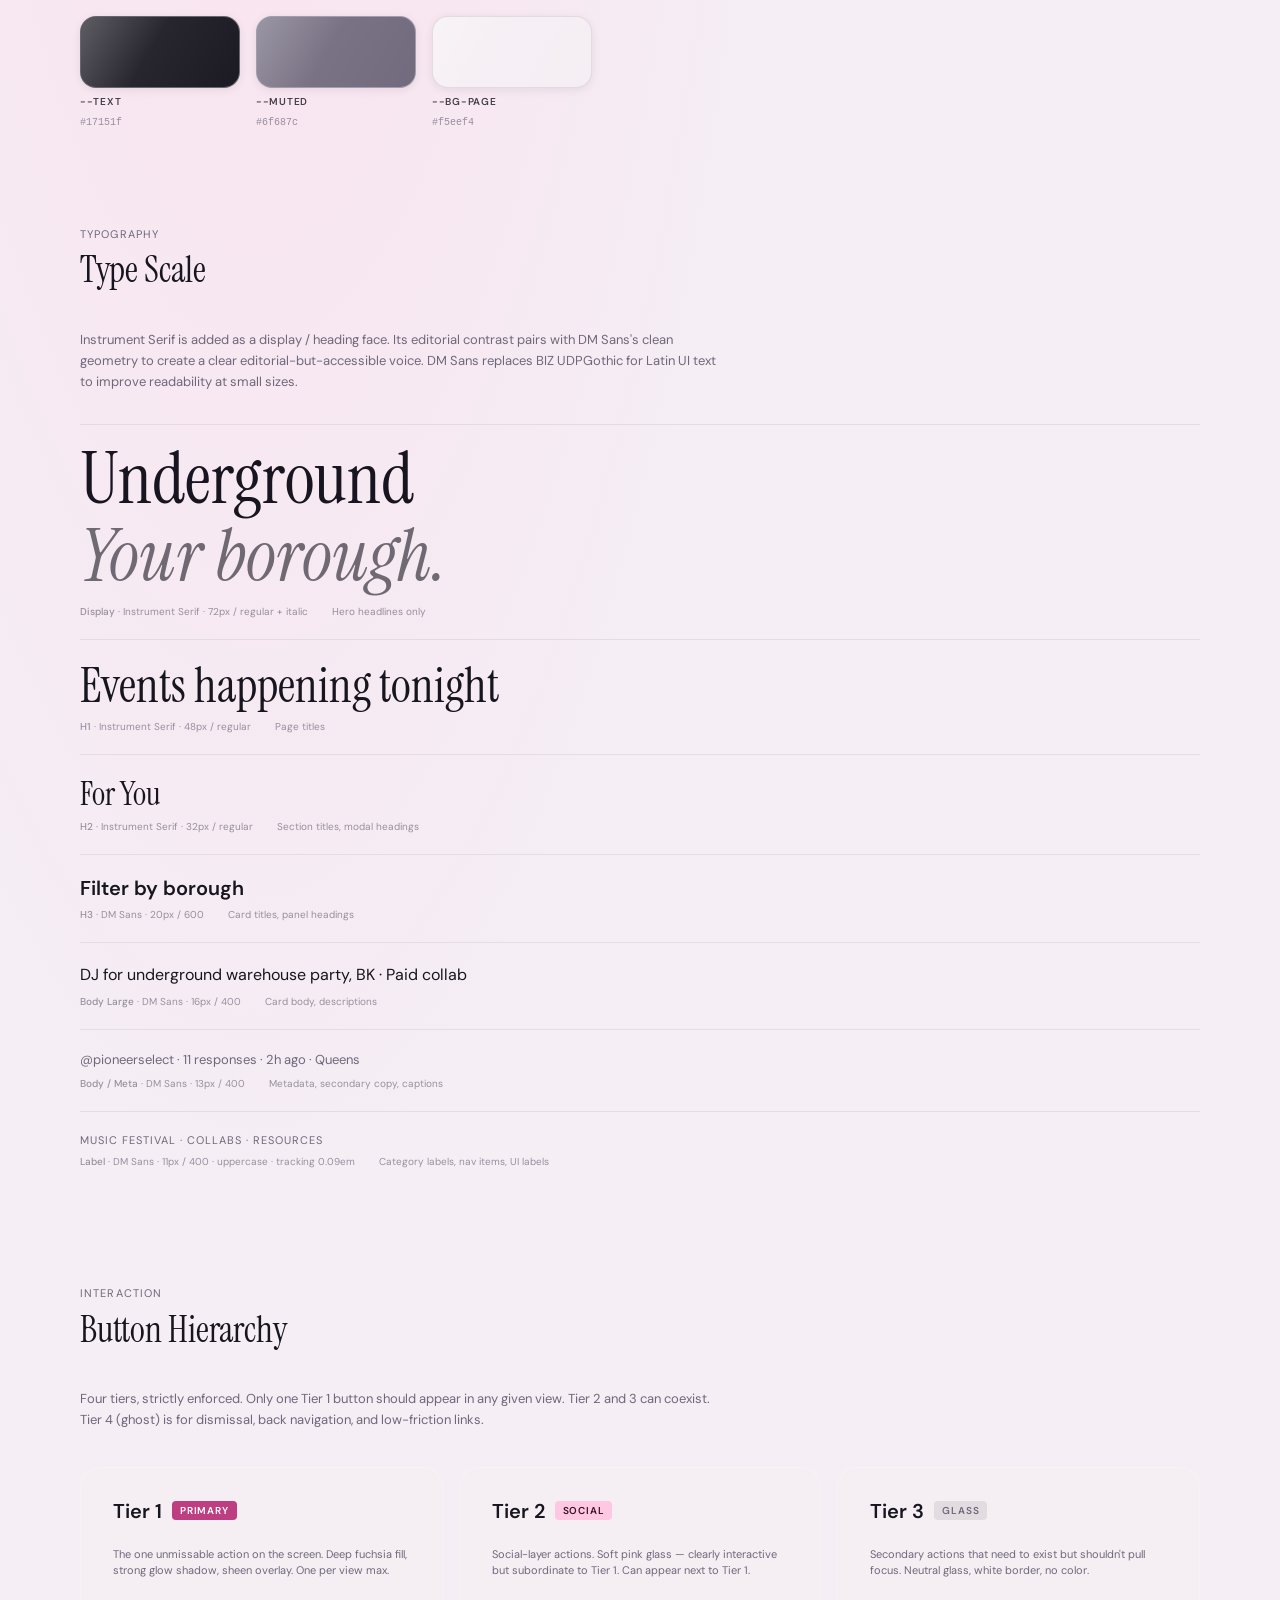
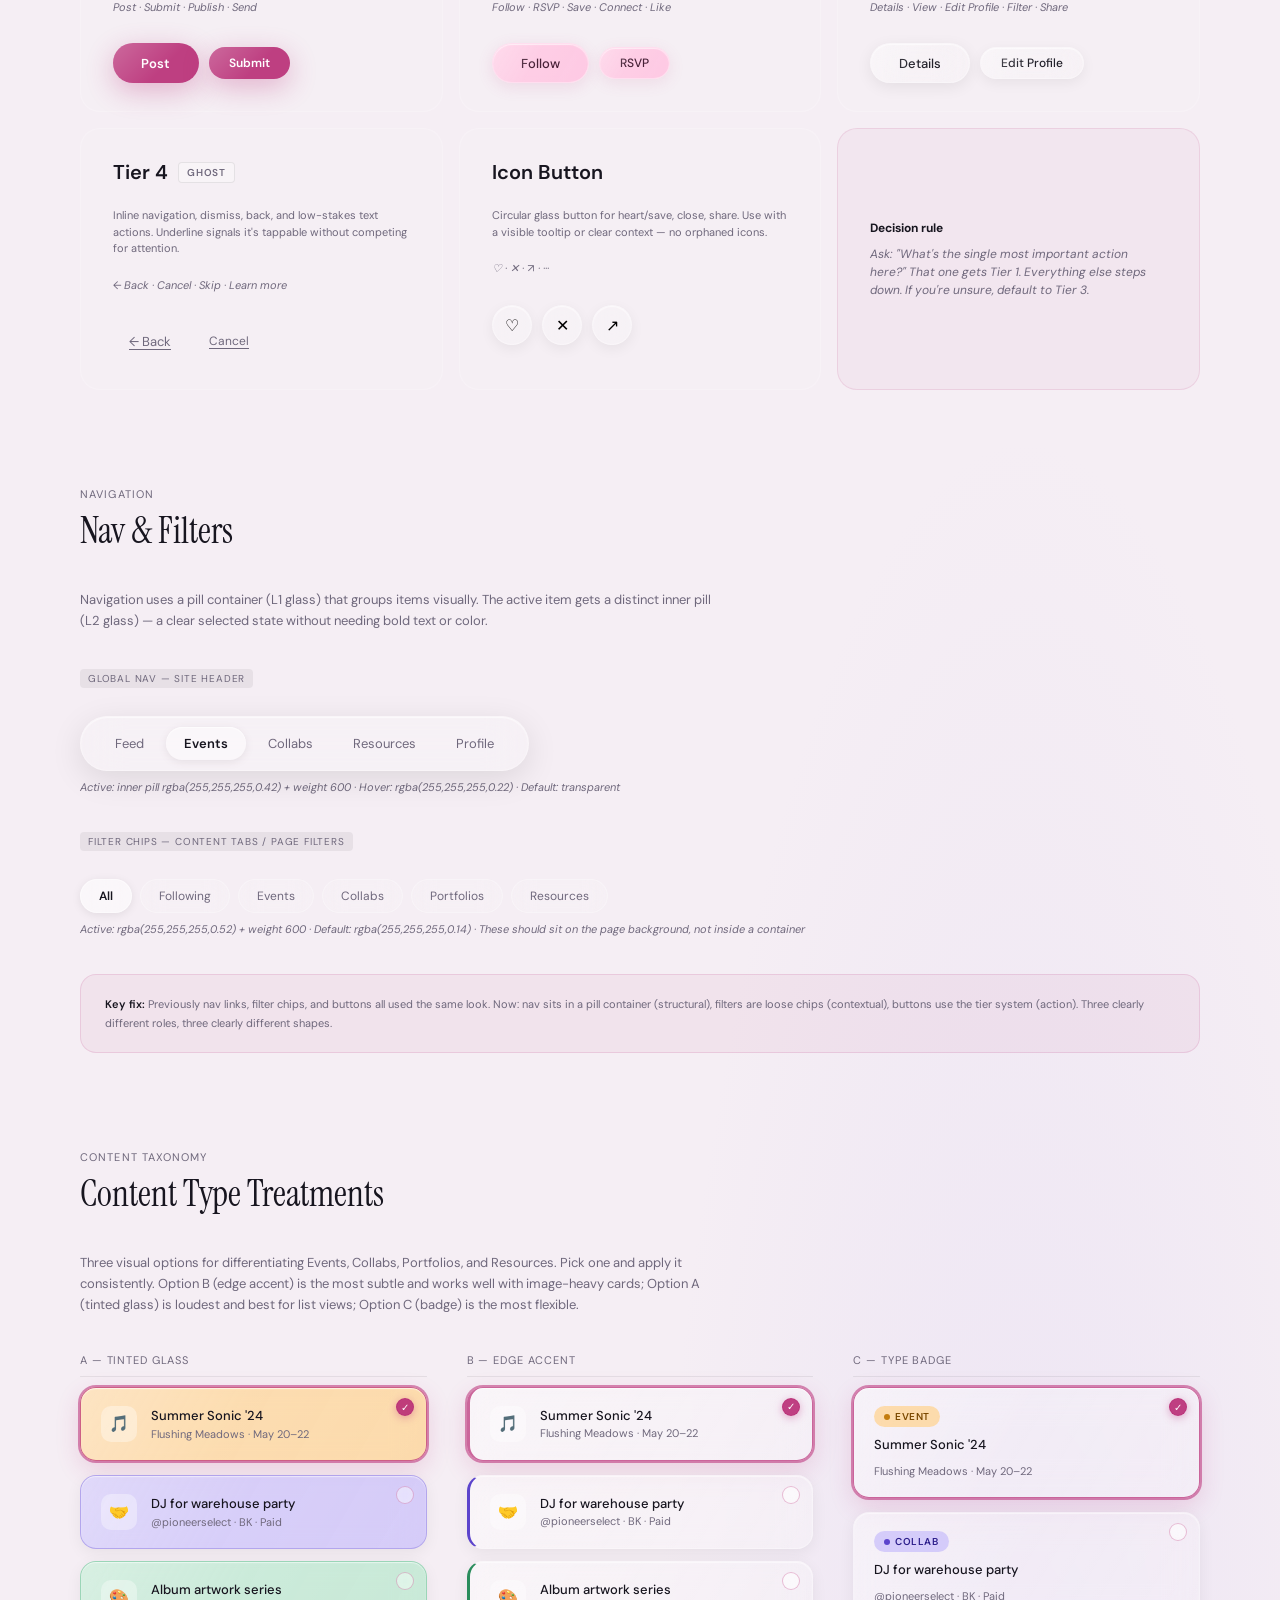
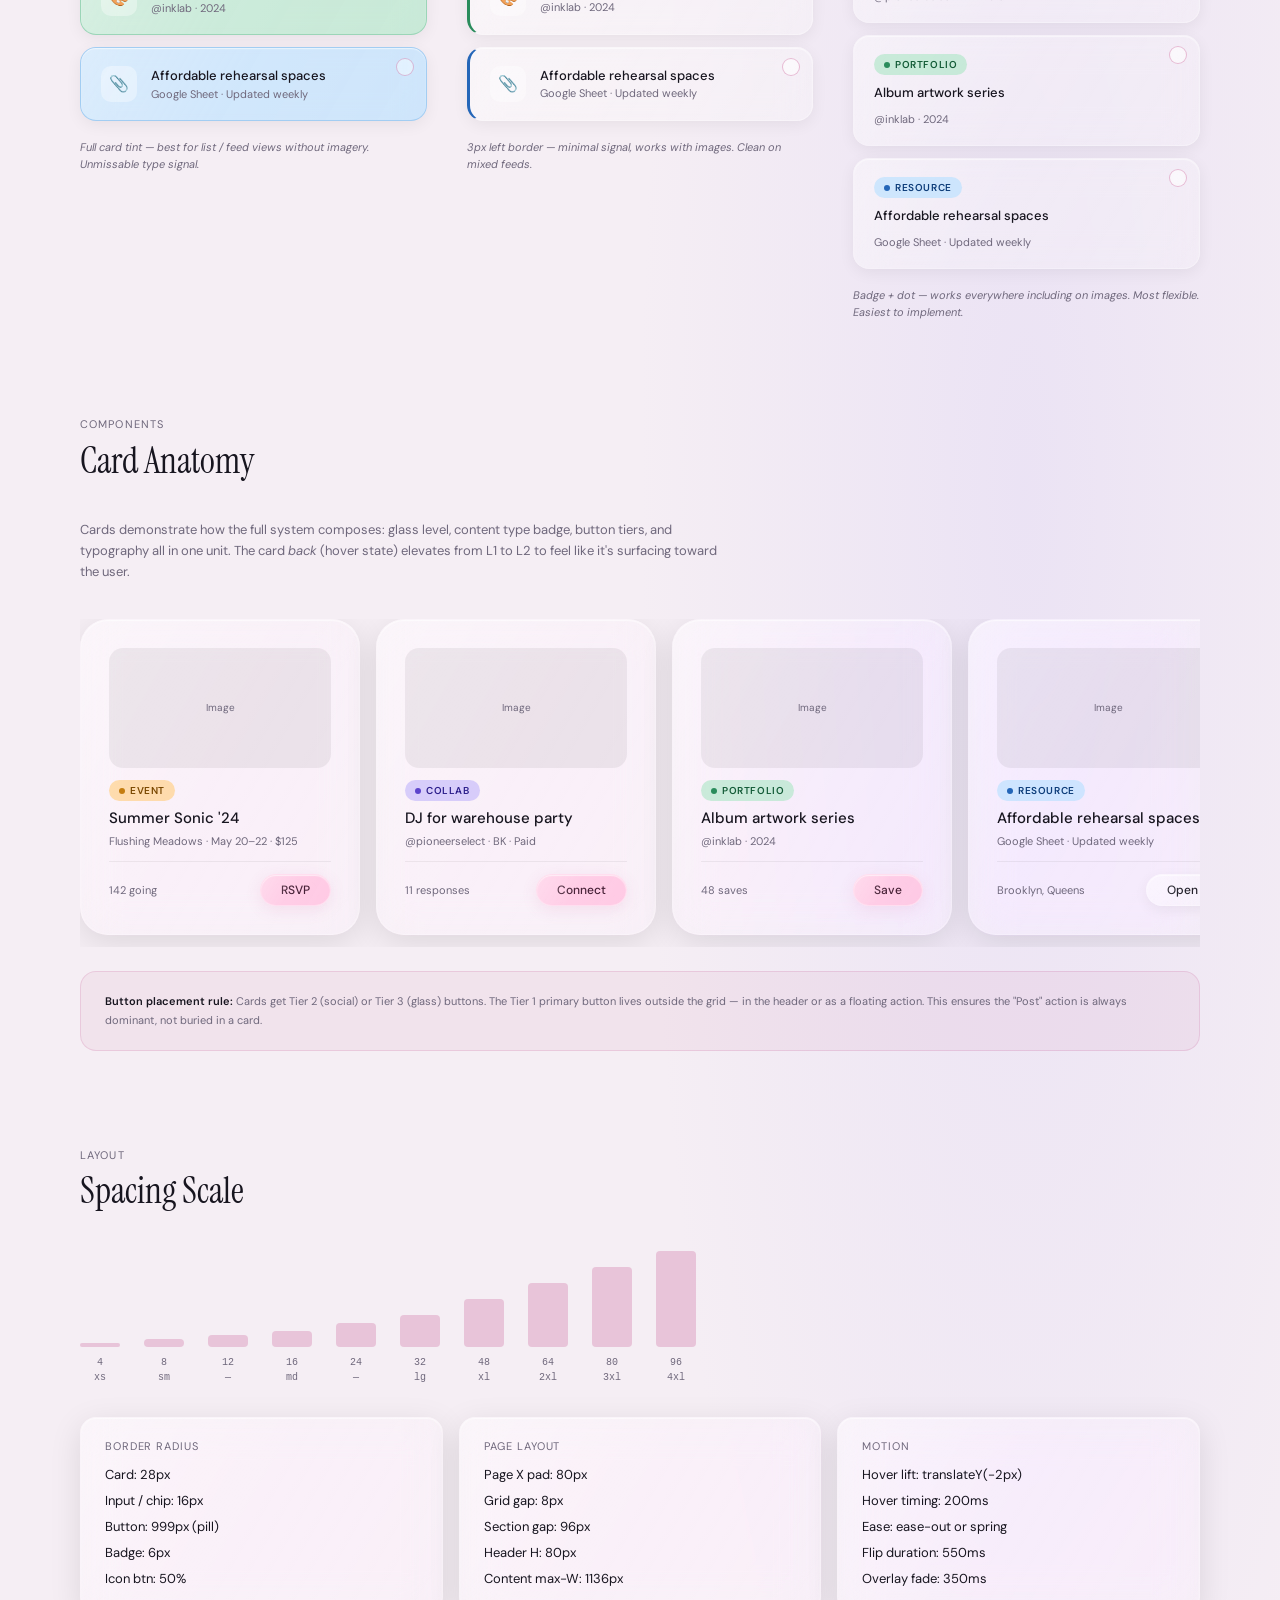
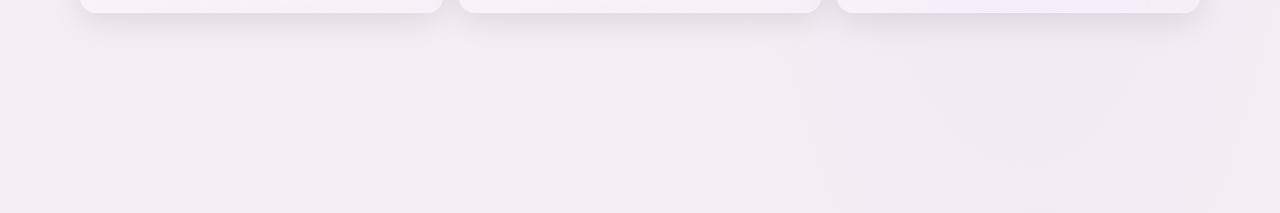
<file: Underground Design System.html>
<!DOCTYPE html>
<html lang="en">
<head>
<meta charset="UTF-8">
<meta name="viewport" content="width=device-width, initial-scale=1.0">
<title>Underground — Design System</title>
<link rel="preconnect" href="https://fonts.googleapis.com">
<link rel="preconnect" href="https://fonts.gstatic.com" crossorigin>
<link href="https://fonts.googleapis.com/css2?family=Instrument+Serif:ital@0;1&family=DM+Sans:wght@300;400;500;600;700&display=swap" rel="stylesheet">
<style>
  /* ─── TOKENS ─────────────────────────────────────────── */
  :root {
    /* Background / scene */
    --bg-page: #f5eef4;
    --bg-gradient: radial-gradient(ellipse 80% 60% at 20% 10%, rgba(255,210,232,0.55) 0%, transparent 55%),
                   radial-gradient(ellipse 60% 50% at 80% 80%, rgba(220,210,245,0.40) 0%, transparent 50%),
                   #f5eef4;

    /* ── GLASS LEVELS ── */
    --glass-0-bg:      rgba(255,255,255,0.06);
    --glass-0-border:  rgba(255,255,255,0.14);
    --glass-0-blur:    blur(8px) saturate(140%);
    --glass-0-shadow:  none;

    --glass-1-bg:      rgba(255,255,255,0.18);
    --glass-1-border:  rgba(255,255,255,0.28);
    --glass-1-blur:    blur(20px) saturate(180%);
    --glass-1-shadow:  0 8px 32px rgba(0,0,0,0.10), inset 0 1px 1px rgba(255,255,255,0.62);

    --glass-2-bg:      rgba(255,255,255,0.72);
    --glass-2-border:  rgba(255,255,255,0.55);
    --glass-2-blur:    blur(32px) saturate(200%);
    --glass-2-shadow:  0 20px 56px rgba(48,24,72,0.14), inset 0 1px 1px rgba(255,255,255,0.80);

    --sheen: linear-gradient(120deg, rgba(255,255,255,0.62) 0%, rgba(255,255,255,0.14) 45%, rgba(255,255,255,0.04) 100%);

    /* ── SEMANTIC COLORS ── */
    /* Primary action — "do the main thing" (Post, Submit, Send) */
    --action-primary:      rgba(186, 48, 120, 0.92);
    --action-primary-text: #fff;
    --action-primary-glow: 0 8px 28px rgba(186,48,120,0.32);

    /* Social action — follow, like, RSVP, connect */
    --action-social:       rgba(255, 195, 225, 0.88);
    --action-social-text:  #3a1229;

    /* Content type tints */
    --type-event:      rgba(255, 210, 140, 0.70);   /* amber */
    --type-collab:     rgba(195, 185, 250, 0.65);   /* violet */
    --type-portfolio:  rgba(175, 230, 200, 0.65);   /* sage */
    --type-resource:   rgba(185, 225, 255, 0.65);   /* sky */

    --type-event-border:     rgba(200, 140, 40, 0.35);
    --type-collab-border:    rgba(100, 80, 210, 0.30);
    --type-portfolio-border: rgba(40, 160, 100, 0.28);
    --type-resource-border:  rgba(50, 140, 220, 0.28);

    --type-event-dot:      #c47d10;
    --type-collab-dot:     #5c44cc;
    --type-portfolio-dot:  #2a8c5c;
    --type-resource-dot:   #2466b8;

    /* Text */
    --text:  #17151f;
    --muted: #6f687c;

    /* ── TYPOGRAPHY ── */
    --font-display: 'Instrument Serif', Georgia, serif;
    --font-ui:      'DM Sans', 'BIZ UDPGothic', sans-serif;

    --size-display:  72px;
    --size-h1:       48px;
    --size-h2:       32px;
    --size-h3:       20px;
    --size-body-lg:  16px;
    --size-body:     13px;
    --size-label:    11px;

    /* ── RADIUS ── */
    --r-card:   28px;
    --r-chip:   999px;
    --r-input:  16px;
    --r-badge:  6px;

    /* ── MOTION ── */
    --ease-spring: cubic-bezier(0.34,1.56,0.64,1);
    --ease-out:    cubic-bezier(0.22,1,0.36,1);
  }

  * { margin: 0; padding: 0; box-sizing: border-box; }

  body {
    font-family: var(--font-ui);
    font-size: var(--size-body);
    color: var(--text);
    background: var(--bg-gradient);
    min-height: 100vh;
    padding: 0 0 120px;
    line-height: 1.5;
    -webkit-font-smoothing: antialiased;
  }

  /* ─── DOC LAYOUT ─────────────────────────────────────── */
  .ds-header {
    padding: 72px 80px 56px;
    border-bottom: 1px solid rgba(255,255,255,0.3);
    background: var(--glass-2-bg);
    backdrop-filter: var(--glass-2-blur);
    -webkit-backdrop-filter: var(--glass-2-blur);
    position: sticky;
    top: 0;
    z-index: 50;
    display: flex;
    align-items: flex-end;
    gap: 40px;
    flex-wrap: wrap;
  }

  .ds-header-title {
    font-family: var(--font-display);
    font-size: 42px;
    line-height: 1;
    font-weight: 400;
    flex: 1;
  }
  .ds-header-title em { font-style: italic; opacity: 0.5; }

  .ds-header-meta {
    font-size: var(--size-label);
    color: var(--muted);
    text-transform: uppercase;
    letter-spacing: 0.08em;
    line-height: 1.8;
    text-align: right;
  }

  .ds-toc {
    display: flex;
    gap: 32px;
    padding: 0 80px;
    margin: 0;
    background: transparent;
    position: sticky;
    top: 120px;
    z-index: 40;
    padding-top: 20px;
    padding-bottom: 20px;
    flex-wrap: wrap;
  }

  .ds-toc a {
    font-size: var(--size-label);
    text-transform: uppercase;
    letter-spacing: 0.08em;
    color: var(--muted);
    text-decoration: none;
    transition: color 0.15s;
    padding: 4px 10px;
    border-radius: 999px;
  }
  .ds-toc a:hover { color: var(--text); background: rgba(255,255,255,0.22); }

  .ds-content {
    padding: 0 80px;
    max-width: 1400px;
    margin: 0 auto;
  }

  .ds-section {
    margin-top: 96px;
  }

  .ds-section-label {
    font-size: var(--size-label);
    text-transform: uppercase;
    letter-spacing: 0.1em;
    color: var(--muted);
    margin-bottom: 8px;
  }

  .ds-section-title {
    font-family: var(--font-display);
    font-size: 36px;
    font-weight: 400;
    margin-bottom: 40px;
    line-height: 1.1;
  }

  .ds-row {
    display: flex;
    gap: 16px;
    flex-wrap: wrap;
    align-items: flex-start;
    margin-bottom: 24px;
  }

  .ds-col {
    display: flex;
    flex-direction: column;
    gap: 16px;
  }

  /* ─── ANNOTATION ─────────────────────────────────────── */
  .ds-token-label {
    font-size: 10px;
    text-transform: uppercase;
    letter-spacing: 0.09em;
    color: var(--muted);
    margin-top: 8px;
  }
  .ds-token-value {
    font-size: 10px;
    color: var(--muted);
    opacity: 0.7;
    font-family: monospace;
  }
  .ds-note {
    font-size: var(--size-label);
    color: var(--muted);
    font-style: italic;
    margin-top: 6px;
  }

  .ds-rule-label {
    display: inline-block;
    font-size: 10px;
    text-transform: uppercase;
    letter-spacing: 0.08em;
    padding: 2px 8px;
    border-radius: 4px;
    background: rgba(0,0,0,0.06);
    color: var(--muted);
    margin-bottom: 16px;
  }

  /* ─── GLASS CLASSES (reusable) ───────────────────────── */
  .glass-0, .glass-1, .glass-2 {
    position: relative;
    overflow: hidden;
    isolation: isolate;
    border-radius: var(--r-card);
  }

  .glass-0 {
    background: var(--glass-0-bg);
    backdrop-filter: var(--glass-0-blur);
    -webkit-backdrop-filter: var(--glass-0-blur);
    border: 1px solid var(--glass-0-border);
    box-shadow: var(--glass-0-shadow);
  }

  .glass-1 {
    background: var(--glass-1-bg);
    backdrop-filter: var(--glass-1-blur);
    -webkit-backdrop-filter: var(--glass-1-blur);
    border: 1px solid var(--glass-1-border);
    box-shadow: var(--glass-1-shadow);
  }

  .glass-2 {
    background: var(--glass-2-bg);
    backdrop-filter: var(--glass-2-blur);
    -webkit-backdrop-filter: var(--glass-2-blur);
    border: 1px solid var(--glass-2-border);
    box-shadow: var(--glass-2-shadow);
  }

  .glass-1::before, .glass-2::before {
    content: "";
    position: absolute;
    inset: 0;
    background: var(--sheen);
    opacity: 0.6;
    pointer-events: none;
    z-index: 0;
  }

  .glass-1 > *, .glass-2 > * { position: relative; z-index: 1; }

  /* ─── SECTION: GLASS LEVELS ──────────────────────────── */
  .glass-demo-stack {
    width: 100%;
    position: relative;
    height: 300px;
    border-radius: var(--r-card);
    overflow: hidden;
    background: var(--bg-gradient);
  }

  .glass-demo-rect {
    position: absolute;
    border-radius: var(--r-card);
  }

  .glass-level-card {
    padding: 28px 32px;
    flex: 1;
    min-width: 220px;
    max-width: 300px;
    display: flex;
    flex-direction: column;
    gap: 6px;
  }

  .glass-level-name {
    font-size: var(--size-body-lg);
    font-weight: 600;
    margin-bottom: 4px;
  }

  .glass-level-use {
    font-size: var(--size-label);
    color: var(--muted);
    line-height: 1.5;
  }

  .glass-level-spec {
    margin-top: 12px;
    display: flex;
    flex-direction: column;
    gap: 2px;
  }

  .glass-spec-row {
    display: flex;
    justify-content: space-between;
    font-size: 10px;
    color: var(--muted);
    border-top: 1px solid rgba(0,0,0,0.06);
    padding: 4px 0;
  }
  .glass-spec-row span:last-child { font-family: monospace; opacity: 0.8; }

  /* ─── SECTION: COLORS ────────────────────────────────── */
  .swatch-group {
    display: flex;
    flex-direction: column;
    gap: 6px;
    min-width: 160px;
  }

  .swatch {
    height: 72px;
    border-radius: 16px;
    border: 1px solid rgba(255,255,255,0.35);
    box-shadow: 0 2px 10px rgba(0,0,0,0.08);
    position: relative;
    overflow: hidden;
    isolation: isolate;
  }

  .swatch::before {
    content: "";
    position: absolute;
    inset: 0;
    background: var(--sheen);
    opacity: 0.5;
  }

  .swatch-label {
    font-size: 10px;
    font-weight: 600;
    text-transform: uppercase;
    letter-spacing: 0.07em;
    color: var(--text);
    opacity: 0.8;
  }

  .swatch-role {
    font-size: 10px;
    color: var(--muted);
  }

  /* ─── SECTION: TYPOGRAPHY ────────────────────────────── */
  .type-row {
    display: flex;
    flex-direction: column;
    gap: 0;
    border-top: 1px solid rgba(0,0,0,0.07);
    padding: 20px 0;
  }

  .type-sample-display {
    font-family: var(--font-display);
    font-size: 72px;
    line-height: 0.95;
    font-weight: 400;
    margin-bottom: 8px;
  }

  .type-sample-display-italic {
    font-family: var(--font-display);
    font-size: 72px;
    line-height: 0.95;
    font-style: italic;
    font-weight: 400;
    margin-bottom: 8px;
    opacity: 0.6;
  }

  .type-sample-h1 { font-family: var(--font-display); font-size: var(--size-h1); font-weight: 400; line-height: 1.1; }
  .type-sample-h2 { font-family: var(--font-display); font-size: var(--size-h2); font-weight: 400; line-height: 1.2; }
  .type-sample-h3 { font-family: var(--font-ui); font-size: var(--size-h3); font-weight: 600; line-height: 1.3; }
  .type-sample-body { font-family: var(--font-ui); font-size: var(--size-body-lg); font-weight: 400; line-height: 1.55; }
  .type-sample-small { font-family: var(--font-ui); font-size: var(--size-body); font-weight: 400; line-height: 1.5; color: var(--muted); }
  .type-sample-label { font-family: var(--font-ui); font-size: var(--size-label); text-transform: uppercase; letter-spacing: 0.09em; color: var(--muted); }

  .type-meta {
    display: flex;
    gap: 24px;
    margin-top: 6px;
  }

  .type-meta span {
    font-size: 10px;
    color: var(--muted);
    opacity: 0.7;
  }

  .type-meta strong {
    color: var(--muted);
    font-weight: 500;
    opacity: 1;
    font-size: 10px;
  }

  /* ─── SECTION: BUTTONS ───────────────────────────────── */
  .btn-demo-row {
    display: flex;
    align-items: center;
    gap: 16px;
    flex-wrap: wrap;
  }

  /* Primary */
  .btn-primary {
    height: 40px;
    padding: 0 28px;
    border-radius: 999px;
    background: var(--action-primary);
    color: #fff;
    font-family: var(--font-ui);
    font-size: 13px;
    font-weight: 600;
    border: none;
    cursor: pointer;
    box-shadow: var(--action-primary-glow);
    transition: transform 0.2s var(--ease-spring), box-shadow 0.2s ease;
    letter-spacing: 0.01em;
    position: relative;
    overflow: hidden;
    isolation: isolate;
  }
  .btn-primary::before {
    content: "";
    position: absolute;
    inset: 0;
    background: linear-gradient(135deg, rgba(255,255,255,0.22) 0%, transparent 60%);
    pointer-events: none;
  }
  .btn-primary:hover { transform: translateY(-2px); box-shadow: 0 14px 38px rgba(186,48,120,0.42); }

  .btn-primary-sm {
    height: 32px;
    padding: 0 20px;
    border-radius: 999px;
    background: var(--action-primary);
    color: #fff;
    font-family: var(--font-ui);
    font-size: 12px;
    font-weight: 600;
    border: none;
    cursor: pointer;
    box-shadow: var(--action-primary-glow);
    transition: transform 0.2s var(--ease-spring), box-shadow 0.2s ease;
    position: relative; overflow: hidden; isolation: isolate;
  }
  .btn-primary-sm::before {
    content: "";
    position: absolute; inset: 0;
    background: linear-gradient(135deg, rgba(255,255,255,0.22) 0%, transparent 60%);
    pointer-events: none;
  }
  .btn-primary-sm:hover { transform: translateY(-2px); box-shadow: 0 10px 28px rgba(186,48,120,0.38); }

  /* Secondary / Social */
  .btn-social {
    height: 40px;
    padding: 0 28px;
    border-radius: 999px;
    background: var(--action-social);
    color: var(--action-social-text);
    font-family: var(--font-ui);
    font-size: 13px;
    font-weight: 500;
    border: 1px solid rgba(255,255,255,0.4);
    cursor: pointer;
    box-shadow: 0 4px 16px rgba(200,80,140,0.14), inset 0 1px 1px rgba(255,255,255,0.6);
    transition: transform 0.2s var(--ease-spring), box-shadow 0.2s ease;
    position: relative; overflow: hidden; isolation: isolate;
    backdrop-filter: blur(12px);
    -webkit-backdrop-filter: blur(12px);
  }
  .btn-social::before {
    content: "";
    position: absolute; inset: 0;
    background: var(--sheen);
    opacity: 0.55;
    pointer-events: none;
  }
  .btn-social:hover { transform: translateY(-2px); box-shadow: 0 10px 28px rgba(200,80,140,0.22), inset 0 1px 1px rgba(255,255,255,0.7); }

  .btn-social-sm {
    height: 32px;
    padding: 0 20px;
    border-radius: 999px;
    background: var(--action-social);
    color: var(--action-social-text);
    font-family: var(--font-ui);
    font-size: 12px;
    font-weight: 500;
    border: 1px solid rgba(255,255,255,0.4);
    cursor: pointer;
    box-shadow: 0 4px 16px rgba(200,80,140,0.12), inset 0 1px 1px rgba(255,255,255,0.6);
    transition: transform 0.2s var(--ease-spring), box-shadow 0.2s ease;
    position: relative; overflow: hidden; isolation: isolate;
    backdrop-filter: blur(12px);
    -webkit-backdrop-filter: blur(12px);
  }
  .btn-social-sm::before {
    content: "";
    position: absolute; inset: 0;
    background: var(--sheen);
    opacity: 0.55;
    pointer-events: none;
  }

  /* Glass secondary */
  .btn-glass {
    height: 40px;
    padding: 0 28px;
    border-radius: 999px;
    background: rgba(255,255,255,0.18);
    color: var(--text);
    font-family: var(--font-ui);
    font-size: 13px;
    font-weight: 500;
    border: 1px solid rgba(255,255,255,0.30);
    cursor: pointer;
    box-shadow: 0 4px 16px rgba(0,0,0,0.07), inset 0 1px 1px rgba(255,255,255,0.6);
    transition: transform 0.2s var(--ease-spring), box-shadow 0.2s ease, background 0.2s;
    backdrop-filter: blur(16px);
    -webkit-backdrop-filter: blur(16px);
    position: relative; overflow: hidden; isolation: isolate;
  }
  .btn-glass::before {
    content: "";
    position: absolute; inset: 0;
    background: var(--sheen);
    opacity: 0.5;
    pointer-events: none;
  }
  .btn-glass:hover { transform: translateY(-2px); background: rgba(255,255,255,0.26); box-shadow: 0 10px 28px rgba(0,0,0,0.10), inset 0 1px 1px rgba(255,255,255,0.7); }

  .btn-glass-sm {
    height: 32px;
    padding: 0 20px;
    border-radius: 999px;
    background: rgba(255,255,255,0.18);
    color: var(--text);
    font-family: var(--font-ui);
    font-size: 12px;
    font-weight: 500;
    border: 1px solid rgba(255,255,255,0.30);
    cursor: pointer;
    backdrop-filter: blur(16px);
    -webkit-backdrop-filter: blur(16px);
    box-shadow: 0 4px 14px rgba(0,0,0,0.06), inset 0 1px 1px rgba(255,255,255,0.6);
    transition: transform 0.2s var(--ease-spring), box-shadow 0.2s ease;
    position: relative; overflow: hidden; isolation: isolate;
  }
  .btn-glass-sm::before {
    content: "";
    position: absolute; inset: 0;
    background: var(--sheen);
    opacity: 0.5;
    pointer-events: none;
  }

  /* Ghost */
  .btn-ghost {
    height: 40px;
    padding: 0 16px;
    border-radius: 999px;
    background: transparent;
    color: var(--muted);
    font-family: var(--font-ui);
    font-size: 13px;
    font-weight: 400;
    border: none;
    cursor: pointer;
    transition: color 0.15s, background 0.15s;
    text-decoration: underline;
    text-underline-offset: 3px;
  }
  .btn-ghost:hover { color: var(--text); background: rgba(255,255,255,0.12); }

  .btn-ghost-sm {
    height: 32px;
    padding: 0 12px;
    border-radius: 999px;
    background: transparent;
    color: var(--muted);
    font-family: var(--font-ui);
    font-size: 12px;
    font-weight: 400;
    border: none;
    cursor: pointer;
    transition: color 0.15s;
    text-decoration: underline;
    text-underline-offset: 3px;
  }
  .btn-ghost-sm:hover { color: var(--text); }

  /* Icon button */
  .btn-icon {
    width: 40px;
    height: 40px;
    border-radius: 50%;
    background: rgba(255,255,255,0.18);
    border: 1px solid rgba(255,255,255,0.30);
    cursor: pointer;
    display: inline-flex;
    align-items: center;
    justify-content: center;
    font-size: 16px;
    backdrop-filter: blur(12px);
    -webkit-backdrop-filter: blur(12px);
    box-shadow: 0 4px 14px rgba(0,0,0,0.06), inset 0 1px 1px rgba(255,255,255,0.6);
    transition: transform 0.2s var(--ease-spring), box-shadow 0.2s ease;
  }
  .btn-icon:hover { transform: translateY(-2px) scale(1.08); box-shadow: 0 8px 22px rgba(0,0,0,0.10); }

  .btn-row-label {
    font-size: 11px;
    color: var(--muted);
    text-transform: uppercase;
    letter-spacing: 0.08em;
    min-width: 80px;
    padding-top: 12px;
  }

  .btn-tier-block {
    padding: 28px 32px;
    border-radius: 20px;
    background: rgba(255,255,255,0.08);
    border: 1px solid rgba(255,255,255,0.18);
    display: flex;
    flex-direction: column;
    gap: 20px;
    flex: 1;
    min-width: 240px;
  }

  .btn-tier-title {
    font-size: var(--size-h3);
    font-weight: 600;
    display: flex;
    align-items: center;
    gap: 10px;
  }

  .tier-badge {
    font-size: 10px;
    padding: 2px 8px;
    border-radius: 4px;
    text-transform: uppercase;
    letter-spacing: 0.08em;
    font-weight: 600;
  }

  .tier-badge--1 { background: var(--action-primary); color: #fff; }
  .tier-badge--2 { background: var(--action-social); color: var(--action-social-text); }
  .tier-badge--3 { background: rgba(0,0,0,0.08); color: var(--muted); }
  .tier-badge--4 { background: rgba(255,255,255,0.3); color: var(--muted); border: 1px solid rgba(0,0,0,0.08); }

  .btn-tier-desc {
    font-size: var(--size-label);
    color: var(--muted);
    line-height: 1.5;
  }

  .btn-tier-examples {
    font-size: var(--size-label);
    color: var(--muted);
    font-style: italic;
  }

  /* ─── SECTION: NAV & FILTERS ─────────────────────────── */
  .nav-demo {
    display: flex;
    align-items: center;
    gap: 4px;
    padding: 10px 16px;
    border-radius: 999px;
    background: rgba(255,255,255,0.18);
    backdrop-filter: blur(20px);
    -webkit-backdrop-filter: blur(20px);
    border: 1px solid rgba(255,255,255,0.28);
    box-shadow: var(--glass-1-shadow);
    width: fit-content;
  }

  .nav-item {
    padding: 8px 18px;
    border-radius: 999px;
    font-size: 13px;
    font-family: var(--font-ui);
    color: var(--muted);
    cursor: pointer;
    transition: all 0.18s ease;
    border: none;
    background: transparent;
    font-weight: 400;
  }
  .nav-item:hover { background: rgba(255,255,255,0.22); color: var(--text); }
  .nav-item.active {
    background: rgba(255,255,255,0.42);
    color: var(--text);
    font-weight: 600;
    box-shadow: 0 2px 10px rgba(0,0,0,0.08), inset 0 1px 1px rgba(255,255,255,0.7);
  }

  .filter-demo {
    display: flex;
    align-items: center;
    gap: 8px;
    flex-wrap: wrap;
  }

  .filter-chip {
    padding: 8px 18px;
    border-radius: 999px;
    font-size: 12px;
    font-family: var(--font-ui);
    cursor: pointer;
    transition: all 0.18s ease;
    border: 1px solid rgba(255,255,255,0.26);
    background: rgba(255,255,255,0.14);
    color: var(--muted);
    backdrop-filter: blur(12px);
    -webkit-backdrop-filter: blur(12px);
    font-weight: 400;
  }
  .filter-chip:hover { background: rgba(255,255,255,0.24); color: var(--text); }
  .filter-chip.active {
    background: rgba(255,255,255,0.52);
    color: var(--text);
    font-weight: 600;
    box-shadow: 0 2px 10px rgba(0,0,0,0.08);
    border-color: rgba(255,255,255,0.42);
  }

  /* ─── SECTION: CONTENT TYPES ─────────────────────────── */
  .type-option-group {
    display: flex;
    flex-direction: column;
    gap: 12px;
    flex: 1;
    min-width: 280px;
  }

  .type-option-title {
    font-size: var(--size-label);
    text-transform: uppercase;
    letter-spacing: 0.08em;
    color: var(--muted);
    padding-bottom: 8px;
    border-bottom: 1px solid rgba(0,0,0,0.07);
  }

  /* Option A: Tinted glass cards */
  .type-card-a {
    padding: 18px 20px;
    border-radius: 16px;
    border: 1px solid rgba(255,255,255,0.35);
    display: flex;
    align-items: center;
    gap: 14px;
    position: relative;
    overflow: hidden;
    isolation: isolate;
    backdrop-filter: blur(16px);
    -webkit-backdrop-filter: blur(16px);
    box-shadow: 0 4px 16px rgba(0,0,0,0.06), inset 0 1px 1px rgba(255,255,255,0.55);
  }

  .type-card-a::before {
    content: "";
    position: absolute;
    inset: 0;
    background: var(--sheen);
    opacity: 0.45;
  }

  .type-card-a > * { position: relative; z-index: 1; }

  .type-card-a-event     { background: var(--type-event); border-color: var(--type-event-border); }
  .type-card-a-collab    { background: var(--type-collab); border-color: var(--type-collab-border); }
  .type-card-a-portfolio { background: var(--type-portfolio); border-color: var(--type-portfolio-border); }
  .type-card-a-resource  { background: var(--type-resource); border-color: var(--type-resource-border); }

  /* Option B: Neutral glass + colored left edge + type badge */
  .type-card-b {
    padding: 18px 20px;
    border-radius: 16px;
    background: rgba(255,255,255,0.22);
    border: 1px solid rgba(255,255,255,0.35);
    border-left-width: 3px;
    display: flex;
    align-items: center;
    gap: 14px;
    position: relative;
    overflow: hidden;
    isolation: isolate;
    backdrop-filter: blur(16px);
    -webkit-backdrop-filter: blur(16px);
    box-shadow: 0 4px 16px rgba(0,0,0,0.06), inset 0 1px 1px rgba(255,255,255,0.55);
  }

  .type-card-b::before {
    content: "";
    position: absolute;
    inset: 0;
    background: var(--sheen);
    opacity: 0.45;
  }

  .type-card-b > * { position: relative; z-index: 1; }

  .type-card-b-event     { border-left-color: var(--type-event-dot); }
  .type-card-b-collab    { border-left-color: var(--type-collab-dot); }
  .type-card-b-portfolio { border-left-color: var(--type-portfolio-dot); }
  .type-card-b-resource  { border-left-color: var(--type-resource-dot); }

  /* Option C: Neutral glass + pill badge in corner */
  .type-card-c {
    padding: 18px 20px;
    border-radius: 16px;
    background: rgba(255,255,255,0.18);
    border: 1px solid rgba(255,255,255,0.30);
    display: flex;
    flex-direction: column;
    gap: 8px;
    position: relative;
    overflow: hidden;
    isolation: isolate;
    backdrop-filter: blur(16px);
    -webkit-backdrop-filter: blur(16px);
    box-shadow: 0 4px 16px rgba(0,0,0,0.06), inset 0 1px 1px rgba(255,255,255,0.55);
  }

  .type-card-c::before {
    content: "";
    position: absolute;
    inset: 0;
    background: var(--sheen);
    opacity: 0.45;
  }

  .type-card-c > * { position: relative; z-index: 1; }

  .type-badge {
    display: inline-flex;
    align-items: center;
    gap: 5px;
    padding: 3px 10px;
    border-radius: 999px;
    font-size: 10px;
    font-weight: 600;
    letter-spacing: 0.06em;
    text-transform: uppercase;
    width: fit-content;
  }

  .type-dot {
    width: 6px;
    height: 6px;
    border-radius: 50%;
    flex-shrink: 0;
  }

  .type-badge-event     { background: var(--type-event);     color: #7a4800; }
  .type-badge-collab    { background: var(--type-collab);    color: #2d1f8c; }
  .type-badge-portfolio { background: var(--type-portfolio); color: #145c38; }
  .type-badge-resource  { background: var(--type-resource);  color: #0e3d7a; }

  .type-card-title { font-size: 13px; font-weight: 500; }
  .type-card-sub   { font-size: 11px; color: var(--muted); }

  .type-icon {
    width: 36px;
    height: 36px;
    border-radius: 10px;
    display: flex;
    align-items: center;
    justify-content: center;
    font-size: 16px;
    flex-shrink: 0;
    background: rgba(255,255,255,0.35);
  }

  /* ─── SECTION: CARD HIERARCHY ────────────────────────── */
  .card-demo {
    padding: 28px 28px;
    width: 280px;
    flex-shrink: 0;
    display: flex;
    flex-direction: column;
    gap: 12px;
  }

  .card-demo-img {
    width: 100%;
    height: 120px;
    border-radius: 14px;
    background: rgba(0,0,0,0.06);
    display: flex;
    align-items: center;
    justify-content: center;
    color: var(--muted);
    font-size: 11px;
  }

  .card-demo-category { font-size: 10px; text-transform: uppercase; letter-spacing: 0.08em; color: var(--muted); }
  .card-demo-title { font-size: 15px; font-weight: 500; line-height: 1.3; }
  .card-demo-meta { font-size: 11px; color: var(--muted); }

  .card-demo-footer {
    display: flex;
    align-items: center;
    justify-content: space-between;
    margin-top: auto;
    padding-top: 12px;
    border-top: 1px solid rgba(0,0,0,0.06);
  }

  /* ─── SECTION: SPACING ───────────────────────────────── */
  .spacing-row {
    display: flex;
    align-items: flex-end;
    gap: 24px;
    flex-wrap: wrap;
  }

  .spacing-item {
    display: flex;
    flex-direction: column;
    align-items: center;
    gap: 8px;
  }

  .spacing-bar {
    background: rgba(186,48,120,0.22);
    border-radius: 4px;
    width: 40px;
  }

  .spacing-label {
    font-size: 10px;
    color: var(--muted);
    text-align: center;
    font-family: monospace;
  }

  /* ─── OPTION HEADER ──────────────────────────────────── */
  .option-strip {
    display: flex;
    gap: 0;
    border-radius: 999px;
    background: rgba(255,255,255,0.18);
    border: 1px solid rgba(255,255,255,0.28);
    padding: 3px;
    width: fit-content;
    margin-bottom: 24px;
  }

  .option-tab {
    padding: 6px 20px;
    border-radius: 999px;
    font-size: 12px;
    font-family: var(--font-ui);
    cursor: pointer;
    border: none;
    background: transparent;
    color: var(--muted);
    transition: all 0.18s;
  }
  .option-tab:hover { color: var(--text); background: rgba(255,255,255,0.28); }
  .option-tab.active {
    background: var(--action-primary);
    color: #fff;
    font-weight: 600;
    box-shadow: var(--action-primary-glow);
    letter-spacing: 0.01em;
  }

  /* ─── CONTENT TYPE CARD — SELECTED STATE ─────────────── */
  .type-card-a,
  .type-card-b,
  .type-card-c {
    cursor: pointer;
    transition: box-shadow 0.18s ease, border-color 0.18s ease, transform 0.18s var(--ease-spring);
  }

  .type-card-a.selected,
  .type-card-b.selected,
  .type-card-c.selected {
    border-color: rgba(186,48,120,0.72) !important;
    box-shadow: 0 0 0 2px rgba(186,48,120,0.55),
                0 8px 24px rgba(186,48,120,0.18),
                inset 0 1px 1px rgba(255,255,255,0.65);
    transform: translateY(-2px);
  }

  /* Check indicator — empty circle when idle, filled ✓ when selected */
  .type-select-check {
    position: absolute;
    top: 10px;
    right: 12px;
    width: 18px;
    height: 18px;
    border-radius: 50%;
    border: 1.5px solid rgba(186,48,120,0.30);
    background: rgba(255,255,255,0.50);
    display: flex;
    align-items: center;
    justify-content: center;
    font-size: 0;
    transition: all 0.18s var(--ease-spring);
    z-index: 2;
    flex-shrink: 0;
    backdrop-filter: blur(4px);
    -webkit-backdrop-filter: blur(4px);
  }

  .selected .type-select-check {
    background: var(--action-primary);
    border-color: var(--action-primary);
    font-size: 10px;
    color: #fff;
    box-shadow: 0 2px 8px rgba(186,48,120,0.38);
  }

  /* ─── DIVIDER ─────────────────────────────────────────── */
  .ds-divider {
    height: 1px;
    background: linear-gradient(90deg, transparent, rgba(0,0,0,0.1) 20%, rgba(0,0,0,0.1) 80%, transparent);
    margin: 0;
  }

  /* ─── HIGHLIGHT BOX ──────────────────────────────────── */
  .ds-highlight {
    padding: 20px 24px;
    border-radius: 16px;
    background: rgba(186,48,120,0.06);
    border: 1px solid rgba(186,48,120,0.14);
    font-size: var(--size-label);
    color: var(--muted);
    line-height: 1.7;
    margin-top: 24px;
  }
  .ds-highlight strong { color: var(--text); font-weight: 600; }

  /* ─── GRID HELPERS ───────────────────────────────────── */
  .three-col {
    display: grid;
    grid-template-columns: repeat(3, 1fr);
    gap: 16px;
  }

  @media (max-width: 900px) {
    .three-col { grid-template-columns: 1fr 1fr; }
    .ds-header { padding: 48px 32px 36px; }
    .ds-toc { padding: 12px 32px; }
    .ds-content { padding: 0 32px; }
  }

  @media (max-width: 600px) {
    .three-col { grid-template-columns: 1fr; }
  }
</style>
</head>
<body>

  <!-- HEADER -->
  <header class="ds-header">
    <div>
      <div style="font-size:11px;text-transform:uppercase;letter-spacing:0.1em;color:var(--muted);margin-bottom:8px;">Underground</div>
      <h1 class="ds-header-title">Design System <em>v2</em></h1>
    </div>
    <div class="ds-header-meta">
      April 2026<br>
      Hi-fi Reference<br>
      Frosted Glass Edition
    </div>
  </header>

  <!-- TOC -->
  <nav class="ds-toc" aria-label="Sections">
    <a href="#glass">Glass</a>
    <a href="#colors">Colors</a>
    <a href="#type">Typography</a>
    <a href="#buttons">Buttons</a>
    <a href="#nav">Nav & Filters</a>
    <a href="#content-types">Content Types</a>
    <a href="#cards">Cards</a>
    <a href="#spacing">Spacing</a>
  </nav>

  <div class="ds-content">

    <!-- ═══════════════════════════════════════
         SECTION 1 · GLASS LEVELS
         ═══════════════════════════════════════ -->
    <section class="ds-section" id="glass">
      <p class="ds-section-label">Foundation</p>
      <h2 class="ds-section-title">Glass Levels</h2>

      <p style="font-size:13px;color:var(--muted);max-width:640px;line-height:1.6;margin-bottom:32px;">
        Three elevation levels create visual hierarchy. Higher levels are more opaque, more blurred, and carry stronger shadows — they feel closer to the user. Every surface in the app must declare one of these three levels.
      </p>

      <div class="ds-row" style="align-items:stretch;">

        <div class="glass-level-card glass-0" style="background:var(--glass-0-bg);backdrop-filter:var(--glass-0-blur);-webkit-backdrop-filter:var(--glass-0-blur);border:1px solid var(--glass-0-border);">
          <div class="glass-level-name">L0 · Ambient</div>
          <div class="glass-level-use">Page atmosphere, decorative rects, hover zones, inactive filter regions</div>
          <div class="glass-level-spec">
            <div class="glass-spec-row"><span>Fill</span><span>rgba(255,255,255,0.06)</span></div>
            <div class="glass-spec-row"><span>Blur</span><span>8px sat 140%</span></div>
            <div class="glass-spec-row"><span>Border</span><span>rgba(255,255,255,0.14)</span></div>
            <div class="glass-spec-row"><span>Shadow</span><span>none</span></div>
          </div>
        </div>

        <div class="glass-level-card glass-1">
          <div class="glass-level-name">L1 · Surface</div>
          <div class="glass-level-use">Cards, panels, nav bar, side panels, filter chips, form inputs, buttons</div>
          <div class="glass-level-spec">
            <div class="glass-spec-row"><span>Fill</span><span>rgba(255,255,255,0.18)</span></div>
            <div class="glass-spec-row"><span>Blur</span><span>20px sat 180%</span></div>
            <div class="glass-spec-row"><span>Border</span><span>rgba(255,255,255,0.28)</span></div>
            <div class="glass-spec-row"><span>Shadow</span><span>0 8px 32px + inner sheen</span></div>
          </div>
        </div>

        <div class="glass-level-card glass-2">
          <div class="glass-level-name">L2 · Elevated</div>
          <div class="glass-level-use">Modals, drawers, focused overlays, tooltips, profile previews</div>
          <div class="glass-level-spec">
            <div class="glass-spec-row"><span>Fill</span><span>rgba(255,255,255,0.72)</span></div>
            <div class="glass-spec-row"><span>Blur</span><span>32px sat 200%</span></div>
            <div class="glass-spec-row"><span>Border</span><span>rgba(255,255,255,0.55)</span></div>
            <div class="glass-spec-row"><span>Shadow</span><span>0 20px 56px rgba(48,24,72,.14)</span></div>
          </div>
        </div>

      </div>

      <div class="ds-highlight">
        <strong>Rule:</strong> Never nest the same glass level inside itself. An L1 card inside an L1 panel reads as flat. Go L0 → L1 → L2 as you layer content inward. Modals (L2) on top of cards (L1) on top of page (L0).
      </div>
    </section>

    <!-- ═══════════════════════════════════════
         SECTION 2 · COLORS
         ═══════════════════════════════════════ -->
    <section class="ds-section" id="colors">
      <p class="ds-section-label">Tokens</p>
      <h2 class="ds-section-title">Color System</h2>

      <p style="font-size:13px;color:var(--muted);max-width:640px;line-height:1.6;margin-bottom:32px;">
        The palette adds two new functional colors to the original pink palette. Pink is now split into two distinct roles so primary CTA and social actions stop looking identical.
      </p>

      <!-- Action colors -->
      <p class="ds-rule-label">Action Colors — NEW</p>
      <div class="ds-row" style="margin-bottom:40px;">

        <div class="swatch-group">
          <div class="swatch" style="background:var(--action-primary);"></div>
          <div class="swatch-label">--action-primary</div>
          <div class="swatch-role">Post, Submit, Send — the one main CTA per screen</div>
          <div class="ds-token-value">rgba(186, 48, 120, 0.92)</div>
        </div>

        <div class="swatch-group">
          <div class="swatch" style="background:var(--action-social);border-color:rgba(255,180,210,0.4);"></div>
          <div class="swatch-label">--action-social</div>
          <div class="swatch-role">Follow, RSVP, Like, Connect — social-layer actions</div>
          <div class="ds-token-value">rgba(255, 195, 225, 0.88)</div>
        </div>

      </div>

      <!-- Content type colors -->
      <p class="ds-rule-label">Content Type Tints</p>
      <div class="ds-row" style="margin-bottom:40px;">

        <div class="swatch-group">
          <div class="swatch" style="background:var(--type-event);border-color:var(--type-event-border);"></div>
          <div class="swatch-label">--type-event</div>
          <div class="swatch-role">Events & shows — warm amber</div>
          <div class="ds-token-value">rgba(255, 210, 140, 0.70)</div>
        </div>

        <div class="swatch-group">
          <div class="swatch" style="background:var(--type-collab);border-color:var(--type-collab-border);"></div>
          <div class="swatch-label">--type-collab</div>
          <div class="swatch-role">Collaboration posts — soft violet</div>
          <div class="ds-token-value">rgba(195, 185, 250, 0.65)</div>
        </div>

        <div class="swatch-group">
          <div class="swatch" style="background:var(--type-portfolio);border-color:var(--type-portfolio-border);"></div>
          <div class="swatch-label">--type-portfolio</div>
          <div class="swatch-role">Portfolio work — sage green</div>
          <div class="ds-token-value">rgba(175, 230, 200, 0.65)</div>
        </div>

        <div class="swatch-group">
          <div class="swatch" style="background:var(--type-resource);border-color:var(--type-resource-border);"></div>
          <div class="swatch-label">--type-resource</div>
          <div class="swatch-role">Resources & links — sky blue</div>
          <div class="ds-token-value">rgba(185, 225, 255, 0.65)</div>
        </div>

      </div>

      <!-- Text & neutrals -->
      <p class="ds-rule-label">Text & Neutrals — Unchanged</p>
      <div class="ds-row">
        <div class="swatch-group">
          <div class="swatch" style="background:#17151f;"></div>
          <div class="swatch-label">--text</div>
          <div class="ds-token-value">#17151f</div>
        </div>
        <div class="swatch-group">
          <div class="swatch" style="background:#6f687c;"></div>
          <div class="swatch-label">--muted</div>
          <div class="ds-token-value">#6f687c</div>
        </div>
        <div class="swatch-group">
          <div class="swatch" style="background:#f5eef4;border:1px solid rgba(0,0,0,0.08);"></div>
          <div class="swatch-label">--bg-page</div>
          <div class="ds-token-value">#f5eef4</div>
        </div>
      </div>

    </section>

    <!-- ═══════════════════════════════════════
         SECTION 3 · TYPOGRAPHY
         ═══════════════════════════════════════ -->
    <section class="ds-section" id="type">
      <p class="ds-section-label">Typography</p>
      <h2 class="ds-section-title">Type Scale</h2>

      <p style="font-size:13px;color:var(--muted);max-width:640px;line-height:1.6;margin-bottom:32px;">
        Instrument Serif is added as a display / heading face. Its editorial contrast pairs with DM Sans's clean geometry to create a clear editorial-but-accessible voice. DM Sans replaces BIZ UDPGothic for Latin UI text to improve readability at small sizes.
      </p>

      <div class="type-row">
        <div class="type-sample-display">Underground</div>
        <div class="type-sample-display-italic">Your borough.</div>
        <div class="type-meta">
          <span><strong>Display</strong> · Instrument Serif · 72px / regular + italic</span>
          <span>Hero headlines only</span>
        </div>
      </div>

      <div class="type-row">
        <div class="type-sample-h1">Events happening tonight</div>
        <div class="type-meta">
          <span><strong>H1</strong> · Instrument Serif · 48px / regular</span>
          <span>Page titles</span>
        </div>
      </div>

      <div class="type-row">
        <div class="type-sample-h2">For You</div>
        <div class="type-meta">
          <span><strong>H2</strong> · Instrument Serif · 32px / regular</span>
          <span>Section titles, modal headings</span>
        </div>
      </div>

      <div class="type-row">
        <div class="type-sample-h3">Filter by borough</div>
        <div class="type-meta">
          <span><strong>H3</strong> · DM Sans · 20px / 600</span>
          <span>Card titles, panel headings</span>
        </div>
      </div>

      <div class="type-row">
        <div class="type-sample-body">DJ for underground warehouse party, BK · Paid collab</div>
        <div class="type-meta">
          <span><strong>Body Large</strong> · DM Sans · 16px / 400</span>
          <span>Card body, descriptions</span>
        </div>
      </div>

      <div class="type-row">
        <div class="type-sample-small">@pioneerselect · 11 responses · 2h ago · Queens</div>
        <div class="type-meta">
          <span><strong>Body / Meta</strong> · DM Sans · 13px / 400</span>
          <span>Metadata, secondary copy, captions</span>
        </div>
      </div>

      <div class="type-row">
        <div class="type-sample-label">Music Festival · Collabs · Resources</div>
        <div class="type-meta">
          <span><strong>Label</strong> · DM Sans · 11px / 400 · uppercase · tracking 0.09em</span>
          <span>Category labels, nav items, UI labels</span>
        </div>
      </div>

    </section>

    <!-- ═══════════════════════════════════════
         SECTION 4 · BUTTONS
         ═══════════════════════════════════════ -->
    <section class="ds-section" id="buttons">
      <p class="ds-section-label">Interaction</p>
      <h2 class="ds-section-title">Button Hierarchy</h2>

      <p style="font-size:13px;color:var(--muted);max-width:640px;line-height:1.6;margin-bottom:36px;">
        Four tiers, strictly enforced. Only one Tier 1 button should appear in any given view. Tier 2 and 3 can coexist. Tier 4 (ghost) is for dismissal, back navigation, and low-friction links.
      </p>

      <div class="three-col" style="margin-bottom:40px;">

        <div class="btn-tier-block">
          <div class="btn-tier-title">Tier 1 <span class="tier-badge tier-badge--1">Primary</span></div>
          <div class="btn-tier-desc">The one unmissable action on the screen. Deep fuchsia fill, strong glow shadow, sheen overlay. One per view max.</div>
          <div class="btn-tier-examples">Post · Submit · Publish · Send</div>
          <div style="display:flex;gap:10px;align-items:center;flex-wrap:wrap;margin-top:8px;">
            <button class="btn-primary">Post</button>
            <button class="btn-primary-sm">Submit</button>
          </div>
        </div>

        <div class="btn-tier-block">
          <div class="btn-tier-title">Tier 2 <span class="tier-badge tier-badge--2">Social</span></div>
          <div class="btn-tier-desc">Social-layer actions. Soft pink glass — clearly interactive but subordinate to Tier 1. Can appear next to Tier 1.</div>
          <div class="btn-tier-examples">Follow · RSVP · Save · Connect · Like</div>
          <div style="display:flex;gap:10px;align-items:center;flex-wrap:wrap;margin-top:8px;">
            <button class="btn-social">Follow</button>
            <button class="btn-social-sm">RSVP</button>
          </div>
        </div>

        <div class="btn-tier-block">
          <div class="btn-tier-title">Tier 3 <span class="tier-badge tier-badge--3">Glass</span></div>
          <div class="btn-tier-desc">Secondary actions that need to exist but shouldn't pull focus. Neutral glass, white border, no color.</div>
          <div class="btn-tier-examples">Details · View · Edit Profile · Filter · Share</div>
          <div style="display:flex;gap:10px;align-items:center;flex-wrap:wrap;margin-top:8px;">
            <button class="btn-glass">Details</button>
            <button class="btn-glass-sm">Edit Profile</button>
          </div>
        </div>

        <div class="btn-tier-block">
          <div class="btn-tier-title">Tier 4 <span class="tier-badge tier-badge--4">Ghost</span></div>
          <div class="btn-tier-desc">Inline navigation, dismiss, back, and low-stakes text actions. Underline signals it's tappable without competing for attention.</div>
          <div class="btn-tier-examples">← Back · Cancel · Skip · Learn more</div>
          <div style="display:flex;gap:10px;align-items:center;flex-wrap:wrap;margin-top:8px;">
            <button class="btn-ghost">← Back</button>
            <button class="btn-ghost-sm">Cancel</button>
          </div>
        </div>

        <div class="btn-tier-block">
          <div class="btn-tier-title">Icon Button</div>
          <div class="btn-tier-desc">Circular glass button for heart/save, close, share. Use with a visible tooltip or clear context — no orphaned icons.</div>
          <div class="btn-tier-examples">♡ · ✕ · ↗ · ···</div>
          <div style="display:flex;gap:10px;align-items:center;flex-wrap:wrap;margin-top:8px;">
            <button class="btn-icon">♡</button>
            <button class="btn-icon">✕</button>
            <button class="btn-icon">↗</button>
          </div>
        </div>

        <div class="btn-tier-block" style="justify-content:center;background:rgba(186,48,120,0.04);border-color:rgba(186,48,120,0.12);">
          <div class="btn-tier-desc" style="font-style:italic;font-size:12px;">
            <strong style="display:block;font-style:normal;margin-bottom:8px;color:var(--text);">Decision rule</strong>
            Ask: <em>"What's the single most important action here?"</em> That one gets Tier 1. Everything else steps down. If you're unsure, default to Tier 3.
          </div>
        </div>

      </div>

    </section>

    <!-- ═══════════════════════════════════════
         SECTION 5 · NAV & FILTERS
         ═══════════════════════════════════════ -->
    <section class="ds-section" id="nav">
      <p class="ds-section-label">Navigation</p>
      <h2 class="ds-section-title">Nav & Filters</h2>

      <p style="font-size:13px;color:var(--muted);max-width:640px;line-height:1.6;margin-bottom:36px;">
        Navigation uses a pill container (L1 glass) that groups items visually. The active item gets a distinct inner pill (L2 glass) — a clear selected state without needing bold text or color.
      </p>

      <!-- Global nav -->
      <div style="margin-bottom:12px;">
        <p class="ds-rule-label">Global Nav — site header</p>
      </div>
      <div class="nav-demo" style="margin-bottom:8px;">
        <button class="nav-item">Feed</button>
        <button class="nav-item active">Events</button>
        <button class="nav-item">Collabs</button>
        <button class="nav-item">Resources</button>
        <button class="nav-item">Profile</button>
      </div>
      <p class="ds-note" style="margin-bottom:36px;">Active: inner pill rgba(255,255,255,0.42) + weight 600 · Hover: rgba(255,255,255,0.22) · Default: transparent</p>

      <!-- Filter chips -->
      <div style="margin-bottom:12px;">
        <p class="ds-rule-label">Filter Chips — content tabs / page filters</p>
      </div>
      <div class="filter-demo" style="margin-bottom:8px;">
        <button class="filter-chip active">All</button>
        <button class="filter-chip">Following</button>
        <button class="filter-chip">Events</button>
        <button class="filter-chip">Collabs</button>
        <button class="filter-chip">Portfolios</button>
        <button class="filter-chip">Resources</button>
      </div>
      <p class="ds-note" style="margin-bottom:36px;">Active: rgba(255,255,255,0.52) + weight 600 · Default: rgba(255,255,255,0.14) · These should sit on the page background, not inside a container</p>

      <div class="ds-highlight">
        <strong>Key fix:</strong> Previously nav links, filter chips, and buttons all used the same look. Now: nav sits in a pill container (structural), filters are loose chips (contextual), buttons use the tier system (action). Three clearly different roles, three clearly different shapes.
      </div>
    </section>

    <!-- ═══════════════════════════════════════
         SECTION 6 · CONTENT TYPES
         ═══════════════════════════════════════ -->
    <section class="ds-section" id="content-types">
      <p class="ds-section-label">Content Taxonomy</p>
      <h2 class="ds-section-title">Content Type Treatments</h2>

      <p style="font-size:13px;color:var(--muted);max-width:640px;line-height:1.6;margin-bottom:36px;">
        Three visual options for differentiating Events, Collabs, Portfolios, and Resources. Pick one and apply it consistently. Option B (edge accent) is the most subtle and works well with image-heavy cards; Option A (tinted glass) is loudest and best for list views; Option C (badge) is the most flexible.
      </p>

      <div class="ds-row" style="align-items:flex-start;gap:40px;">

        <!-- Option A: Tinted glass -->
        <div class="type-option-group">
          <div class="type-option-title">A — Tinted Glass</div>

          <div class="type-card-a type-card-a-event selected" data-group="a">
            <span class="type-select-check">✓</span>
            <div class="type-icon">🎵</div>
            <div>
              <div class="type-card-title">Summer Sonic '24</div>
              <div class="type-card-sub">Flushing Meadows · May 20–22</div>
            </div>
          </div>

          <div class="type-card-a type-card-a-collab" data-group="a">
            <span class="type-select-check">✓</span>
            <div class="type-icon">🤝</div>
            <div>
              <div class="type-card-title">DJ for warehouse party</div>
              <div class="type-card-sub">@pioneerselect · BK · Paid</div>
            </div>
          </div>

          <div class="type-card-a type-card-a-portfolio" data-group="a">
            <span class="type-select-check">✓</span>
            <div class="type-icon">🎨</div>
            <div>
              <div class="type-card-title">Album artwork series</div>
              <div class="type-card-sub">@inklab · 2024</div>
            </div>
          </div>

          <div class="type-card-a type-card-a-resource" data-group="a">
            <span class="type-select-check">✓</span>
            <div class="type-icon">📎</div>
            <div>
              <div class="type-card-title">Affordable rehearsal spaces</div>
              <div class="type-card-sub">Google Sheet · Updated weekly</div>
            </div>
          </div>

          <p class="ds-note">Full card tint — best for list / feed views without imagery. Unmissable type signal.</p>
        </div>

        <!-- Option B: Edge accent -->
        <div class="type-option-group">
          <div class="type-option-title">B — Edge Accent</div>

          <div class="type-card-b type-card-b-event selected" data-group="b">
            <span class="type-select-check">✓</span>
            <div class="type-icon">🎵</div>
            <div>
              <div class="type-card-title">Summer Sonic '24</div>
              <div class="type-card-sub">Flushing Meadows · May 20–22</div>
            </div>
          </div>

          <div class="type-card-b type-card-b-collab" data-group="b">
            <span class="type-select-check">✓</span>
            <div class="type-icon">🤝</div>
            <div>
              <div class="type-card-title">DJ for warehouse party</div>
              <div class="type-card-sub">@pioneerselect · BK · Paid</div>
            </div>
          </div>

          <div class="type-card-b type-card-b-portfolio" data-group="b">
            <span class="type-select-check">✓</span>
            <div class="type-icon">🎨</div>
            <div>
              <div class="type-card-title">Album artwork series</div>
              <div class="type-card-sub">@inklab · 2024</div>
            </div>
          </div>

          <div class="type-card-b type-card-b-resource" data-group="b">
            <span class="type-select-check">✓</span>
            <div class="type-icon">📎</div>
            <div>
              <div class="type-card-title">Affordable rehearsal spaces</div>
              <div class="type-card-sub">Google Sheet · Updated weekly</div>
            </div>
          </div>

          <p class="ds-note">3px left border — minimal signal, works with images. Clean on mixed feeds.</p>
        </div>

        <!-- Option C: Badge -->
        <div class="type-option-group">
          <div class="type-option-title">C — Type Badge</div>

          <div class="type-card-c selected" data-group="c">
            <span class="type-select-check">✓</span>
            <div class="type-badge type-badge-event"><span class="type-dot" style="background:var(--type-event-dot);"></span>Event</div>
            <div class="type-card-title">Summer Sonic '24</div>
            <div class="type-card-sub">Flushing Meadows · May 20–22</div>
          </div>

          <div class="type-card-c" data-group="c">
            <span class="type-select-check">✓</span>
            <div class="type-badge type-badge-collab"><span class="type-dot" style="background:var(--type-collab-dot);"></span>Collab</div>
            <div class="type-card-title">DJ for warehouse party</div>
            <div class="type-card-sub">@pioneerselect · BK · Paid</div>
          </div>

          <div class="type-card-c" data-group="c">
            <span class="type-select-check">✓</span>
            <div class="type-badge type-badge-portfolio"><span class="type-dot" style="background:var(--type-portfolio-dot);"></span>Portfolio</div>
            <div class="type-card-title">Album artwork series</div>
            <div class="type-card-sub">@inklab · 2024</div>
          </div>

          <div class="type-card-c" data-group="c">
            <span class="type-select-check">✓</span>
            <div class="type-badge type-badge-resource"><span class="type-dot" style="background:var(--type-resource-dot);"></span>Resource</div>
            <div class="type-card-title">Affordable rehearsal spaces</div>
            <div class="type-card-sub">Google Sheet · Updated weekly</div>
          </div>

          <p class="ds-note">Badge + dot — works everywhere including on images. Most flexible. Easiest to implement.</p>
        </div>

      </div>
    </section>

    <!-- ═══════════════════════════════════════
         SECTION 7 · CARDS
         ═══════════════════════════════════════ -->
    <section class="ds-section" id="cards">
      <p class="ds-section-label">Components</p>
      <h2 class="ds-section-title">Card Anatomy</h2>

      <p style="font-size:13px;color:var(--muted);max-width:640px;line-height:1.6;margin-bottom:36px;">
        Cards demonstrate how the full system composes: glass level, content type badge, button tiers, and typography all in one unit. The card <em>back</em> (hover state) elevates from L1 to L2 to feel like it's surfacing toward the user.
      </p>

      <div class="ds-row" style="flex-wrap:nowrap;overflow-x:auto;padding-bottom:12px;">

        <!-- Event card -->
        <div class="card-demo glass-1">
          <div class="card-demo-img">
            <span style="font-size:10px;color:var(--muted);">Image</span>
          </div>
          <div>
            <div class="type-badge type-badge-event" style="margin-bottom:8px;"><span class="type-dot" style="background:var(--type-event-dot);"></span>Event</div>
            <div class="card-demo-title">Summer Sonic '24</div>
            <div class="card-demo-meta" style="margin-top:4px;">Flushing Meadows · May 20–22 · $125</div>
          </div>
          <div class="card-demo-footer">
            <span style="font-size:11px;color:var(--muted);">142 going</span>
            <button class="btn-social-sm">RSVP</button>
          </div>
        </div>

        <!-- Collab card -->
        <div class="card-demo glass-1">
          <div class="card-demo-img">
            <span style="font-size:10px;color:var(--muted);">Image</span>
          </div>
          <div>
            <div class="type-badge type-badge-collab" style="margin-bottom:8px;"><span class="type-dot" style="background:var(--type-collab-dot);"></span>Collab</div>
            <div class="card-demo-title">DJ for warehouse party</div>
            <div class="card-demo-meta" style="margin-top:4px;">@pioneerselect · BK · Paid</div>
          </div>
          <div class="card-demo-footer">
            <span style="font-size:11px;color:var(--muted);">11 responses</span>
            <button class="btn-social-sm">Connect</button>
          </div>
        </div>

        <!-- Portfolio card -->
        <div class="card-demo glass-1">
          <div class="card-demo-img">
            <span style="font-size:10px;color:var(--muted);">Image</span>
          </div>
          <div>
            <div class="type-badge type-badge-portfolio" style="margin-bottom:8px;"><span class="type-dot" style="background:var(--type-portfolio-dot);"></span>Portfolio</div>
            <div class="card-demo-title">Album artwork series</div>
            <div class="card-demo-meta" style="margin-top:4px;">@inklab · 2024</div>
          </div>
          <div class="card-demo-footer">
            <span style="font-size:11px;color:var(--muted);">48 saves</span>
            <button class="btn-social-sm">Save</button>
          </div>
        </div>

        <!-- Resource card -->
        <div class="card-demo glass-1">
          <div class="card-demo-img">
            <span style="font-size:10px;color:var(--muted);">Image</span>
          </div>
          <div>
            <div class="type-badge type-badge-resource" style="margin-bottom:8px;"><span class="type-dot" style="background:var(--type-resource-dot);"></span>Resource</div>
            <div class="card-demo-title">Affordable rehearsal spaces</div>
            <div class="card-demo-meta" style="margin-top:4px;">Google Sheet · Updated weekly</div>
          </div>
          <div class="card-demo-footer">
            <span style="font-size:11px;color:var(--muted);">Brooklyn, Queens</span>
            <button class="btn-glass-sm">Open</button>
          </div>
        </div>

      </div>

      <div class="ds-highlight" style="margin-top:24px;">
        <strong>Button placement rule:</strong> Cards get Tier 2 (social) or Tier 3 (glass) buttons. The Tier 1 primary button lives outside the grid — in the header or as a floating action. This ensures the "Post" action is always dominant, not buried in a card.
      </div>
    </section>

    <!-- ═══════════════════════════════════════
         SECTION 8 · SPACING
         ═══════════════════════════════════════ -->
    <section class="ds-section" id="spacing">
      <p class="ds-section-label">Layout</p>
      <h2 class="ds-section-title">Spacing Scale</h2>

      <div class="spacing-row" style="margin-bottom:32px;">
        <div class="spacing-item"><div class="spacing-bar" style="height:4px;"></div><div class="spacing-label">4<br>xs</div></div>
        <div class="spacing-item"><div class="spacing-bar" style="height:8px;"></div><div class="spacing-label">8<br>sm</div></div>
        <div class="spacing-item"><div class="spacing-bar" style="height:12px;"></div><div class="spacing-label">12<br>—</div></div>
        <div class="spacing-item"><div class="spacing-bar" style="height:16px;"></div><div class="spacing-label">16<br>md</div></div>
        <div class="spacing-item"><div class="spacing-bar" style="height:24px;"></div><div class="spacing-label">24<br>—</div></div>
        <div class="spacing-item"><div class="spacing-bar" style="height:32px;"></div><div class="spacing-label">32<br>lg</div></div>
        <div class="spacing-item"><div class="spacing-bar" style="height:48px;"></div><div class="spacing-label">48<br>xl</div></div>
        <div class="spacing-item"><div class="spacing-bar" style="height:64px;"></div><div class="spacing-label">64<br>2xl</div></div>
        <div class="spacing-item"><div class="spacing-bar" style="height:80px;"></div><div class="spacing-label">80<br>3xl</div></div>
        <div class="spacing-item"><div class="spacing-bar" style="height:96px;"></div><div class="spacing-label">96<br>4xl</div></div>
      </div>

      <div style="display:grid;grid-template-columns:repeat(auto-fit,minmax(200px,1fr));gap:16px;">
        <div class="glass-1" style="padding:20px 24px;border-radius:16px;">
          <div style="font-size:11px;text-transform:uppercase;letter-spacing:0.08em;color:var(--muted);margin-bottom:8px;">Border Radius</div>
          <div style="font-size:13px;line-height:2;">
            Card: 28px<br>
            Input / chip: 16px<br>
            Button: 999px (pill)<br>
            Badge: 6px<br>
            Icon btn: 50%
          </div>
        </div>
        <div class="glass-1" style="padding:20px 24px;border-radius:16px;">
          <div style="font-size:11px;text-transform:uppercase;letter-spacing:0.08em;color:var(--muted);margin-bottom:8px;">Page Layout</div>
          <div style="font-size:13px;line-height:2;">
            Page X pad: 80px<br>
            Grid gap: 8px<br>
            Section gap: 96px<br>
            Header H: 80px<br>
            Content max-W: 1136px
          </div>
        </div>
        <div class="glass-1" style="padding:20px 24px;border-radius:16px;">
          <div style="font-size:11px;text-transform:uppercase;letter-spacing:0.08em;color:var(--muted);margin-bottom:8px;">Motion</div>
          <div style="font-size:13px;line-height:2;">
            Hover lift: translateY(-2px)<br>
            Hover timing: 200ms<br>
            Ease: ease-out or spring<br>
            Flip duration: 550ms<br>
            Overlay fade: 350ms
          </div>
        </div>
      </div>

    </section>

    <div style="height:80px;"></div>

  </div>

<script>
  /* Content type card — click to select within each option group */
  document.querySelectorAll('[data-group]').forEach(card => {
    card.addEventListener('click', () => {
      const group = card.dataset.group;
      document.querySelectorAll(`[data-group="${group}"]`).forEach(c => c.classList.remove('selected'));
      card.classList.add('selected');
    });
  });
</script>
</body>
</html>
</file>
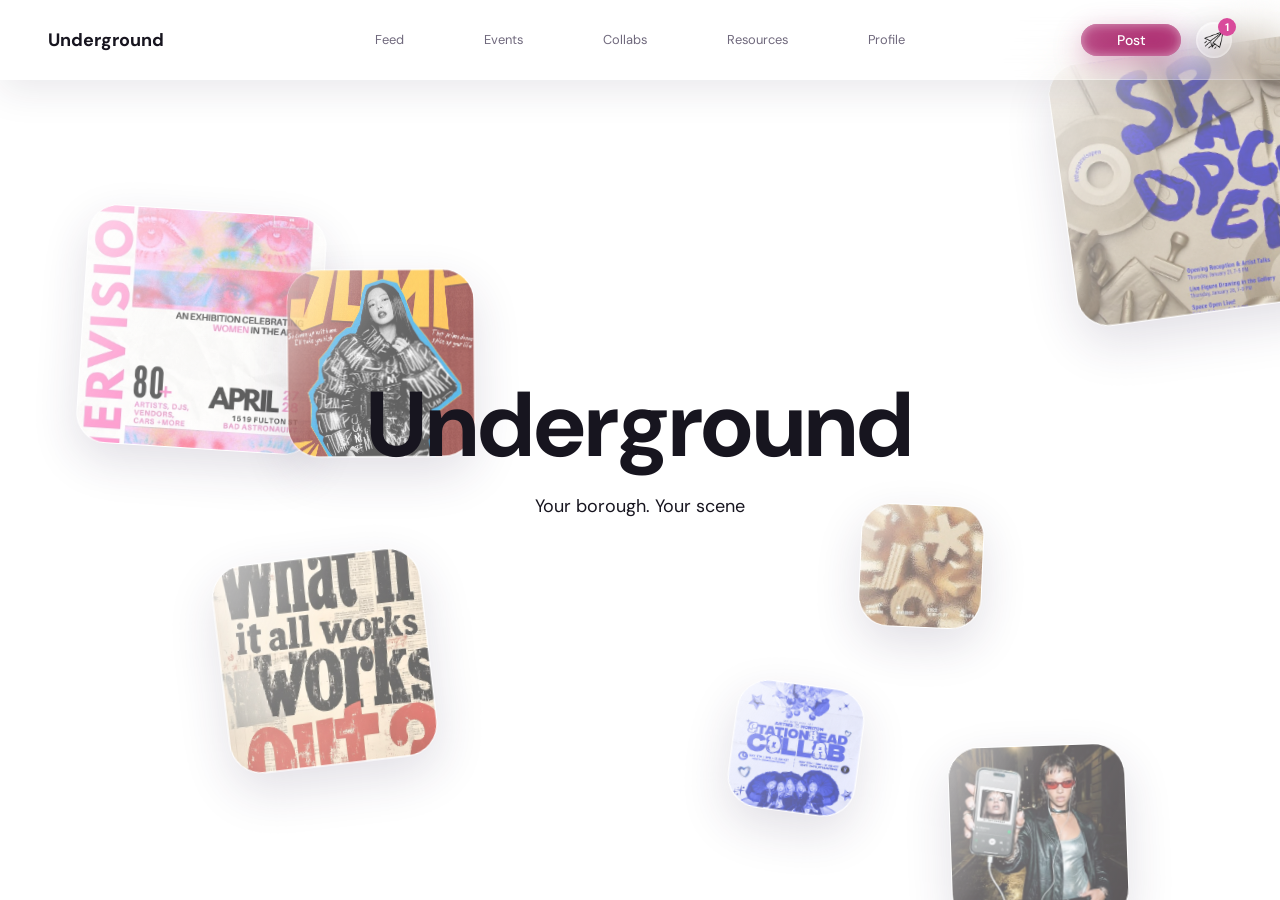
<file: underground-landing.html>
<!DOCTYPE html>
<html lang="en">
<head>
    <meta charset="UTF-8">
    <meta name="viewport" content="width=device-width, initial-scale=1.0">
    <title>Underground - Your borough. Your scene</title>
    <link rel="stylesheet" href="styles.css">
    <link rel="stylesheet" href="ds-v2.css">
</head>
<body class="landing-page" data-page="landing">
    <header class="site-header">
        <a class="brand-link" href="underground-landing.html">Underground</a>
        <nav class="site-nav">
            <a href="feed.html" class="nav-link">Feed</a>
            <a href="events.html" class="nav-link">Events</a>
            <a href="collabs.html" class="nav-link">Collabs</a>
            <a href="map.html" class="nav-link">Resources</a>
            <a href="profile.html" class="nav-link">Profile</a>
        </nav>
        <div class="site-actions">
            <button class="btn-post" type="button">Post</button>
            <a href="messages.html"><img class="avatar" src="assets/profile-icon.png" alt="Messages" /></a>
        </div>
        <button class="menu-toggle" id="landingMenuToggle" type="button" aria-label="Open menu" aria-controls="landingDrawer" aria-expanded="false">
            <span class="menu-toggle-line"></span>
            <span class="menu-toggle-line"></span>
            <span class="menu-toggle-line"></span>
        </button>
    </header>

    <div class="landing-menu-backdrop" id="landingMenuBackdrop" aria-hidden="true"></div>
    <aside class="landing-drawer" id="landingDrawer" aria-hidden="true">
        <div class="landing-drawer-header">
            <p class="landing-drawer-title">Underground</p>
            <button class="landing-drawer-close" id="landingDrawerClose" type="button" aria-label="Close menu">&times;</button>
        </div>
        <nav class="landing-drawer-nav" aria-label="Mobile navigation">
            <a href="feed.html" class="landing-drawer-link">Feed</a>
            <a href="events.html" class="landing-drawer-link">Events</a>
            <a href="collabs.html" class="landing-drawer-link">Collabs</a>
            <a href="map.html" class="landing-drawer-link">Resources</a>
            <a href="profile.html" class="landing-drawer-link">Profile</a>
        </nav>
        <div class="landing-drawer-actions">
            <button class="btn-post" type="button">Post</button>
            <button class="btn-auth" type="button">DM</button>
        </div>
    </aside>

    <main class="landing-main">
        <section class="landing-hero">
            <div class="deco-rect" aria-hidden="true" style="left:116px; top:121px; width:251px; height:251px;"></div>
            <div class="deco-rect" aria-hidden="true" style="left:calc(20% + 100px); top:311px; width:187px; height:187px;"></div>
            <div class="deco-rect" aria-hidden="true" style="left:183px; top:615px; width:205px; height:205px;"></div>
            <div class="deco-rect" aria-hidden="true" style="left:calc(40% + 247px); top:654px; width:128px; height:128px;"></div>
            <div class="deco-rect" aria-hidden="true" style="left:calc(60% + 115px); top:542px; width:128px; height:128px;"></div>
            <div class="deco-rect" aria-hidden="true" style="left:calc(60% + 113px); top:700px; width:179px; height:179px;"></div>
            <div class="deco-rect" aria-hidden="true" style="left:calc(80% - 22px); top:121px; width:262px; height:262px;"></div>
            <div class="landing-hero-content">
                <h1 class="landing-display">Underground</h1>
                <p class="landing-subtitle">Your borough. Your scene</p>
            </div>
        </section>
    </main>

    <script src="shared-ui.js"></script>
    <script src="ds-init.js" defer></script>
</body>
</html>
</file>
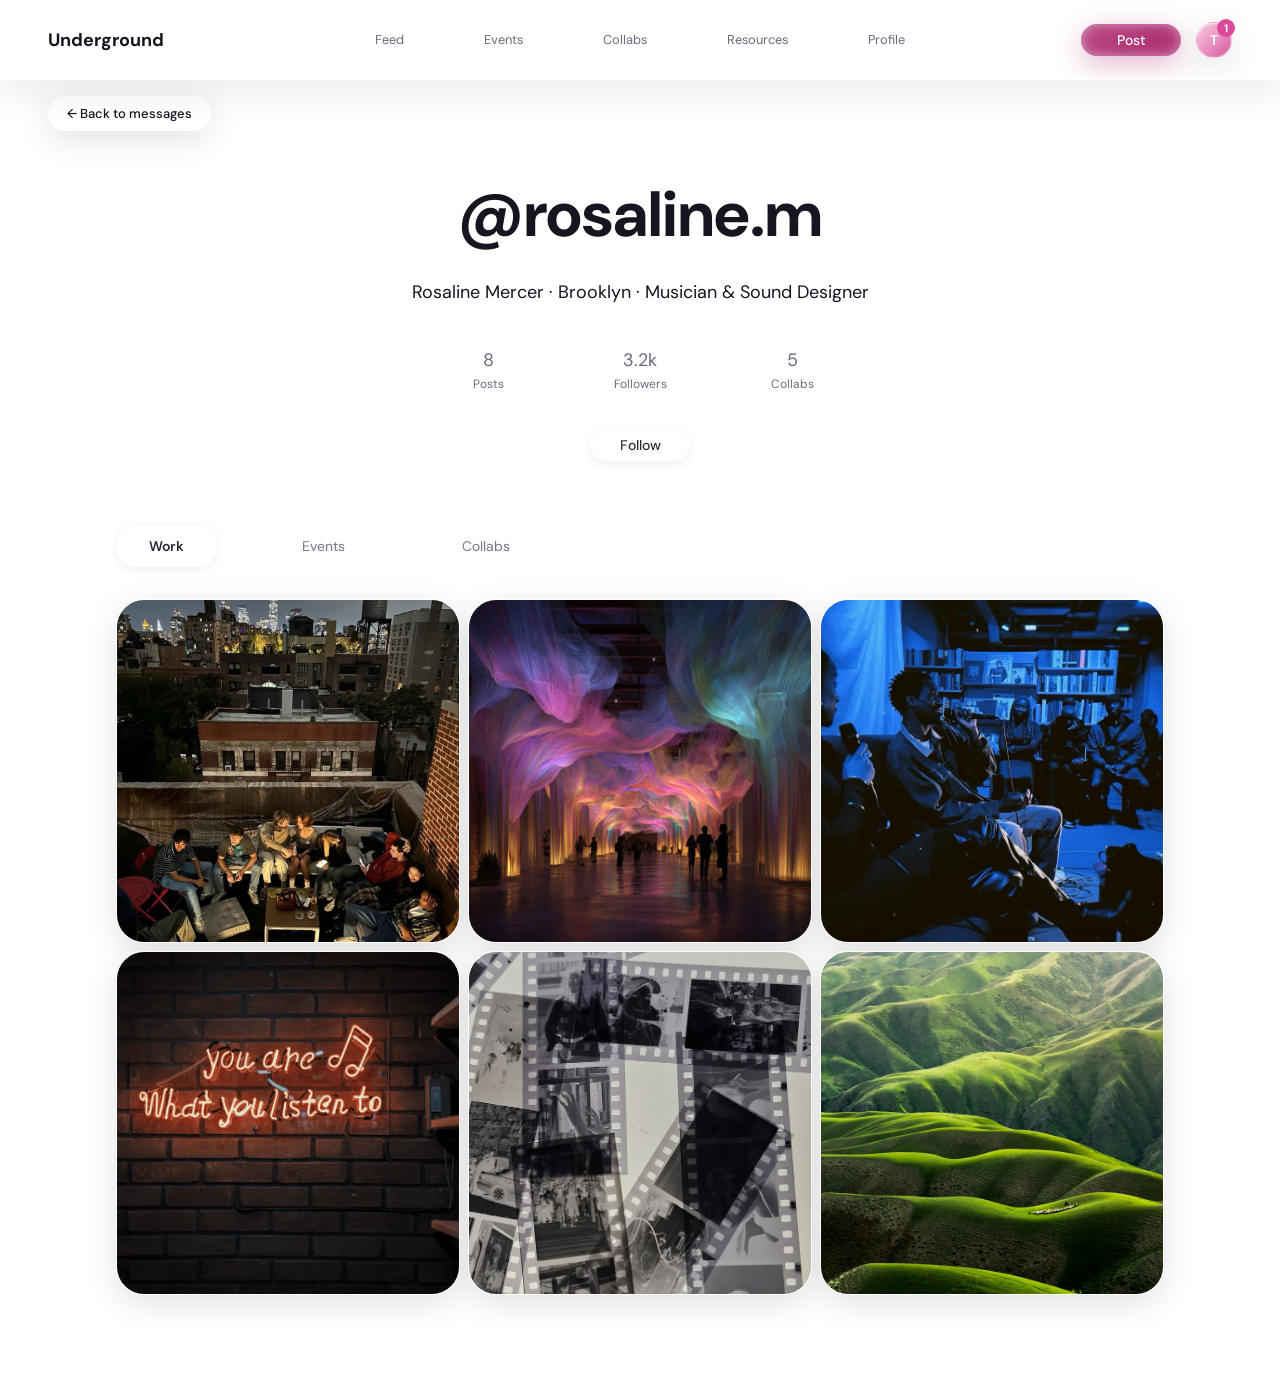
<file: user-profile.html>
<!DOCTYPE html>
<html lang="en">
<head>
    <meta charset="UTF-8">
    <meta name="viewport" content="width=device-width, initial-scale=1.0">
    <title>Profile - Underground</title>
    <link rel="stylesheet" href="styles.css">
    <link rel="stylesheet" href="ds-v2.css">
</head>
<body class="app-page" data-page="user-profile">
    <header class="site-header">
        <a class="brand-link" href="index.html">Underground</a>
        <nav class="site-nav">
            <a href="feed.html" class="nav-link">Feed</a>
            <a href="events.html" class="nav-link">Events</a>
            <a href="collabs.html" class="nav-link">Collabs</a>
            <a href="map.html" class="nav-link">Resources</a>
            <a href="profile.html" class="nav-link">Profile</a>
        </nav>
        <div class="site-actions">
            <button class="btn-post" type="button">Post</button>
            <a href="messages.html" class="nav-avatar" aria-label="Messages">T</a>
        </div>
    </header>

    <a class="user-profile-back" id="userProfileBack" href="messages.html"
       onclick="if(history.length > 1){ event.preventDefault(); history.back(); }">← Back to messages</a>

    <main class="page-main">
        <div class="profile-hero">
            <h1 class="profile-username" id="upUsername">@user</h1>
            <p class="profile-subtitle" id="upSubtitle">Name · Location · Role</p>
            <div class="profile-stats">
                <div class="profile-stat-card">
                    <span class="profile-stat-num" id="upPosts">0</span>
                    <span class="profile-stat-label">Posts</span>
                </div>
                <div class="profile-stat-card">
                    <span class="profile-stat-num" id="upFollowers">0</span>
                    <span class="profile-stat-label">Followers</span>
                </div>
                <div class="profile-stat-card">
                    <span class="profile-stat-num" id="upCollabs">0</span>
                    <span class="profile-stat-label">Collabs</span>
                </div>
            </div>
            <button class="btn-edit-profile btn-follow-profile" type="button" id="followBtn">Follow</button>
        </div>

        <div class="filter-row filter-row--profile" data-tab-group>
            <button class="filter-chip active" type="button">Work</button>
            <button class="filter-chip" type="button">Events</button>
            <button class="filter-chip" type="button">Collabs</button>
        </div>

        <section class="three-grid" aria-label="Profile cards" id="upGrid">
        </section>
    </main>

    <div class="feed-overlay" id="feedOverlay" role="dialog" aria-modal="true" aria-label="Card detail">
        <div class="feed-modal" id="feedModal">
            <div class="feed-modal-media"></div>
            <button class="feed-modal-heart" type="button" aria-label="Save" aria-pressed="false">&#9825;</button>
            <p class="feed-modal-category" id="modalCategory"></p>
            <p class="feed-modal-title" id="modalTitle"></p>
            <p class="feed-modal-meta" id="modalMeta"></p>
            <p class="feed-modal-desc" id="modalDesc">Description</p>
            <div class="feed-modal-footer"><p class="feed-modal-stats" id="modalStats"></p><button class="feed-modal-rsvp" type="button">Respond</button></div>
            <div class="feed-modal-connect" hidden>
                <button class="connect-back" type="button">← Back</button>
                <div class="connect-poster-card">
                    <div class="connect-avatar"><span class="connect-avatar-letter"></span></div>
                    <p class="connect-poster-handle"></p>
                </div>
                <p class="connect-heading">Connect with the poster</p>
                <div class="connect-actions">
                    <button class="connect-action" type="button">Send a message</button>
                    <button class="connect-action" type="button">View profile</button>
                    <button class="connect-action connect-action--follow" type="button">Follow</button>
                </div>
            </div>
        </div>
    </div>

    <script src="shared-ui.js"></script>
    <script>
        (() => {
            const users = {
                rosaline: {
                    username: '@rosaline.m',
                    subtitle: 'Rosaline Mercer · Brooklyn · Musician & Sound Designer',
                    posts: 8,
                    followers: '3.2k',
                    collabs: 5,
                    cards: [
                        { img: 'assets/rooftop-listening-session.jpg', cat: 'Work', title: 'Rooftop Listening Session', meta: '@rosaline.m · Manhattan', desc: 'An outdoor ambient listening installation combining field recordings and modular synthesis under open sky.', stats: '318 views · 3d ago' },
                        { img: 'assets/immersive-audio-preview.jpg', cat: 'Work', title: 'Immersive audio preview', meta: '@rosaline.m · Brooklyn', desc: 'A preview recording from the Spring listening series — layers of synth textures and processed city sounds.', stats: '204 views · 1w ago' },
                        { img: 'assets/basement-poetry-open-mic.jpg', cat: 'Event', title: 'Basement Poetry Open Mic', meta: '@rosaline.m · Bushwick · May 28', desc: 'Live sound design sets between spoken word performances in an intimate underground space.', stats: 'Free · RSVP open' },
                        { img: 'assets/seeking-visual-artist-listening-series.jpg', cat: 'Collab Call', title: 'Seeking visual artist for listening series', meta: '@rosaline.m · NYC', desc: 'Looking for a visual artist to create reactive projections that respond to live sound in real time.', stats: '6 responses · 2d ago' },
                        { img: 'assets/analog-photo-walk.jpg', cat: 'Work', title: 'Field recording archive', meta: '@rosaline.m · Various NYC', desc: 'A growing collection of site-specific recordings from subway platforms, markets, and parks around the city.', stats: '441 views · 2w ago' },
                        { img: 'assets/sound-art-residency-open-call.jpg', cat: 'Event', title: 'Sound art residency open call', meta: '@rosaline.m · Online · Jun 1', desc: 'Applications open for a two-week summer sound art residency in upstate New York. Housing provided.', stats: 'Deadline May 20' },
                    ]
                },
                kai: {
                    username: '@kai.wu',
                    subtitle: 'Kai Wu · Bushwick · Illustrator & Visual Artist',
                    posts: 24,
                    followers: '6.8k',
                    collabs: 12,
                    cards: [
                        { img: 'assets/illustrator-for-brand-identity-of-a-cafe.jpg', cat: 'Work', title: 'Cafe brand identity studies', meta: '@kai.wu · Bushwick', desc: 'Process work from a recent brand identity project — hand-drawn mark-making combined with layered risograph textures.', stats: '892 views · 2d ago' },
                        { img: 'assets/printmaker-community-poster-drop.jpg', cat: 'Work', title: 'Community poster series', meta: '@kai.wu · Brooklyn', desc: 'A run of limited-edition posters screenprinted for a local community organizing campaign.', stats: '1.1k views · 1w ago' },
                        { img: 'assets/downtown-zine-fair.jpg', cat: 'Event', title: 'Downtown Zine Fair', meta: '@kai.wu · Lower East Side · May 18', desc: 'Tabling at the zine fair with new prints and a small edition artist book.', stats: '$5 entry' },
                        { img: 'assets/illustrator-independent-film-titles.jpg', cat: 'Collab Call', title: 'Illustrator for independent film titles', meta: '@kai.wu · NYC', desc: 'Seeking a second illustrator for title card work on an indie documentary — hand-drawn style preferred.', stats: '3 responses · 4d ago' },
                        { img: 'assets/generative-poster-set.png', cat: 'Work', title: 'Risograph poster set', meta: '@kai.wu · Brooklyn', desc: 'Two-color risograph prints exploring layered pattern and found imagery. Edition of 30.', stats: '674 views · 3d ago' },
                        { img: 'assets/canal-street-crit-room.jpg', cat: 'Event', title: 'Canal Street Crit Room', meta: '@kai.wu · Manhattan · May 25', desc: 'Monthly portfolio crit session — bring work in progress and get feedback from a small group of practitioners.', stats: 'Free · 8 spots left' },
                    ]
                },
                amina: {
                    username: '@amina.stone',
                    subtitle: 'Amina Stone · Harlem · Choreographer & Movement Director',
                    posts: 15,
                    followers: '4.5k',
                    collabs: 7,
                    cards: [
                        { img: 'assets/choreographer-rooftop-duet.jpg', cat: 'Work', title: 'Rooftop duet study', meta: '@amina.stone · Harlem', desc: 'Documentation from a rooftop improvisation session exploring weight, counterbalance, and wind resistance.', stats: '763 views · 5d ago' },
                        { img: 'assets/costume-lab-showcase.jpg', cat: 'Event', title: 'Movement theatre showcase', meta: '@amina.stone · Harlem · Jun 4', desc: 'An evening of devised movement pieces from the spring residency cohort. Free and open to all.', stats: 'Free · Limited seats' },
                        { img: 'assets/midnight-movement-jam.jpg', cat: 'Event', title: 'Midnight movement jam', meta: '@amina.stone · Brooklyn · May 30', desc: 'Late-night open floor session — come move, watch, or both. All bodies welcome.', stats: '$10 suggested' },
                        { img: 'assets/choreographer-for-short-film.jpg', cat: 'Collab Call', title: 'Choreographer for short film', meta: '@amina.stone · NYC', desc: 'Looking for a choreographer to develop a 4-minute movement sequence for a narrative short film. Paid opportunity.', stats: '11 responses · 1d ago' },
                        { img: 'assets/costume-lead-movement-theatre.jpg', cat: 'Work', title: 'Movement theatre costumes', meta: '@amina.stone · Manhattan', desc: 'Costume and movement research for a site-specific devised performance at a converted warehouse.', stats: '509 views · 1w ago' },
                        { img: 'assets/stage-manager-devised-piece.jpg', cat: 'Work', title: 'Devised ensemble piece', meta: '@amina.stone · Harlem', desc: 'Documentation from a 6-week devised work process with an ensemble of seven performers.', stats: '381 views · 2w ago' },
                    ]
                },
                jiro: {
                    username: '@jiro.n',
                    subtitle: 'Jiro Nakamura · Ridgewood · Printmaker & Zine Maker',
                    posts: 31,
                    followers: '2.1k',
                    collabs: 3,
                    cards: [
                        { img: 'assets/lantern-parade-rehearsal.jpg', cat: 'Work', title: 'Lantern parade installation', meta: '@jiro.n · Queens', desc: 'Production documentation from the annual lantern parade — large-scale paper structures and community fabrication.', stats: '547 views · 2w ago' },
                        { img: 'assets/printmaker-community-poster-drop.jpg', cat: 'Work', title: 'Community poster drop', meta: '@jiro.n · Ridgewood', desc: 'Wheat-paste installation across the neighborhood — 200 hand-printed posters in two days.', stats: '322 views · 1w ago' },
                        { img: 'assets/downtown-zine-fair.jpg', cat: 'Event', title: 'Zine fair table', meta: '@jiro.n · Lower East Side · May 18', desc: 'Sharing the table with a few other Ridgewood makers — zines, prints, and handmade books.', stats: '$5 entry' },
                        { img: 'assets/new-risograph-run.jpg', cat: 'Work', title: 'New risograph run', meta: '@jiro.n · Ridgewood', desc: 'Just finished a 2-color risograph run — abstract patterns inspired by subway tile and industrial signage.', stats: '188 views · 3d ago' },
                        { img: 'assets/analog-photo-walk.jpg', cat: 'Work', title: 'Analog photo walk', meta: '@jiro.n · Queens', desc: 'Shooting expired film on a walk through the industrial edges of Ridgewood and Maspeth.', stats: '263 views · 4d ago' },
                        { img: 'assets/printmaker-artist-run-catalogue.jpg', cat: 'Collab Call', title: 'Printmaker for artist run catalogue', meta: '@jiro.n · NYC', desc: 'Looking for a second printmaker to help produce a 40-page catalogue for a group show opening in July.', stats: '2 responses · 6d ago' },
                    ]
                }
            };

            const params = new URLSearchParams(window.location.search);
            const userId = params.get('user') || 'rosaline';
            const user = users[userId] || users.rosaline;

            document.getElementById('upUsername').textContent = user.username;
            document.getElementById('upSubtitle').textContent = user.subtitle;
            document.getElementById('upPosts').textContent = user.posts;
            document.getElementById('upFollowers').textContent = user.followers;
            document.getElementById('upCollabs').textContent = user.collabs;
            document.title = `${user.username} - Underground`;

            const grid = document.getElementById('upGrid');
            user.cards.forEach(card => {
                const article = document.createElement('article');
                article.className = 'square-card';
                article.innerHTML = `
                    <div class="square-card-inner">
                        <div class="square-card-face square-card-front">
                            ${card.img
                                ? `<img src="${card.img}" alt="${card.title}">`
                                : (card.label || card.cat)
                            }
                        </div>
                        <div class="square-card-face square-card-back">
                            <button class="card-heart" type="button" aria-label="Save card" aria-pressed="false">&#9825;</button>
                            <p class="square-card-category">${card.cat}</p>
                            <p class="square-card-title">${card.title}</p>
                            <p class="square-card-meta">${card.meta}</p>
                            <p class="square-card-desc">${card.desc}</p>
                            <div class="square-card-footer"><p class="square-card-stats">${card.stats}</p><button class="square-card-btn" type="button">Details</button></div>
                        </div>
                    </div>
                `;
                grid.appendChild(article);
            });
        })();
    </script>
    <script>
        (() => {
            const btn = document.getElementById('followBtn');
            if (!btn) return;
            let followed = false;
            btn.addEventListener('click', () => {
                followed = !followed;
                btn.classList.toggle('is-followed', followed);
                btn.textContent = followed ? 'Following' : 'Follow';
            });
        })();
    </script>
    <script src="ds-init.js" defer></script>
</body>
</html>
</file>
<file: styles.css>
@import url('https://fonts.googleapis.com/css2?family=DM+Sans:ital,opsz,wght@0,9..40,300;0,9..40,400;0,9..40,500;0,9..40,600;1,9..40,400&display=swap');

:root {
    --bg: #ffffff;
    --text: #17151f;
    --muted: #6f687c;
    --line: rgba(255, 255, 255, 0.28);
    --surface: rgba(255, 255, 255, 0.16);
    --surface-strong: rgba(255, 255, 255, 0.22);
    /* --surface-blue / --surface-pink kept as aliases for legacy selectors;
       prefer --action-primary / --action-social going forward */
    --surface-blue: var(--action-primary);
    --surface-green: rgba(255, 211, 232, 0.78);
    --surface-orange: rgba(255, 196, 224, 0.8);
    --surface-pink: var(--action-social);

    /* ── Design System v2 canonical tokens ─────────────────
       Single source of truth — do not redefine in ds-v2.css */

    /* Button tiers */
    --action-primary:      rgba(170, 38, 108, 0.94);
    --action-primary-glow: 0 8px 28px rgba(170, 38, 108, 0.34);
    --action-social:       rgba(255, 195, 225, 0.88);
    --action-social-text:  #3a1229;

    /* Glass levels */
    --glass-0-bg:     rgba(255, 255, 255, 0.06);
    --glass-0-border: rgba(255, 255, 255, 0.14);
    --glass-0-blur:   blur(8px) saturate(140%);

    --glass-1-bg:     rgba(255, 255, 255, 0.18);
    --glass-1-border: rgba(255, 255, 255, 0.28);
    --glass-1-blur:   blur(20px) saturate(180%);
    --glass-1-shadow: 0 8px 32px rgba(0, 0, 0, 0.10), inset 0 1px 1px rgba(255, 255, 255, 0.62);

    --glass-2-bg:     rgba(255, 255, 255, 0.72);
    --glass-2-border: rgba(255, 255, 255, 0.55);
    --glass-2-blur:   blur(32px) saturate(200%);
    --glass-2-shadow: 0 20px 56px rgba(48, 24, 72, 0.14), inset 0 1px 1px rgba(255, 255, 255, 0.80);

    /* Content-type tints */
    --type-event:          rgba(255, 210, 140, 0.78);
    --type-collab:         rgba(195, 185, 250, 0.72);
    --type-portfolio:      rgba(175, 230, 200, 0.72);
    --type-resource:       rgba(185, 225, 255, 0.72);
    --type-event-dot:      #c47d10;
    --type-collab-dot:     #5c44cc;
    --type-portfolio-dot:  #2a8c5c;
    --type-resource-dot:   #2466b8;
    --type-event-text:     #7a4800;
    --type-collab-text:    #2d1f8c;
    --type-portfolio-text: #145c38;
    --type-resource-text:  #0e3d7a;
    --glass-shadow:
        0 8px 32px rgba(0, 0, 0, 0.12),
        inset 0 1px 1px rgba(255, 255, 255, 0.6),
        inset 0 -1px 1px rgba(255, 255, 255, 0.18);
    --glass-shadow-strong:
        0 18px 48px rgba(48, 35, 76, 0.14),
        inset 0 1px 1px rgba(255, 255, 255, 0.72),
        inset 0 -1px 1px rgba(255, 255, 255, 0.2);
    --glass-edge:
        inset 0 0 10px rgba(255, 255, 255, 0.4),
        inset 0 0 20px rgba(255, 255, 255, 0.18);
    --accent-grad: linear-gradient(135deg, rgba(255, 196, 221, 0.94) 0%, rgba(217, 74, 155, 0.84) 100%);
    --accent-grad-soft: linear-gradient(135deg, rgba(255, 230, 239, 0.92) 0%, rgba(240, 136, 193, 0.58) 100%);
    --liquid-sheen: linear-gradient(120deg, rgba(255, 255, 255, 0.62) 0%, rgba(255, 255, 255, 0.16) 40%, rgba(255, 255, 255, 0.06) 100%);

    --header-height: 80px;
    --page-pad-x: 160px;
    --page-pad-top: 96px;
    --page-pad-bottom: 80px;

    --display-size: 92px;
    --display-line: 1;

    --header-size: 64px;
    --header-line: 77px;

    --title-size: 48px;
    --title-line: 77px;

    --body-large-size: 18px;
    --body-large-line: 31px;

    --body-size: 12px;
    --body-line: 16px;

    --body-small-size: 12px;
    --body-small-line: 1.2;

    --nav-size: 14px;
    --nav-gap: 110px;
    --nav-inline-scale: 1;
    --filter-inline-scale: 1;
    --hover-copy-scale: 1;

    --square-card-size: 344px;
    --wide-card-width: calc(var(--square-card-size) * 1.7441860465);
    --wide-card-height: calc(var(--square-card-size) * 0.6104651163);
    --side-panel-width: calc(var(--square-card-size) * 1.2558139535);
    --content-width: calc((var(--square-card-size) * 3) + (var(--grid-gap) * 2));

    --grid-gap: 8px;
    --split-gap: 16px;
    --button-pad-y: 12px;
    --button-pad-x: 32px;
    --button-font-size: 14px;
    --button-line-height: 16px;

    --flip-duration: 0.55s;
    --flip-ease: cubic-bezier(0.4, 0.2, 0.2, 1);
    --shadow-hover: 8px 12px 47px 3px rgba(0, 0, 0, 0.12);

    --subhead-size: 26px;
    --subhead-line: 1.2;

    font-synthesis: none;
    text-rendering: optimizeLegibility;
}

* {
    margin: 0;
    padding: 0;
    box-sizing: border-box;
}

html,
body {
    width: 100%;
}

body {
    min-height: 100vh;
    background: #ffffff;
    background-attachment: fixed;
    color: var(--text);
    font-family: 'DM Sans', 'Segoe UI', sans-serif;
    overflow-x: hidden;
    position: relative;
}

a {
    color: inherit;
}

button,
input,
textarea {
    font: inherit;
    color: inherit;
}

.liquid-glass,
:where(
    .site-header,
    .landing-drawer,
    .landing-link-card,
    .profile-stat-card,
    .square-card-front,
    .square-card-back,
    .wide-card-front,
    .wide-card-back,
    .side-panel,
    .connect-action,
    .post-form-panel,
    .post-preview-panel,
    .post-preview-card,
    .post-upload-label,
    .post-cat-btn,
    .post-submit-btn,
    .post-preview-rsvp,
    .success-card,
    .success-post-preview,
    .success-stat,
    .filter-chip,
    .pagination-btn,
    .btn-post,
    .btn-auth,
    .btn-edit-profile,
    .square-card-btn,
    .wide-card-btn,
    .feed-modal-rsvp,
    .connect-chat-input,
    .connect-chat-send,
    .msg-input,
    .msg-send-btn,
    .msg-sidebar,
    .msg-chat,
    .connect-rsvp-input,
    .connect-rsvp-textarea,
    .connect-rsvp-submit,
    .connect-profile-follow,
    .connect-profile-tab,
    .landing-drawer-close,
    .menu-toggle,
    .post-field input,
    .post-field textarea,
    .feed-modal,
    .edit-profile-modal,
    .profile-posts-modal,
    .landing-cta-btn
) {
    position: relative;
    overflow: hidden;
    isolation: isolate;
}

.liquid-glass,
:where(
    .landing-drawer,
    .landing-link-card,
    .profile-stat-card,
    .square-card-front,
    .square-card-back,
    .wide-card-front,
    .wide-card-back,
    .side-panel,
    .connect-action,
    .post-form-panel,
    .post-preview-panel,
    .post-preview-card,
    .post-upload-label,
    .post-cat-btn,
    .post-submit-btn,
    .post-preview-rsvp,
    .success-card,
    .success-post-preview,
    .success-stat,
    .filter-chip,
    .pagination-btn,
    .btn-post,
    .btn-auth,
    .btn-edit-profile,
    .square-card-btn,
    .wide-card-btn,
    .feed-modal-rsvp,
    .connect-chat-input,
    .connect-chat-send,
    .msg-input,
    .msg-send-btn,
    .msg-sidebar,
    .msg-chat,
    .connect-rsvp-input,
    .connect-rsvp-textarea,
    .connect-rsvp-submit,
    .connect-profile-follow,
    .connect-profile-tab,
    .landing-drawer-close,
    .menu-toggle,
    .post-field input,
    .post-field textarea,
    .feed-modal,
    .connect-profile-preview,
    .edit-profile-modal,
    .profile-posts-modal,
    .landing-cta-btn
) {
    background: rgba(255, 255, 255, 0.15);
    backdrop-filter: blur(20px) saturate(180%);
    -webkit-backdrop-filter: blur(20px) saturate(180%);
    border: 1px solid rgba(255, 255, 255, 0.25);
    box-shadow: var(--glass-shadow);
}

.liquid-glass::before,
:where(
    .landing-drawer,
    .landing-link-card,
    .profile-stat-card,
    .square-card-front,
    .square-card-back,
    .wide-card-front,
    .wide-card-back,
    .side-panel,
    .connect-action,
    .connect-profile-preview,
    .post-form-panel,
    .post-preview-panel,
    .post-preview-card,
    .post-upload-label,
    .post-cat-btn,
    .post-submit-btn,
    .post-preview-rsvp,
    .success-card,
    .success-post-preview,
    .success-stat,
    .filter-chip,
    .pagination-btn,
    .btn-post,
    .btn-auth,
    .btn-edit-profile,
    .square-card-btn,
    .wide-card-btn,
    .feed-modal-rsvp,
    .connect-chat-input,
    .connect-chat-send,
    .msg-input,
    .msg-send-btn,
    .msg-sidebar,
    .connect-rsvp-input,
    .connect-rsvp-textarea,
    .connect-rsvp-submit,
    .connect-profile-follow,
    .connect-profile-tab,
    .landing-drawer-close,
    .menu-toggle,
    .post-field input,
    .post-field textarea,
    .feed-modal,
    .edit-profile-modal,
    .profile-posts-modal,
    .landing-cta-btn
)::before {
    content: "";
    position: absolute;
    inset: 0;
    background: var(--liquid-sheen);
    opacity: 0.58;
    pointer-events: none;
    z-index: 0;
}

/* Modals use liquid glass — sheen pseudo-element is active */

.liquid-glass::after,
:where(
    .landing-drawer,
    .landing-link-card,
    .profile-stat-card,
    .square-card-front,
    .square-card-back,
    .wide-card-front,
    .wide-card-back,
    .side-panel,
    .connect-action,
    .connect-profile-preview,
    .post-form-panel,
    .post-preview-panel,
    .post-preview-card,
    .post-upload-label,
    .post-cat-btn,
    .post-submit-btn,
    .post-preview-rsvp,
    .success-card,
    .success-post-preview,
    .success-stat,
    .filter-chip,
    .pagination-btn,
    .btn-post,
    .btn-auth,
    .btn-edit-profile,
    .square-card-btn,
    .wide-card-btn,
    .feed-modal-rsvp,
    .connect-chat-input,
    .connect-chat-send,
    .msg-input,
    .msg-send-btn,
    .landing-drawer-close,
    .menu-toggle,
    .post-field input,
    .post-field textarea,
    .feed-modal,
    .edit-profile-modal,
    .profile-posts-modal,
    .landing-cta-btn
)::after {
    content: "";
    position: absolute;
    inset: 0;
    border-radius: inherit;
    box-shadow: var(--glass-edge);
    pointer-events: none;
    z-index: 0;
}

:where(
    .landing-drawer,
    .landing-link-card,
    .profile-stat-card,
    .square-card-front,
    .square-card-back,
    .wide-card-front,
    .wide-card-back,
    .side-panel,
    .feed-modal-connect,
    .connect-poster-card,
    .connect-action,
    .connect-profile-preview,
    .post-form-panel,
    .post-preview-panel,
    .post-preview-card,
    .post-upload-label,
    .post-cat-btn,
    .post-submit-btn,
    .post-preview-rsvp,
    .success-card,
    .success-post-preview,
    .success-stat,
    .filter-chip,
    .pagination-btn,
    .btn-post,
    .btn-auth,
    .btn-edit-profile,
    .square-card-btn,
    .wide-card-btn,
    .feed-modal-rsvp,
    .connect-chat-send,
    .connect-rsvp-submit,
    .connect-profile-follow,
    .connect-profile-tab,
    .msg-sidebar,
    .msg-chat,
    .landing-drawer-close,
    .menu-toggle,
    .feed-modal,
    .edit-profile-modal,
    .profile-posts-modal,
    .landing-cta-btn
) > * {
    position: relative;
    z-index: 1;
}

.glass-blue {
    background: var(--surface-blue);
}

.glass-green {
    background: var(--surface-green);
}

.glass-orange {
    background: var(--surface-orange);
}

.glass-pink {
    background: var(--surface-pink);
}

.site-header {
    position: fixed;
    top: 0;
    right: 0;
    left: 0;
    z-index: 100;
    height: var(--header-height);
    display: flex;
    align-items: center;
    padding: 0 48px;
    background: rgba(255, 255, 255, 0.18);
    backdrop-filter: blur(22px) saturate(180%);
    -webkit-backdrop-filter: blur(22px) saturate(180%);
    border-bottom: 1px solid rgba(255, 255, 255, 0.2);
    box-shadow: 0 10px 38px rgba(38, 26, 54, 0.1);
}

.brand-link {
    font-size: 18px;
    font-weight: 700;
    text-decoration: none;
    white-space: nowrap;
}

.site-nav {
    position: absolute;
    left: 50%;
    transform: translateX(-50%);
    display: flex;
    align-items: center;
    gap: var(--nav-gap);
    flex-wrap: nowrap;
    white-space: nowrap;
}

.nav-link {
    text-decoration: none;
    font-size: calc(var(--nav-size) * var(--nav-inline-scale));
    line-height: var(--body-line);
    font-weight: 400;
    opacity: 1;
    padding: 10px 18px;
    border-radius: 999px;
    transition: transform 0.2s ease, box-shadow 0.2s ease, background 0.2s ease;
}

.nav-link:hover,
.nav-link:focus-visible {
    transform: translateY(-1px);
    background: rgba(255, 255, 255, 0.16);
    box-shadow: 0 8px 22px rgba(46, 34, 70, 0.08);
}

/* Active nav pill — ds-v2.css owns the full visual treatment;
   only structural properties live here */
.nav-link.active {
    font-weight: 400;
}

.site-actions {
    margin-left: auto;
    display: flex;
    align-items: center;
    gap: calc(16px * var(--nav-inline-scale));
    flex-shrink: 0;
}

.menu-toggle {
    display: none;
    width: 44px;
    height: 44px;
    border-radius: 999px;
    background: rgba(255, 255, 255, 0.18);
    align-items: center;
    justify-content: center;
    flex-direction: column;
    gap: 4px;
    cursor: pointer;
    transition: opacity 0.2s ease, transform 0.2s ease;
}

.menu-toggle-line {
    width: 18px;
    height: 2px;
    border-radius: 999px;
    background: rgba(23, 21, 31, 0.86);
    transition: transform 0.25s ease, opacity 0.2s ease;
}

.menu-toggle:hover,
.menu-toggle:focus-visible {
    opacity: 1;
    transform: translateY(-1px);
}

.landing-page.menu-open .menu-toggle-line:nth-child(1) {
    transform: translateY(6px) rotate(45deg);
}

.landing-page.menu-open .menu-toggle-line:nth-child(2) {
    opacity: 0;
}

.landing-page.menu-open .menu-toggle-line:nth-child(3) {
    transform: translateY(-6px) rotate(-45deg);
}

.btn-post,
.btn-auth,
.btn-edit-profile,
.filter-chip,
.square-card-btn,
.wide-card-btn,
.feed-modal-rsvp,
.connect-action,
.connect-chat-send,
.connect-rsvp-submit,
    .connect-profile-follow,
    .post-cat-btn,
    .post-submit-btn {
    border-radius: 999px;
    font-weight: 500;
    transition: transform 0.22s ease, box-shadow 0.22s ease, background 0.22s ease, opacity 0.18s ease;
}

.btn-post {
    width: auto;
    height: 32px;
    padding: 0 24px;
    white-space: nowrap;
    background: var(--action-primary);
    box-shadow: var(--action-primary-glow);
    font-size: var(--button-font-size);
    line-height: var(--button-line-height);
    cursor: pointer;
    color: #ffffff;
}

.btn-post:hover,
.btn-post:focus-visible {
    transform: translateY(-2px);
    box-shadow: var(--glass-shadow-strong);
}

.btn-auth {
    width: auto;
    height: 32px;
    padding: 0 24px;
    white-space: nowrap;
    background: var(--action-social);
    font-size: var(--button-font-size);
    line-height: var(--button-line-height);
    cursor: pointer;
    color: var(--action-social-text);
}

.btn-auth:hover,
.btn-auth:focus-visible {
    transform: translateY(-2px);
    box-shadow: var(--glass-shadow-strong);
}

.avatar {
    width: 36px;
    height: 36px;
    border-radius: 50%;
    object-fit: contain;
    display: block;
    padding: 6px;
    background: rgba(255, 255, 255, 0.22);
    border: 1px solid rgba(255, 255, 255, 0.3);
    box-shadow: var(--glass-shadow);
    transition: transform 0.18s ease, box-shadow 0.18s ease;
    cursor: pointer;
}

/* Gradient initial-letter avatar used in the nav */
.nav-avatar {
    width: 36px;
    height: 36px;
    border-radius: 50%;
    background: linear-gradient(135deg, rgba(250, 206, 224, 0.95) 0%, rgba(211, 68, 149, 0.9) 100%);
    display: flex;
    align-items: center;
    justify-content: center;
    font-size: 14px;
    font-weight: 600;
    color: #ffffff;
    letter-spacing: 0.01em;
    border: 1px solid rgba(255, 255, 255, 0.3);
    box-shadow: var(--glass-shadow);
    transition: transform 0.18s ease, box-shadow 0.18s ease;
    cursor: pointer;
    flex-shrink: 0;
    text-decoration: none;
}

.site-actions a {
    display: inline-flex;
    align-items: center;
    text-decoration: none;
    border-radius: 50%;
    position: relative;
}

.site-actions a::after {
    content: "1";
    position: absolute;
    top: -4px;
    right: -4px;
    width: 18px;
    height: 18px;
    border-radius: 50%;
    background: #d94a9b;
    pointer-events: none;
    font-size: 11px;
    font-weight: 700;
    color: #ffffff;
    line-height: 18px;
    text-align: center;
}

.site-actions a:hover .avatar,
.site-actions .nav-avatar:hover {
    transform: translateY(-1px);
    box-shadow: var(--glass-shadow-strong);
}

.page-main {
    padding-top: calc(var(--header-height) + var(--page-pad-top));
    padding-right: var(--page-pad-x);
    padding-bottom: var(--page-pad-bottom);
    padding-left: var(--page-pad-x);
}

.page-title {
    width: min(100%, var(--content-width));
    font-size: var(--header-size);
    line-height: var(--header-line);
    font-weight: 700;
    margin-bottom: 8px;
    margin-right: auto;
    margin-left: auto;
    text-shadow: 0 8px 22px rgba(255, 255, 255, 0.42);
}

.page-subtitle {
    width: min(100%, var(--content-width));
    font-size: 0.95rem;
    line-height: 1.4;
    color: var(--text);
    margin-bottom: 32px;
    margin-right: auto;
    margin-left: auto;
}

.page-title-outline {
    color: inherit;
    -webkit-text-fill-color: transparent;
    -webkit-text-stroke: 1.5px var(--text);
}

/* ===========================
   Profile Hero
   =========================== */

.profile-hero {
    width: min(100%, var(--content-width));
    display: flex;
    flex-direction: column;
    align-items: center;
    text-align: center;
    gap: 24px;
    margin-bottom: 64px;
    margin-right: auto;
    margin-left: auto;
}

.profile-username {
    font-size: var(--header-size);
    line-height: var(--header-line);
    font-weight: 700;
    color: var(--text);
}

.profile-subtitle {
    font-size: var(--body-large-size);
    line-height: var(--body-large-line);
    font-weight: 400;
    max-width: min(100%, 760px);
    white-space: normal;
}

.profile-stats {
    display: flex;
    align-items: center;
    justify-content: center;
    flex-wrap: wrap;
    gap: 24px;
}

.profile-stat-card {
    display: flex;
    flex-direction: column;
    align-items: center;
    justify-content: center;
    padding: 12px 24px;
    min-width: 128px;
    border-radius: 20px;
    background: rgba(255, 255, 255, 0.18);
    color: var(--muted);
    text-align: center;
}

.profile-stat-num {
    display: block;
    font-size: var(--body-large-size);
    line-height: var(--body-large-line);
}

.profile-stat-label {
    display: block;
    font-size: var(--body-size);
    line-height: var(--body-line);
}

.btn-edit-profile {
    width: auto;
    height: 32px;
    padding: 0 24px;
    white-space: nowrap;
    background: rgba(255, 255, 255, 0.22);
    font-size: var(--button-font-size);
    line-height: var(--button-line-height);
    cursor: pointer;
    color: var(--text);
}

.btn-edit-profile:hover,
.btn-edit-profile:focus-visible {
    transform: translateY(-2px);
    box-shadow: var(--glass-shadow-strong);
}

.btn-follow-profile.is-followed {
    background: rgba(255, 255, 255, 0.22);
    color: var(--text);
    box-shadow: var(--glass-shadow-strong);
}

.filter-row--profile {
    gap: 64px;
    justify-content: flex-start;
}

.filter-row {
    width: min(100%, var(--content-width));
    display: flex;
    align-items: center;
    gap: calc(56px * var(--filter-inline-scale));
    margin-bottom: 32px;
    padding: 0;
    border: 0;
    background: transparent;
    backdrop-filter: none;
    -webkit-backdrop-filter: none;
    box-shadow: none;
    margin-right: auto;
    margin-left: auto;
    flex-wrap: nowrap;
    white-space: nowrap;
}

.filter-chip {
    padding: var(--button-pad-y) var(--button-pad-x);
    background: rgba(255, 255, 255, 0.08);
    font-size: var(--button-font-size);
    line-height: var(--button-line-height);
    font-weight: 400;
    cursor: pointer;
    opacity: 1;
    transition: transform 0.24s ease, box-shadow 0.24s ease, background 0.24s ease;
    text-decoration: none;
    white-space: nowrap;
    flex-shrink: 0;
}

.filter-chip:hover,
.filter-chip:focus-visible {
    transform: translateY(-1px);
    box-shadow: 0 8px 22px rgba(50, 36, 72, 0.08);
}

.filter-chip.active {
    font-weight: 500;
    background: rgba(255, 255, 255, 0.54);
    color: var(--text);
    box-shadow: none;
}

.pagination {
    width: min(100%, var(--content-width));
    display: flex;
    align-items: center;
    justify-content: center;
    gap: 10px;
    margin: 32px auto 0;
    flex-wrap: nowrap;
}

.pagination-btn {
    min-width: 40px;
    height: 40px;
    padding: 0 14px;
    border-radius: 999px;
    background: rgba(255, 255, 255, 0.16);
    font-size: 14px;
    line-height: 1;
    color: rgba(23, 21, 31, 0.82);
    cursor: pointer;
    transition: background 0.2s ease, border-color 0.2s ease, color 0.2s ease, box-shadow 0.2s ease, opacity 0.2s ease;
}

.pagination-btn:hover,
.pagination-btn:focus-visible {
    background: rgba(255, 255, 255, 0.24);
    transform: translateY(-2px);
    box-shadow: var(--glass-shadow);
}

.pagination-btn.active {
    background: var(--action-social);
    color: var(--action-social-text);
    box-shadow: var(--glass-shadow-strong);
}

.pagination-btn[disabled] {
    opacity: 0.35;
    cursor: default;
}

.pagination-btn--edge {
    min-width: 106px;
    padding: 0 22px;
    background: rgba(255, 255, 255, 0.18);
    box-shadow: var(--glass-shadow);
}

.pagination-btn--edge:hover,
.pagination-btn--edge:focus-visible {
    background: rgba(255, 255, 255, 0.24);
    transform: translateY(-2px);
    box-shadow: var(--glass-shadow-strong);
}

.pagination-btn--next {
    background: rgba(255, 255, 255, 0.22);
    color: var(--text);
    box-shadow: var(--glass-shadow-strong);
}

.pagination-btn--next:hover,
.pagination-btn--next:focus-visible {
    background: rgba(255, 255, 255, 0.32);
    color: var(--text);
    transform: translateY(-2px);
    box-shadow: var(--glass-shadow-strong);
}

.pagination-ellipsis {
    min-width: 24px;
    text-align: center;
    font-size: 14px;
    line-height: 1;
    color: rgba(10, 8, 15, 0.58);
}

.pagination-label {
    margin-left: 8px;
    font-size: var(--body-size);
    line-height: var(--body-line);
    color: var(--muted);
    display: none;
}

/* Event Board split filter layout */
.filter-row--split {
    justify-content: space-between;
    gap: 0;
}

.filter-row--split > .filter-chip:first-child {
    font-size: var(--nav-size);
    line-height: var(--body-line);
}

.filter-group-right {
    display: flex;
    align-items: center;
    flex-wrap: nowrap;
    justify-content: flex-end;
    gap: calc(64px * var(--filter-inline-scale));
    white-space: nowrap;
}

/* Event Board map panel — fixed height per Figma */
.side-panel--event {
    min-height: 0;
    height: 701px;
}

.three-grid {
    display: grid;
    grid-template-columns: repeat(3, var(--square-card-size));
    gap: var(--grid-gap);
    align-items: start;
    width: min(100%, var(--content-width));
    margin: 0 auto;
    justify-content: center;
}

/* Feed page masonry grid */
.feed-grid {
    display: grid;
    grid-template-columns: repeat(3, var(--square-card-size));
    grid-auto-rows: var(--square-card-size);
    gap: var(--grid-gap);
    width: min(100%, var(--content-width));
    margin: 0 auto;
    justify-content: center;
}

.square-card.feed-hero-card {
    grid-column: span 2;
    grid-row: span 2;
    width: calc((var(--square-card-size) * 2) + var(--grid-gap));
    height: calc((var(--square-card-size) * 2) + var(--grid-gap));
}

/* Filter group: Following / Events / Collabs / Portfolios / Resources */
.filter-group {
    display: flex;
    align-items: center;
    flex-wrap: nowrap;
    gap: calc(72px * var(--filter-inline-scale));
    margin-left: auto;
    white-space: nowrap;
}

.square-card {
    width: var(--square-card-size);
    height: var(--square-card-size);
    perspective: 2400px;
    cursor: pointer;
}

.square-card-inner {
    position: relative;
    width: 100%;
    height: 100%;
    transform-style: preserve-3d;
    transition: transform var(--flip-duration) var(--flip-ease);
}

.square-card:hover .square-card-inner {
    transform: rotateY(180deg);
}

.square-card-face {
    position: absolute;
    inset: 0;
    width: 100%;
    height: 100%;
    backface-visibility: hidden;
    -webkit-backface-visibility: hidden;
    border-radius: 28px;
}

.square-card-front {
    background: rgba(255, 255, 255, 0.2);
    display: flex;
    align-items: center;
    justify-content: center;
    color: rgba(23, 21, 31, 0.6);
    font-size: var(--body-size);
    line-height: var(--body-line);
    overflow: hidden;
    box-shadow: var(--glass-shadow);
}

.square-card-front img {
    width: 100%;
    height: 100%;
    object-fit: cover;
    display: block;
}

.square-card-back {
    transform: rotateY(180deg);
    position: relative;
    background: rgba(255, 255, 255, 0.18);
    border: 1px solid rgba(255, 255, 255, 0.28);
    box-shadow: var(--glass-shadow-strong);
    display: flex;
    flex-direction: column;
    flex-wrap: nowrap;
    gap: clamp(4px, calc(6px * var(--hover-copy-scale)), 6px);
    padding:
        clamp(18px, calc(32px * var(--hover-copy-scale)), 32px)
        clamp(18px, calc(32px * var(--hover-copy-scale)), 32px)
        clamp(18px, calc(32px * var(--hover-copy-scale)), 32px);
}

.card-heart {
    position: absolute;
    top: clamp(18px, calc(32px * var(--hover-copy-scale)), 32px);
    right: clamp(18px, calc(32px * var(--hover-copy-scale)), 32px);
    width: clamp(24px, calc(32px * var(--hover-copy-scale)), 32px);
    height: clamp(24px, calc(32px * var(--hover-copy-scale)), 32px);
    border: 0;
    background: transparent;
    border-radius: 999px;
    box-shadow: none;
    display: flex;
    align-items: center;
    justify-content: center;
    font-size: clamp(16px, calc(20px * var(--hover-copy-scale)), 20px);
    line-height: 1;
    cursor: pointer;
    transition: transform 0.2s ease;
}

.card-heart:hover,
.card-heart:focus-visible {
    transform: scale(1.15);
}

.square-card-category {
    margin-top: clamp(30px, calc(56px * var(--hover-copy-scale)), 56px);
    font-size: clamp(10px, calc(var(--body-size) * var(--hover-copy-scale)), var(--body-size));
    line-height: normal;
    overflow: hidden;
    text-overflow: ellipsis;
    white-space: nowrap;
}

.square-card-title {
    display: -webkit-box;
    font-size: clamp(18px, calc(var(--subhead-size) * var(--hover-copy-scale)), var(--subhead-size));
    line-height: clamp(22px, calc(var(--subhead-size) * var(--subhead-line) * var(--hover-copy-scale)), calc(var(--subhead-size) * var(--subhead-line)));
    font-weight: 400;
    overflow: hidden;
    -webkit-box-orient: vertical;
    -webkit-line-clamp: 2;
    line-clamp: 2;
}

.square-card-meta {
    font-size: clamp(10px, calc(var(--body-size) * var(--hover-copy-scale)), var(--body-size));
    line-height: clamp(13px, calc(var(--body-line) * var(--hover-copy-scale)), var(--body-line));
    color: var(--muted);
    overflow: hidden;
    text-overflow: ellipsis;
    white-space: nowrap;
}

.square-card-desc {
    font-size: clamp(10px, calc(var(--body-size) * var(--hover-copy-scale)), var(--body-size));
    line-height: clamp(13px, calc(var(--body-line) * var(--hover-copy-scale)), var(--body-line));
    color: var(--muted);
    display: none;
}

.square-card-footer {
    margin-top: auto;
    display: flex;
    flex-direction: row;
    align-items: center;
    justify-content: space-between;
    gap: 8px;
    width: 100%;
    flex-shrink: 0;
}

.square-card-stats {
    flex: 1 1 0;
    min-width: 0;
    font-size: clamp(10px, calc(var(--body-size) * var(--hover-copy-scale)), var(--body-size));
    line-height: clamp(13px, calc(var(--body-line) * var(--hover-copy-scale)), var(--body-line));
    overflow: hidden;
    text-overflow: ellipsis;
    white-space: nowrap;
    align-self: center;
}

.square-card-btn {
    flex-shrink: 0;
    width: clamp(92px, calc(120px * var(--hover-copy-scale)), 120px);
    height: clamp(28px, calc(32px * var(--hover-copy-scale)), 32px);
    border-radius: 999px;
    background: var(--action-social);
    color: var(--action-social-text);
    font-size: var(--button-font-size);
    line-height: var(--button-line-height);
    cursor: pointer;
}

.square-card-btn:hover,
.square-card-btn:focus-visible {
    transform: translateY(-2px);
    box-shadow: var(--glass-shadow-strong);
}

.split-layout {
    display: grid;
    grid-template-columns: var(--wide-card-width) var(--side-panel-width);
    gap: var(--split-gap);
    align-items: start;
    width: min(100%, var(--content-width));
    margin: 0 auto;
    justify-content: center;
}

.split-layout[hidden] {
    display: none;
}

.wide-card-list {
    display: flex;
    flex-direction: column;
    gap: var(--grid-gap);
    width: 100%;
    max-width: var(--wide-card-width);
}

.wide-card {
    width: var(--wide-card-width);
    height: var(--wide-card-height);
    perspective: 2400px;
    cursor: pointer;
}

.wide-card-inner {
    position: relative;
    width: 100%;
    height: 100%;
    transform-style: preserve-3d;
    transition: transform var(--flip-duration) var(--flip-ease);
}

.wide-card:hover .wide-card-inner {
    transform: rotateY(180deg);
}

.wide-card-face {
    position: absolute;
    inset: 0;
    width: 100%;
    height: 100%;
    backface-visibility: hidden;
    -webkit-backface-visibility: hidden;
    border-radius: 28px;
}

.wide-card-front {
    background: rgba(255, 255, 255, 0.2);
    display: flex;
    align-items: center;
    justify-content: center;
    color: rgba(23, 21, 31, 0.6);
    font-size: var(--body-size);
    line-height: var(--body-line);
    overflow: hidden;
    box-shadow: var(--glass-shadow);
}

.wide-card-front img {
    width: 100%;
    height: 100%;
    object-fit: cover;
    display: block;
    pointer-events: none;
}

.wide-card-back {
    transform: rotateY(180deg);
    position: relative;
    background: rgba(255, 255, 255, 0.18);
    border: 1px solid rgba(255, 255, 255, 0.28);
    box-shadow: var(--glass-shadow-strong);
    display: flex;
    flex-direction: column;
    gap: clamp(2px, calc(4px * var(--hover-copy-scale)), 4px);
    padding:
        clamp(20px, calc(40px * var(--hover-copy-scale)), 40px)
        clamp(92px, calc(180px * var(--hover-copy-scale)), 180px)
        clamp(20px, calc(40px * var(--hover-copy-scale)), 40px)
        clamp(20px, calc(48px * var(--hover-copy-scale)), 48px);
}

.wide-card-category {
    font-size: clamp(10px, calc(var(--body-size) * var(--hover-copy-scale)), var(--body-size));
    line-height: normal;
    overflow: hidden;
    text-overflow: ellipsis;
    white-space: nowrap;
}

.wide-card-title {
    display: -webkit-box;
    font-size: clamp(18px, calc(var(--subhead-size) * var(--hover-copy-scale)), var(--subhead-size));
    line-height: clamp(22px, calc(var(--subhead-size) * var(--subhead-line) * var(--hover-copy-scale)), calc(var(--subhead-size) * var(--subhead-line)));
    font-weight: 400;
    overflow: hidden;
    -webkit-box-orient: vertical;
    -webkit-line-clamp: 2;
    line-clamp: 2;
}

.wide-card-meta {
    font-size: clamp(10px, calc(var(--body-size) * var(--hover-copy-scale)), var(--body-size));
    line-height: clamp(13px, calc(var(--body-line) * var(--hover-copy-scale)), var(--body-line));
    color: var(--muted);
    overflow: hidden;
    text-overflow: ellipsis;
    white-space: nowrap;
}

.wide-card-desc {
    font-size: clamp(10px, calc(var(--body-size) * var(--hover-copy-scale)), var(--body-size));
    line-height: clamp(13px, calc(var(--body-line) * var(--hover-copy-scale)), var(--body-line));
    color: var(--muted);
    display: none;
}

.wide-card-extra {
    margin-top: auto;
    font-size: clamp(10px, calc(var(--body-size) * var(--hover-copy-scale)), var(--body-size));
    line-height: clamp(13px, calc(var(--body-line) * var(--hover-copy-scale)), var(--body-line));
    overflow: hidden;
    text-overflow: ellipsis;
    white-space: nowrap;
    padding-right: clamp(96px, calc(136px * var(--hover-copy-scale)), 136px);
}

.wide-card-btn {
    position: absolute;
    bottom: clamp(20px, calc(40px * var(--hover-copy-scale)), 40px);
    right: clamp(20px, calc(48px * var(--hover-copy-scale)), 48px);
    width: clamp(92px, calc(120px * var(--hover-copy-scale)), 120px);
    height: clamp(28px, calc(32px * var(--hover-copy-scale)), 32px);
    border-radius: 999px;
    background: var(--action-social);
    color: var(--action-social-text);
    font-size: var(--button-font-size);
    line-height: var(--button-line-height);
    cursor: pointer;
}

.wide-card-btn:hover,
.wide-card-btn:focus-visible {
    transform: translateY(-2px);
    box-shadow: var(--glass-shadow-strong);
}

.side-panel {
    width: var(--side-panel-width);
    min-height: calc((var(--wide-card-height) * 5) + (var(--grid-gap) * 4));
    background: rgba(255, 255, 255, 0.16);
    position: relative;
    overflow: hidden;
    border-radius: 28px;
}

.panel-placeholder {
    position: absolute;
    top: 50%;
    left: 50%;
    transform: translate(-50%, -50%);
    font-size: 13px;
    color: #8a8494;
    white-space: nowrap;
}

.live-map {
    position: absolute;
    inset: 0;
    overflow: hidden;
    border-radius: inherit;
}

.live-map .leaflet-container {
    width: 100%;
    height: 100%;
    border-radius: inherit;
}

.map-pin-leaflet {
    display: block;
    width: 20px;
    height: 20px;
    border-radius: 50%;
    background: rgba(28, 22, 16, 0.13);
    position: relative;
    cursor: pointer;
    transition: background 0.18s ease;
}

.map-pin-leaflet::after {
    content: '';
    position: absolute;
    top: 50%;
    left: 50%;
    transform: translate(-50%, -50%);
    width: 8px;
    height: 8px;
    border-radius: 50%;
    background: #1c1610;
    border: 1.5px solid #fff;
    transition: background 0.18s ease;
}

.map-pin-leaflet:hover {
    background: rgba(28, 22, 16, 0.28);
}

.map-pin-leaflet:hover::after {
    background: #3d3020;
}

.event-modal-img {
    width: 100%;
    height: 100%;
    object-fit: cover;
    display: block;
}

.landing-main {
    /* hero fills full 100vh behind fixed header */
}

.landing-hero {
    position: relative;
    height: 100vh;
    display: flex;
    flex-direction: column;
    align-items: center;
    justify-content: center;
    text-align: center;
    overflow: hidden;
    background: transparent;
}

.landing-hero-content {
    position: relative;
    z-index: 3;
}

.deco-rect {
    position: absolute;
    z-index: 1;
    overflow: hidden;
    pointer-events: none;
    background: rgba(255, 255, 255, 0.18);
    border-radius: 32px;
    border: 1px solid rgba(255, 255, 255, 0.26);
    box-shadow: var(--glass-shadow-strong);
    transform:
        translate3d(var(--float-x, 0), var(--float-y, 0), 0)
        rotate(var(--float-rotate, 0deg))
        scale(var(--float-scale, 1));
    transition:
        transform var(--float-duration, 18000ms) cubic-bezier(0.33, 1, 0.68, 1),
        opacity 2.8s ease;
    will-change: transform;
}

.deco-rect::after {
    content: "";
    position: absolute;
    inset: 0;
    background: var(--liquid-sheen);
    z-index: 2;
}

.deco-rect--ambient {
    z-index: 0;
    opacity: 0;
    box-shadow: 0 24px 56px rgba(10, 8, 15, 0.12);
}

.deco-rect--ambient::after {
    background:
        linear-gradient(180deg, rgba(255, 255, 255, 0.12) 0%, rgba(10, 8, 15, 0.12) 100%);
}

.deco-rect--ambient.is-active {
    opacity: 1;
}

.deco-rect--ambient.is-leaving {
    opacity: 0;
}

.deco-rect-image {
    position: absolute;
    inset: 0;
    background-position: center;
    background-repeat: no-repeat;
    background-size: cover;
    opacity: 0;
    transform: scale(1.06);
    transition: opacity 9s ease, transform 18s ease;
    filter: saturate(0.96) contrast(1.03);
}

.deco-rect-image.is-visible {
    opacity: 0.7;
    transform: scale(1);
}

.landing-scroll-hint {
    position: absolute;
    bottom: 32px;
    left: 50%;
    transform: translateX(-50%);
    font-size: var(--body-size);
    line-height: var(--body-line);
    white-space: nowrap;
    opacity: 0.6;
}

.landing-display {
    font-size: var(--display-size);
    line-height: var(--display-line);
    font-weight: 700;
}

.landing-subtitle {
    margin-top: 20px;
    font-size: var(--body-large-size);
    line-height: var(--body-large-line);
}

.landing-cta-btn {
    display: inline-block;
    margin-top: 36px;
    padding: 14px 32px;
    border-radius: 999px;
    background: var(--action-social);
    color: var(--action-social-text);
    font-size: var(--button-font-size);
    line-height: var(--button-line-height);
    font-weight: 500;
    text-decoration: none;
    cursor: pointer;
    box-shadow: none;
    transition: transform 0.22s ease, box-shadow 0.22s ease, background 0.22s ease, opacity 0.18s ease;
}

.landing-cta-btn:hover,
.landing-cta-btn:focus-visible {
    transform: translateY(-2px);
    box-shadow: var(--glass-shadow-strong);
}

.landing-links {
    padding: 0 0 var(--page-pad-bottom);
    display: flex;
    flex-direction: column;
    gap: var(--grid-gap);
}

/* Portfolio empty state on Events page */
.portfolio-empty {
    display: flex;
    flex-direction: column;
    align-items: center;
    justify-content: center;
    text-align: center;
    padding: 80px 24px;
    gap: 12px;
    color: var(--text);
}

.portfolio-empty[hidden] {
    display: none;
}

.portfolio-empty-icon {
    opacity: 0.3;
    margin-bottom: 8px;
}

.portfolio-empty-heading {
    font-size: var(--body-large-size);
    font-weight: 600;
    margin: 0;
}

.portfolio-empty-body {
    font-size: var(--body-size);
    line-height: var(--body-line);
    opacity: 0.6;
    max-width: 320px;
    margin: 0;
}

.portfolio-empty-cta {
    display: inline-block;
    margin-top: 12px;
    padding: 11px 26px;
    border-radius: 999px;
    background: var(--text);
    color: #ffffff;
    font-size: var(--body-size);
    font-weight: 600;
    text-decoration: none;
    transition: transform 0.18s ease, opacity 0.18s ease;
}

.portfolio-empty-cta:hover,
.portfolio-empty-cta:focus-visible {
    transform: translateY(-2px);
    opacity: 0.85;
}

.landing-link-card {
    height: 240px;
    border-radius: 32px;
    display: grid;
    grid-template-columns: 1fr auto;
    align-items: center;
    padding: 48px 64px;
    text-decoration: none;
    transition: border-color 0.2s ease, box-shadow 0.2s ease, background 0.2s ease;
}

.landing-link-card:hover,
.landing-link-card:focus-visible {
    background: rgba(255, 255, 255, 0.22);
    box-shadow: var(--glass-shadow-strong);
    transform: translateY(-2px);
}

.landing-link-title {
    font-size: var(--title-size);
    line-height: var(--title-line);
    font-weight: 700;
}

.landing-link-copy {
    margin-top: 8px;
    font-size: var(--body-large-size);
    line-height: var(--body-large-line);
}

.landing-link-arrow {
    font-size: 28px;
    line-height: 1;
}

/* ===========================
   Feed Card Overlay / Modal
   =========================== */

.feed-overlay {
    position: fixed;
    inset: 0;
    z-index: 1200;
    padding: 24px;
    background: rgba(0, 0, 0, 0.45);
    display: flex;
    align-items: center;
    justify-content: center;
    opacity: 0;
    pointer-events: none;
    transition: opacity 0.35s ease-in-out;
}

.feed-overlay.is-open {
    opacity: 1;
    pointer-events: auto;
}

.feed-modal {
    position: relative;
    width: 960px;
    height: 660px;
    box-shadow: var(--glass-shadow-strong);
    border-radius: 32px;
    flex-shrink: 0;
    display: grid;
    grid-template-columns: 372px 1fr;
    grid-template-rows: auto auto auto auto auto 1fr auto;
    column-gap: 44px;
    row-gap: 0;
    padding: 68px 36px 36px 36px;
    overflow: hidden;
    align-items: start;
    align-content: start;
}

.feed-modal-media {
    position: relative;
    width: 100%;
    height: auto;
    align-self: stretch;
    background: var(--surface);
    grid-column: 1;
    grid-row: 1 / span 7;
    overflow: hidden;
    border-radius: 24px;
}

.feed-modal.is-profile-open .feed-modal-media {
    opacity: 0;
    visibility: hidden;
    pointer-events: none;
}

.feed-modal-media img {
    width: 100%;
    height: 100%;
    object-fit: cover;
    display: block;
    opacity: 0;
    transform: scale(1.04);
    transition:
        opacity 0.72s ease,
        transform 1.05s cubic-bezier(0.22, 1, 0.36, 1);
}

.feed-modal-media img.is-visible {
    opacity: 1;
    transform: scale(1);
}

.feed-modal-heart {
    position: relative;
    width: 32px;
    height: 32px;
    border: 0;
    background: transparent;
    border-radius: 999px;
    box-shadow: none;
    font-size: 24px;
    line-height: 1;
    cursor: pointer;
    display: flex;
    align-items: center;
    justify-content: center;
    transition: transform 0.2s ease;
    grid-column: 2;
    grid-row: 1;
    justify-self: end;
    align-self: start;
    margin-top: 12px;
}

.feed-modal-close {
    position: absolute;
    top: 22px;
    right: 22px;
    width: 24px;
    height: 24px;
    border-radius: 999px;
    background: transparent;
    font-size: 20px;
    line-height: 1;
    color: var(--muted);
    cursor: pointer;
    z-index: 4;
}

.feed-modal-close:hover,
.feed-modal-close:focus-visible {
    color: var(--text);
}

.feed-modal-heart:hover,
.feed-modal-heart:focus-visible {
    transform: scale(1.15);
}

.feed-modal-category {
    position: relative;
    font-size: var(--body-size);
    line-height: normal;
    grid-column: 2;
    grid-row: 2;
    margin-top: 18px;
    margin-bottom: 6px;
}

.feed-modal-title {
    position: relative;
    font-size: var(--subhead-size);
    line-height: var(--subhead-line);
    font-weight: 400;
    grid-column: 2;
    grid-row: 3;
    max-width: 340px;
    margin-bottom: 4px;
}

.feed-modal-meta {
    position: relative;
    font-size: var(--body-size);
    line-height: var(--body-line);
    color: var(--muted);
    grid-column: 2;
    grid-row: 4;
    max-width: 340px;
    margin-bottom: 4px;
}

.feed-modal-desc {
    position: relative;
    font-size: var(--body-size);
    line-height: var(--body-line);
    color: var(--muted);
    grid-column: 2;
    grid-row: 5;
    max-width: 340px;
}

.feed-modal-footer {
    position: relative;
    grid-column: 2;
    grid-row: 7;
    align-self: end;
    display: flex;
    flex-direction: row;
    align-items: center;
    justify-content: space-between;
    gap: 8px;
}

.feed-modal-stats {
    font-size: var(--body-size);
    line-height: var(--body-line);
    flex: 1 1 0;
    min-width: 0;
}

.feed-modal-rsvp {
    position: relative;
    width: 120px;
    height: 32px;
    padding: 0;
    background: var(--action-social);
    color: var(--action-social-text);
    box-shadow: var(--glass-shadow);
    font-size: var(--button-font-size);
    line-height: var(--button-line-height);
    cursor: pointer;
    flex-shrink: 0;
}

.feed-modal-rsvp:hover,
.feed-modal-rsvp:focus-visible {
    transform: translateY(-2px);
    box-shadow: var(--glass-shadow-strong);
}

.feed-modal.is-panel-open :is(
    .feed-modal-category,
    .feed-modal-title,
    .feed-modal-meta,
    .feed-modal-desc,
    .feed-modal-footer
) {
    opacity: 0;
    visibility: hidden;
    pointer-events: none;
}

.feed-modal.is-profile-open :is(
    .feed-modal-heart,
    .feed-modal-category,
    .feed-modal-title,
    .feed-modal-meta,
    .feed-modal-desc,
    .feed-modal-footer
) {
    opacity: 0;
    visibility: hidden;
    pointer-events: none;
}

/* Event board variant — grey meta text */
.event-modal-meta {
    color: #828282;
}

/* Connect panel — overlays the right column of the modal */
.feed-modal-connect {
    position: absolute;
    top: 80px;
    left: 452px;
    right: 36px;
    bottom: 36px;
    background: transparent;
    padding: 0;
    display: flex;
    flex-direction: column;
    gap: 14px;
    z-index: 1;
    border-radius: 0;
    border: 0;
    box-shadow: none;
    backdrop-filter: none;
    -webkit-backdrop-filter: none;
}

.feed-modal-connect[hidden] {
    display: none;
}

.connect-back[hidden] {
    display: none;
}

.connect-back {
    background: none;
    border: none;
    cursor: pointer;
    font-size: var(--body-size);
    color: var(--muted);
    padding: 0;
    align-self: flex-start;
    transition: color 0.15s ease;
}

.connect-back:hover {
    color: var(--text);
}

.connect-poster-card {
    display: flex;
    align-items: center;
    gap: 14px;
    padding: 0;
    background: transparent;
    border-radius: 0;
    border: 0;
    box-shadow: none;
}

.connect-avatar {
    width: 44px;
    height: 44px;
    border-radius: 50%;
    background: linear-gradient(135deg, rgba(250, 206, 224, 0.85) 0%, rgba(239, 169, 206, 0.78) 100%);
    display: flex;
    align-items: center;
    justify-content: center;
    flex-shrink: 0;
}

.connect-avatar-letter {
    font-size: 18px;
    font-weight: 500;
    color: #ffffff;
    text-transform: uppercase;
}

.connect-poster-handle {
    font-size: var(--body-size);
    font-weight: 500;
    color: var(--text);
    margin: 0;
}

.connect-heading {
    font-size: var(--body-size);
    color: var(--muted);
    margin: 0;
}

.connect-actions {
    display: flex;
    flex-direction: column;
    gap: 8px;
    width: 100%;
}

.connect-actions[hidden] {
    display: none;
}

.connect-action {
    width: 100%;
    min-height: 42px;
    padding: var(--button-pad-y) var(--button-pad-x);
    background: rgba(255, 255, 255, 0.18);
    font-size: var(--button-font-size);
    line-height: var(--button-line-height);
    cursor: pointer;
    text-align: left;
}

.connect-action:hover {
    background: rgba(255, 255, 255, 0.24);
    box-shadow: var(--glass-shadow-strong);
    transform: translateY(-2px);
}

.connect-action--follow {
    background: rgba(255, 255, 255, 0.18);
}

.connect-action--follow:hover {
    background: rgba(255, 255, 255, 0.24);
    transform: translateY(-2px);
    box-shadow: var(--glass-shadow-strong);
}

.connect-action--follow.is-followed {
    background: var(--action-social);
    color: var(--action-social-text);
    box-shadow: var(--glass-shadow-strong);
}

.connect-chat {
    display: flex;
    flex-direction: column;
    gap: 12px;
    flex: 1 1 auto;
    min-height: 0;
    width: 100%;
    height: 100%;
    padding: 0;
    background: transparent;
    border-radius: 0;
    box-shadow: none;
}

.connect-chat[hidden] {
    display: none;
}

.connect-chat-messages {
    flex: 1;
    overflow-y: auto;
    display: flex;
    flex-direction: column;
    gap: 8px;
    min-height: 0;
}

.connect-chat-msg--sent {
    align-self: flex-end;
    background: var(--accent-grad);
    color: #ffffff;
    padding: 8px 12px;
    border-radius: 12px 12px 2px 12px;
    font-size: var(--body-size);
    max-width: 85%;
    word-break: break-word;
}

.connect-chat-input-row {
    display: flex;
    align-items: center;
    justify-content: center;
    gap: 8px;
}

.connect-chat-input {
    flex: 1;
    height: 42px;
    border-radius: 999px;
    padding: 0 14px;
    font-size: var(--body-size);
    background: rgba(255, 255, 255, 0.18);
    border: 1px solid rgba(255, 255, 255, 0.28);
    outline: none;
    transition: box-shadow 0.2s ease, border-color 0.2s ease;
}

.connect-chat-input:focus {
    box-shadow: 0 0 0 2px rgba(112, 33, 89, 0.25);
    border-color: rgba(255, 255, 255, 0.3);
}

.connect-chat-send {
    width: 120px;
    height: 32px;
    padding: 0;
    background: var(--action-primary);
    border: none;
    box-shadow: var(--action-primary-glow);
    color: #ffffff;
    font-weight: 500;
    font-size: var(--button-font-size);
    line-height: var(--button-line-height);
    cursor: pointer;
}

.connect-chat-send:hover {
    opacity: 1;
    transform: translateY(-2px);
    box-shadow: var(--glass-shadow-strong);
}

.connect-rsvp {
    display: flex;
    flex-direction: column;
    gap: 18px;
    width: 100%;
    padding: 0;
    background: transparent;
    border-radius: 0;
    box-shadow: none;
}

.connect-rsvp[hidden] {
    display: none;
}

.connect-rsvp-fields {
    display: grid;
    gap: 10px;
}

.connect-rsvp-field {
    display: flex;
    flex-direction: column;
    gap: 6px;
    font-size: 12px;
    line-height: 16px;
    color: var(--muted);
}

.connect-rsvp-input,
.connect-rsvp-textarea {
    width: 100%;
    background: rgba(255, 255, 255, 0.18);
    color: var(--text);
    border-radius: 18px;
    border: 1px solid rgba(255, 255, 255, 0.24);
    outline: none;
    transition: box-shadow 0.2s ease, border-color 0.2s ease;
}

.connect-rsvp-input {
    height: 40px;
    padding: 0 14px;
    font-size: var(--body-size);
    line-height: var(--body-line);
}

.connect-rsvp-textarea {
    min-height: 92px;
    padding: 12px 14px;
    resize: vertical;
    font-size: var(--body-size);
    line-height: var(--body-line);
}

.connect-rsvp-input:focus,
.connect-rsvp-textarea:focus {
    box-shadow: 0 0 0 2px rgba(112, 33, 89, 0.25);
    border-color: rgba(255, 255, 255, 0.3);
}

.connect-rsvp-footer {
    display: flex;
    align-items: center;
    justify-content: space-between;
    gap: 12px;
    flex-wrap: wrap;
}

.connect-rsvp-submit {
    align-self: flex-start;
    width: auto;
    height: 32px;
    padding: 0 24px;
    white-space: nowrap;
    border-radius: 999px;
    background: var(--action-social);
    color: var(--action-social-text);
    box-shadow: var(--glass-shadow);
    font-size: var(--button-font-size);
    line-height: var(--button-line-height);
    cursor: pointer;
}

.connect-rsvp-submit:hover {
    opacity: 1;
    transform: translateY(-2px);
    box-shadow: var(--glass-shadow-strong);
}

.connect-rsvp-status {
    margin: 0;
    font-size: 12px;
    line-height: 16px;
    color: var(--text);
}

.connect-rsvp.is-submitted .connect-rsvp-status {
    color: rgba(192, 48, 123, 0.9);
}

.connect-profile-preview {
    position: absolute;
    inset: 0;
    display: flex;
    flex-direction: column;
    gap: 20px;
    padding: 60px 36px 36px;
    box-shadow: var(--glass-shadow-strong);
    isolation: isolate;
    z-index: 2;
    overflow-y: auto;
    border-radius: inherit;
}

.connect-profile-preview[hidden] {
    display: none;
}

.connect-profile-back {
    align-self: flex-start;
    background: none;
    border: none;
    padding: 0;
    font-size: var(--body-size);
    line-height: var(--body-line);
    color: var(--muted);
    cursor: pointer;
}

.connect-profile-avatar {
    width: 60px;
    height: 60px;
    border-radius: 50%;
    background: linear-gradient(135deg, rgba(250, 206, 224, 0.95) 0%, rgba(211, 68, 149, 0.9) 100%);
    color: #ffffff;
    display: flex;
    align-items: center;
    justify-content: center;
    font-size: 24px;
    font-weight: 700;
    flex-shrink: 0;
}

.connect-profile-page-hero {
    width: 100%;
    margin-bottom: 0;
    gap: 10px;
}

.connect-profile-page-hero .profile-username {
    font-size: 28px;
    line-height: 1.1;
}

.connect-profile-page-hero .profile-subtitle {
    max-width: 100%;
    font-size: 12px;
    line-height: 16px;
}

.connect-profile-blurb,
.connect-profile-current {
    font-size: var(--body-size);
    line-height: var(--body-line);
    color: var(--text);
    max-width: min(100%, 560px);
    text-align: center;
}

.connect-profile-current {
    color: var(--muted);
}

.connect-profile-follow {
    width: auto;
    height: 32px;
    padding: 0 24px;
    white-space: nowrap;
    background: var(--action-social);
    color: var(--action-social-text);
    font-size: var(--button-font-size);
    line-height: var(--button-line-height);
    cursor: pointer;
}

.connect-profile-follow.is-followed {
    background: var(--action-social);
    color: var(--action-social-text);
    box-shadow: var(--glass-shadow-strong);
}

.connect-profile-follow:hover,
.connect-profile-follow:focus-visible {
    transform: translateY(-2px);
    box-shadow: var(--glass-shadow-strong);
}

.connect-profile-stats {
    justify-content: center;
    gap: 10px;
}

.connect-profile-stat {
    min-width: 88px;
    padding: 8px 14px;
}

.connect-profile-tab.is-active {
    background: var(--action-social);
    color: var(--action-social-text);
    box-shadow: var(--glass-shadow);
}

.connect-profile-filter-row {
    width: 100%;
    margin-bottom: 0;
    justify-content: center;
    gap: 20px;
}

.connect-profile-grid {
    width: 100%;
    grid-template-columns: repeat(3, minmax(0, 1fr));
    gap: 16px;
}

.connect-profile-card {
    display: flex;
    flex-direction: column;
    gap: 8px;
    min-height: 172px;
    padding: 18px;
    border-radius: 24px;
    background: rgba(255, 255, 255, 0.78);
    box-shadow: 0 14px 34px rgba(219, 212, 220, 0.26);
}

.connect-profile-card--feature {
    min-height: 196px;
}

.connect-profile-card-media {
    min-height: 116px;
    border-radius: 20px;
    background: rgba(255, 255, 255, 0.9);
    overflow: hidden;
    display: flex;
    align-items: center;
    justify-content: center;
    color: var(--muted);
    font-size: var(--body-large-size);
    line-height: var(--body-large-line);
}

.connect-profile-card-media img {
    width: 100%;
    height: 100%;
    object-fit: cover;
    display: block;
}

.connect-profile-card-category {
    font-size: 12px;
    line-height: 16px;
    color: var(--muted);
}

.connect-profile-card-title {
    font-size: 18px;
    line-height: 22px;
    color: var(--text);
}

.connect-profile-card-copy {
    font-size: 12px;
    line-height: 16px;
    color: var(--muted);
}

.landing-menu-backdrop {
    position: fixed;
    inset: 0;
    z-index: 205;
    background: rgba(241, 236, 231, 0.52);
    backdrop-filter: blur(16px);
    opacity: 0;
    pointer-events: none;
    transition: opacity 0.25s ease;
}

.landing-drawer {
    position: fixed;
    top: 0;
    right: 0;
    bottom: 0;
    z-index: 210;
    width: min(320px, 82vw);
    padding: 24px 24px 28px;
    background: rgba(255, 255, 255, 0.2);
    border-left: 1px solid rgba(255, 255, 255, 0.3);
    box-shadow: -18px 0 42px rgba(48, 35, 76, 0.12);
    display: flex;
    flex-direction: column;
    gap: 24px;
    transform: translateX(100%);
    transition: transform 0.3s ease;
}

.landing-drawer-header {
    display: flex;
    align-items: center;
    justify-content: space-between;
    gap: 16px;
}

.landing-drawer-title {
    font-size: 14px;
    font-weight: 700;
    letter-spacing: 0.08em;
    text-transform: uppercase;
    opacity: 0.55;
}

.landing-drawer-close {
    width: 40px;
    height: 40px;
    border-radius: 999px;
    background: rgba(255, 255, 255, 0.18);
    font-size: 22px;
    line-height: 1;
    cursor: pointer;
}

.landing-drawer-nav {
    display: flex;
    flex-direction: column;
    gap: 14px;
}

.landing-drawer-link {
    padding: 10px 14px;
    text-decoration: none;
    font-size: 28px;
    line-height: 1.05;
    font-weight: 700;
    border-radius: 20px;
    background: rgba(255, 255, 255, 0.08);
    opacity: 1;
    transition: opacity 0.2s ease, transform 0.2s ease, box-shadow 0.2s ease;
}

.landing-drawer-link:hover,
.landing-drawer-link:focus-visible {
    transform: translateX(4px);
    box-shadow: var(--glass-shadow);
}

.landing-drawer-actions {
    display: flex;
    flex-direction: column;
    gap: 12px;
    margin-top: auto;
}

.landing-drawer-actions .btn-post,
.landing-drawer-actions .btn-auth {
    width: 100%;
}

.landing-page.menu-open {
    overflow: hidden;
}

.landing-page.menu-open .landing-menu-backdrop {
    opacity: 1;
    pointer-events: auto;
}

.landing-page.menu-open .landing-drawer {
    transform: translateX(0);
}


@media (max-width: 1380px) {
    :root {
        --page-pad-x: 72px;
        --nav-gap: clamp(24px, 3vw, 42px);
        --nav-inline-scale: 0.92;
        --filter-inline-scale: 0.92;
        --hover-copy-scale: 0.96;
        --square-card-size: min(344px, calc((100vw - (2 * var(--page-pad-x)) - (2 * var(--grid-gap))) / 3));
    }

    .filter-group {
        gap: clamp(24px, 4vw, 56px);
    }

    .filter-group-right {
        gap: clamp(20px, 3vw, 40px);
    }
}

@media (max-width: 1180px) {
    :root {
        --header-height: 80px;
        --page-pad-x: 40px;
        --page-pad-top: 72px;
        --nav-gap: 28px;
        --nav-inline-scale: 0.82;
        --filter-inline-scale: 0.82;
        --hover-copy-scale: 0.84;
        --square-card-size: min(344px, calc((100vw - (2 * var(--page-pad-x)) - (2 * var(--grid-gap))) / 3));
    }

    .site-header {
        display: flex;
        align-items: center;
        height: var(--header-height);
        min-height: 0;
        padding: 0 32px;
    }

    .site-nav {
        gap: 14px;
    }

    .site-actions {
        margin-left: auto;
    }

    .page-main {
        padding-top: calc(var(--header-height) + var(--page-pad-top));
    }

    .filter-row {
        gap: 24px;
    }

    .feed-grid .feed-hero-card {
        grid-column: span 1;
        grid-row: span 1;
        width: var(--square-card-size);
        height: var(--square-card-size);
    }
}

@media (max-width: 1040px) {
    :root {
        --page-pad-x: 24px;
        --header-size: 44px;
        --header-line: 52px;
        --display-size: 56px;
        --nav-inline-scale: 0.72;
        --filter-inline-scale: 0.72;
        --hover-copy-scale: 0.72;
        --square-card-size: min(344px, calc((100vw - (2 * var(--page-pad-x)) - (2 * var(--grid-gap))) / 3));
    }

    .site-header {
        padding-right: 20px;
        padding-left: 20px;
    }

    .site-nav {
        gap: 12px;
    }

    .page-main {
        padding-top: calc(var(--header-height) + 56px);
    }

    .filter-row {
        align-items: center;
    }

    .filter-row--split {
        flex-direction: row;
        align-items: center;
        gap: 0;
    }

    .filter-group,
    .filter-group-right {
        width: auto;
        gap: calc(24px * var(--filter-inline-scale));
    }

    .square-card {
        width: 100%;
        height: auto;
        aspect-ratio: 1 / 1;
    }

    .wide-card {
        width: 100%;
        max-width: var(--wide-card-width);
        height: auto;
        aspect-ratio: 640 / 224;
    }

    .side-panel {
        width: 100%;
        max-width: var(--wide-card-width);
    }

    .landing-link-card {
        padding: 32px;
        height: auto;
        min-height: 180px;
    }

    .landing-link-title {
        font-size: 40px;
        line-height: 1.2;
    }
}

@media (max-width: 680px) {
    :root {
        --page-pad-x: 16px;
        --nav-inline-scale: 0.64;
        --filter-inline-scale: 0.64;
        --hover-copy-scale: 0.58;
        --square-card-size: calc((100vw - (2 * var(--page-pad-x)) - (2 * var(--grid-gap))) / 3);
    }

    .feed-overlay {
        padding: 24px;
    }
}

@media (max-width: 900px) {
    .landing-page {
        --header-height: 80px;
    }

    .landing-page .site-header {
        display: flex;
        min-height: var(--header-height);
        height: var(--header-height);
        padding: 0 20px;
    }

    .landing-page .site-nav,
    .landing-page .site-actions {
        display: none;
    }

    .landing-page .menu-toggle {
        display: inline-flex;
        margin-left: auto;
    }

    .landing-page .menu-toggle-line {
        width: 16px;
        background: rgba(10, 8, 15, 0.68);
    }

    .deco-rect {
        opacity: 0.72;
    }

    .deco-rect--ambient {
        opacity: 0;
    }

    .landing-links {
        padding-right: 24px;
        padding-left: 24px;
    }

    .landing-link-card {
        grid-template-columns: 1fr;
        gap: 12px;
    }

    .landing-link-arrow {
        justify-self: start;
    }
}

@media (min-width: 901px) {
    .landing-menu-backdrop,
    .landing-drawer {
        display: none;
    }
}

@media (prefers-reduced-motion: reduce) {
    .deco-rect,
    .deco-rect-image {
        transition: none;
    }
}

/* ===========================
   Post / Composer Page
   =========================== */

.post-type-row {
    border-bottom: none;
    padding-bottom: 0;
    margin-bottom: 48px;
    gap: 64px;
}

.post-layout {
    display: grid;
    grid-template-columns: minmax(0, 528px) minmax(0, 1fr);
    gap: 24px;
    align-items: stretch;
    width: min(100%, var(--content-width));
    margin-left: auto;
    margin-right: auto;
}

/* Form panel */
.post-form-panel {
    background: rgba(255, 214, 233, 0.3);
    border-radius: 32px;
    padding: 48px;
    display: flex;
    flex-direction: column;
    align-items: center;
    min-height: 100%;
}

.post-form {
    display: flex;
    flex-direction: column;
    align-items: center;
    gap: 48px;
    width: 100%;
}

.post-form[hidden] {
    display: none;
}

.post-form-title {
    font-size: 18px;
    font-weight: 700;
    line-height: 31px;
    text-align: center;
    width: 100%;
}

.post-fields {
    display: flex;
    flex-direction: column;
    gap: 32px;
    width: 100%;
}

.post-field {
    display: flex;
    flex-direction: column;
    gap: 8px;
    width: 100%;
}

.post-field > label {
    font-size: 14px;
    font-weight: 400;
    line-height: 16px;
    color: var(--text);
}

.post-field input,
.post-field textarea {
    border-radius: 999px;
    padding: 12px 18px;
    font-size: 14px;
    line-height: 16px;
    color: var(--text);
    background: rgba(255, 255, 255, 0.78);
    border: 1px solid rgba(244, 190, 217, 0.62);
    outline: none;
    width: 100%;
    transition: box-shadow 0.2s ease;
    resize: none;
}

.post-field input::placeholder,
.post-field textarea::placeholder {
    color: #828282;
}

.post-field input:focus,
.post-field textarea:focus {
    box-shadow: 0 0 0 2px rgba(112, 33, 89, 0.25);
}

.post-field textarea {
    resize: vertical;
    min-height: 120px;
    border-radius: 24px;
}

.post-field-row {
    display: grid;
    grid-template-columns: 1fr 1fr;
    gap: 16px;
    width: 100%;
}

/* Upload */
.post-upload {
    display: flex;
    flex-direction: column;
    gap: 6px;
    width: 100%;
}

.post-upload-input {
    position: absolute;
    width: 1px;
    height: 1px;
    opacity: 0;
    overflow: hidden;
    pointer-events: none;
}

.post-upload-label {
    display: flex;
    align-items: center;
    gap: 10px;
    padding: 12px 18px;
    background: rgba(255, 255, 255, 0.18);
    border: 1px solid rgba(255, 255, 255, 0.3);
    border-radius: 999px;
    font-size: 14px;
    line-height: 16px;
    color: #828282;
    cursor: pointer;
    transition: border-color 0.2s ease, color 0.2s ease;
    width: 100%;
}

.post-upload-label:hover {
    color: var(--text);
    transform: translateY(-2px);
    box-shadow: var(--glass-shadow-strong);
}

.post-upload-icon {
    font-size: 16px;
    flex-shrink: 0;
}

.post-upload-filename {
    font-size: 12px;
    color: var(--muted);
    overflow: hidden;
    text-overflow: ellipsis;
    white-space: nowrap;
}

/* Category selector */
.post-category-selector {
    display: flex;
    flex-direction: column;
    gap: 8px;
    width: 100%;
}

.post-category-row {
    display: flex;
    align-items: center;
    justify-content: space-between;
    gap: 8px;
    width: 100%;
}

.post-category-row--center {
    justify-content: center;
    gap: 25px;
}

.post-cat-btn {
    width: 120px;
    height: 32px;
    padding: 0;
    background: rgba(255, 255, 255, 0.24);
    font-size: var(--button-font-size);
    line-height: var(--button-line-height);
    font-weight: 500;
    color: var(--text);
    cursor: pointer;
    flex-shrink: 0;
}

.post-cat-btn:hover {
    background: rgba(255, 255, 255, 0.24);
}

.post-cat-btn.selected {
    background: var(--action-social);
    color: var(--action-social-text);
    box-shadow: none;
}

/* Submit button — Tier 1 primary action */
.post-submit-btn {
    width: auto;
    height: 32px;
    padding: 0 24px;
    white-space: nowrap;
    background: var(--action-primary);
    color: #fff;
    box-shadow: var(--action-primary-glow);
    font-size: var(--button-font-size);
    line-height: var(--button-line-height);
    font-weight: 500;
    cursor: pointer;
    flex-shrink: 0;
}

.post-submit-btn:hover,
.post-submit-btn:focus-visible {
    box-shadow: var(--glass-shadow-strong);
    transform: translateY(-2px);
}

/* Preview panel */
.post-preview-panel {
    background: rgba(255, 238, 245, 0.24);
    border-radius: 32px;
    padding: 48px;
    display: flex;
    flex-direction: column;
    gap: 32px;
    min-height: 100%;
}

.post-preview-title {
    font-size: 18px;
    font-weight: 700;
    line-height: 31px;
    color: var(--text);
    text-align: center;
}

.post-preview-card {
    background: rgba(255, 255, 255, 0.18);
    padding: 48px;
    display: grid;
    grid-template-columns: minmax(0, 1fr) auto;
    grid-template-areas:
        "image actions"
        "content actions";
    grid-template-rows: auto minmax(0, 1fr);
    align-items: stretch;
    column-gap: 16px;
    row-gap: 20px;
    min-height: 680px;
    flex: 1;
}

.post-preview-content {
    grid-area: content;
    display: flex;
    flex-direction: column;
    justify-content: space-between;
    min-height: 0;
    gap: 24px;
}

.post-preview-info {
    display: flex;
    flex-direction: column;
    gap: 8px;
}

.post-preview-type {
    font-size: 12px;
    line-height: normal;
    color: var(--text);
}

.post-preview-name {
    font-size: 18px;
    font-weight: 400;
    line-height: 31px;
    color: var(--text);
}

.post-preview-name.is-placeholder,
.post-preview-desc.is-placeholder {
    color: var(--muted);
}

.post-preview-meta-line {
    font-size: 14px;
    line-height: 16px;
    color: var(--text);
}

.post-preview-image {
    grid-area: image;
    align-self: start;
    width: 100%;
    max-height: 260px;
    object-fit: cover;
    border-radius: 24px;
    box-shadow: 0 16px 34px rgba(58, 45, 74, 0.12);
}

.post-preview-desc {
    font-size: 12px;
    line-height: 1.5;
    color: var(--text);
    word-break: break-word;
}

.post-preview-responses {
    font-size: 14px;
    line-height: 16px;
    color: var(--text);
}

.post-preview-actions {
    grid-area: actions;
    display: flex;
    flex-direction: column;
    align-items: flex-end;
    justify-content: space-between;
    flex-shrink: 0;
    height: 100%;
    min-height: 0;
}

.post-preview-heart {
    font-size: 28px;
    line-height: 1;
    color: var(--text);
    display: inline-block;
}

.post-preview-rsvp {
    width: auto;
    height: 32px;
    padding: 0 24px;
    border-radius: 999px;
    background: var(--action-social);
    color: var(--action-social-text);
    font-size: 14px;
    line-height: 16px;
    cursor: pointer;
    transition: box-shadow 0.2s ease;
    white-space: nowrap;
}

.post-preview-rsvp:hover,
.post-preview-rsvp:focus-visible {
    transform: translateY(-2px);
    box-shadow: var(--glass-shadow-strong);
}

@media (max-width: 1040px) {
    .post-layout {
        grid-template-columns: 1fr;
    }
    .post-type-row {
        gap: 32px;
    }
}

/* ── Post Success Page ─────────────────────────────────────────── */
.success-page {
    display: flex;
    align-items: center;
    justify-content: center;
    min-height: calc(100vh - 96px);
    padding: 48px;
    gap: 64px;
}

.success-left {
    flex: 1;
    display: flex;
    flex-direction: column;
    gap: 8px;
    max-width: 528px;
}

.success-headline {
    font-size: 64px;
    font-weight: 700;
    line-height: 1.2;
    color: #0f0a1a;
    margin: 0;
}

.success-sub {
    font-size: 18px;
    line-height: 31px;
    color: #0f0a1a;
    margin: 0;
}

.success-card {
    background: rgba(255, 200, 220, 0.16);
    border-radius: 32px;
    padding: 48px;
    display: flex;
    flex-direction: column;
    gap: 32px;
    width: 528px;
    flex-shrink: 0;
}

.success-post-preview {
    background: rgba(255, 255, 255, 0.18);
    border-radius: 24px;
    padding: 32px 48px;
    display: flex;
    flex-direction: column;
    gap: 8px;
}

.success-post-type {
    font-size: 12px;
    color: #000;
    line-height: normal;
}

.success-post-title {
    font-size: 18px;
    font-weight: 700;
    color: #000;
    line-height: 31px;
    margin: 0;
    overflow: hidden;
    text-overflow: ellipsis;
    white-space: nowrap;
}

.success-post-meta {
    font-size: 14px;
    color: #000;
    line-height: 16px;
    margin: 0;
}

.success-post-desc {
    font-size: 12px;
    color: #0a080f;
    line-height: 16px;
    margin: 0;
}

.success-stats {
    display: flex;
    gap: 16px;
}

.success-stat {
    background: rgba(255, 255, 255, 0.18);
    border-radius: 20px;
    padding: 12px 24px;
    display: flex;
    flex-direction: column;
    align-items: center;
    flex: 1;
    color: #828282;
    text-align: center;
}

.success-stat-num {
    font-size: 18px;
    line-height: 31px;
    display: block;
}

.success-stat-label {
    font-size: 14px;
    line-height: 16px;
    display: block;
}

.success-actions {
    display: flex;
    gap: 24px;
    justify-content: center;
}

.success-btn {
    background: var(--action-social);
    color: var(--action-social-text);
    border-radius: 999px;
    padding: 12px 32px;
    font-size: 14px;
    text-decoration: none;
    line-height: 16px;
    white-space: nowrap;
    transition: background 0.15s ease;
}

.success-btn:hover {
    transform: translateY(-2px);
    box-shadow: var(--glass-shadow-strong);
}

@media (max-width: 900px) {
    .success-page {
        flex-direction: column;
        align-items: flex-start;
    }
    .success-card {
        width: 100%;
    }
    .success-headline {
        font-size: 40px;
    }
}

/* ===========================
   Messages Page
   =========================== */


.messages-main {
    position: fixed;
    top: var(--header-height);
    left: 0;
    right: 0;
    bottom: 0;
    padding: 24px 48px 8px;
    display: flex;
}

.msg-layout {
    width: min(100%, var(--content-width));
    height: 100%;
    display: flex;
    gap: 24px;
    margin: 0 auto;
}

/* Sidebar */
.msg-sidebar {
    width: 340px;
    flex-shrink: 0;
    display: flex;
    flex-direction: column;
    border-radius: 32px;
    background: rgba(255, 214, 233, 0.3);
}

.msg-sidebar-header {
    padding: 28px 28px 20px;
    border-bottom: 1px solid rgba(255, 255, 255, 0.18);
    flex-shrink: 0;
}

.msg-sidebar-title {
    font-size: 22px;
    font-weight: 700;
    letter-spacing: -0.01em;
}

.msg-contact-list {
    flex: 1;
    overflow-y: auto;
    list-style: none;
    padding: 8px 0;
}

.msg-contact-item {
    display: flex;
    align-items: flex-start;
    gap: 14px;
    padding: 14px 24px;
    cursor: pointer;
    transition: background 0.18s ease;
}

.msg-contact-item:hover {
    background: rgba(255, 255, 255, 0.14);
}

.msg-contact-item--active {
    background: rgba(240, 136, 193, 0.12);
}

.msg-contact-item--active:hover {
    background: rgba(240, 136, 193, 0.18);
}

.msg-contact-avatar {
    width: 44px;
    height: 44px;
    border-radius: 50%;
    display: flex;
    align-items: center;
    justify-content: center;
    font-size: 17px;
    font-weight: 600;
    color: #ffffff;
    flex-shrink: 0;
    margin-top: 2px;
    box-shadow: 0 2px 8px rgba(0, 0, 0, 0.14);
}

.msg-chat-avatar-sm {
    width: 40px;
    height: 40px;
    font-size: 15px;
    margin-top: 0;
}

.msg-contact-info {
    flex: 1;
    min-width: 0;
    display: flex;
    flex-direction: column;
    gap: 3px;
}

.msg-contact-row {
    display: flex;
    align-items: center;
    justify-content: space-between;
    gap: 8px;
}

.msg-contact-name {
    font-size: 14px;
    font-weight: 600;
    color: var(--text);
    white-space: nowrap;
    overflow: hidden;
    text-overflow: ellipsis;
}

.msg-contact-time {
    font-size: 11px;
    color: var(--muted);
    flex-shrink: 0;
}

.msg-contact-handle {
    font-size: 12px;
    color: var(--muted);
}

.msg-contact-preview {
    font-size: 12px;
    color: var(--muted);
    white-space: nowrap;
    overflow: hidden;
    text-overflow: ellipsis;
}

/* Chat area */
.msg-chat {
    flex: 1;
    display: flex;
    flex-direction: column;
    min-width: 0;
    position: relative;
    border-radius: 32px;
    background: rgba(255, 238, 245, 0.24);
}

.msg-empty {
    position: absolute;
    inset: 0;
    display: flex;
    align-items: center;
    justify-content: center;
}

.msg-empty[hidden] {
    display: none;
}

.msg-empty-text {
    font-size: 14px;
    color: var(--muted);
    opacity: 0.7;
}

.msg-chat-panel {
    display: flex;
    flex-direction: column;
    position: absolute;
    inset: 0;
    overflow: hidden;
}

.msg-chat-panel[hidden] {
    display: none;
}

.msg-chat-header {
    display: flex;
    align-items: center;
    padding: 14px 20px;
    border-bottom: 1px solid rgba(255, 255, 255, 0.32);
    background: transparent;
    flex-shrink: 0;
    z-index: 20;
    position: relative;
}

.msg-chat-header-info {
    display: flex;
    flex-direction: column;
    gap: 3px;
}

.msg-chat-user-btn {
    font-size: 16px;
    font-weight: 700;
    background: none;
    border: none;
    cursor: pointer;
    padding: 0;
    text-align: left;
    color: var(--text);
    transition: opacity 0.18s ease;
}

.msg-chat-user-btn:hover {
    opacity: 0.65;
    text-decoration: underline;
}

.msg-chat-handle {
    font-size: 12px;
    color: var(--muted);
}

.msg-chat-body {
    flex: 1;
    display: flex;
    flex-direction: column;
    min-height: 0;
    overflow: hidden;
}

.msg-messages {
    flex: 1;
    overflow-y: auto;
    padding: 28px 32px;
    display: flex;
    flex-direction: column;
    gap: 10px;
}

.msg-bubble {
    max-width: 62%;
    padding: 12px 16px;
    border-radius: 18px;
    font-size: 14px;
    line-height: 1.55;
    word-break: break-word;
}

.msg-bubble--received {
    align-self: flex-start;
    background: rgba(255, 255, 255, 0.48);
    border: 1px solid rgba(255, 255, 255, 0.52);
    border-bottom-left-radius: 5px;
    backdrop-filter: blur(12px) saturate(160%);
    -webkit-backdrop-filter: blur(12px) saturate(160%);
    box-shadow: var(--glass-shadow);
    color: var(--text);
}

.msg-bubble--sent {
    align-self: flex-end;
    background: var(--accent-grad-soft);
    color: var(--text);
    border-radius: 18px 18px 5px 18px;
    border: 1px solid rgba(255, 200, 230, 0.42);
    box-shadow: 0 4px 16px rgba(200, 80, 140, 0.12), inset 0 1px 1px rgba(255, 255, 255, 0.64);
}

.msg-input-row {
    display: flex;
    align-items: center;
    justify-content: center;
    gap: 8px;
    padding: 14px 24px 18px;
    border-top: 1px solid rgba(255, 255, 255, 0.32);
    background: rgba(255, 255, 255, 0.18);
    backdrop-filter: blur(20px) saturate(180%);
    -webkit-backdrop-filter: blur(20px) saturate(180%);
    flex-shrink: 0;
}

.msg-input {
    flex: 1;
    height: 42px;
    padding: 0 14px;
    border-radius: 999px;
    border: 1px solid rgba(255, 255, 255, 0.28);
    background: rgba(255, 255, 255, 0.18);
    font-size: var(--body-size);
    outline: none;
    transition: box-shadow 0.2s ease, border-color 0.2s ease;
}

.msg-input:focus {
    box-shadow: 0 0 0 2px rgba(112, 33, 89, 0.25);
    border-color: rgba(255, 255, 255, 0.3);
}

.msg-send-btn {
    width: 120px;
    height: 32px;
    padding: 0;
    border-radius: 999px;
    background: var(--action-primary);
    border: none;
    color: #ffffff;
    font-weight: 500;
    font-size: var(--button-font-size);
    line-height: var(--button-line-height);
    cursor: pointer;
    flex-shrink: 0;
    transition: transform 0.22s ease, box-shadow 0.22s ease;
    box-shadow: var(--action-primary-glow);
}

.msg-send-btn:hover {
    opacity: 1;
    transform: translateY(-2px);
    box-shadow: var(--glass-shadow-strong);
}

/* Post context panel */
.msg-post-ctx {
    flex: 1;
    display: flex;
    flex-direction: column;
    gap: 22px;
    padding: 28px 32px;
    overflow-y: auto;
}

.msg-ctx-back {
    align-self: flex-start;
    background: rgba(255, 255, 255, 0.14);
    border: 1px solid rgba(255, 255, 255, 0.28);
    backdrop-filter: blur(12px);
    -webkit-backdrop-filter: blur(12px);
    border-radius: 999px;
    padding: 8px 18px;
    font-size: 13px;
    font-weight: 500;
    cursor: pointer;
    color: var(--text);
    transition: transform 0.18s ease, box-shadow 0.18s ease;
}

.msg-ctx-back:hover {
    transform: translateY(-1px);
    box-shadow: var(--glass-shadow);
}

.msg-ctx-post-card {
    display: flex;
    gap: 0;
    background: rgba(255, 255, 255, 0.18);
    backdrop-filter: blur(20px) saturate(180%);
    -webkit-backdrop-filter: blur(20px) saturate(180%);
    border: 1px solid rgba(255, 255, 255, 0.3);
    border-radius: 16px;
    overflow: hidden;
    box-shadow: var(--glass-shadow);
    max-width: 620px;
}

.msg-ctx-post-img {
    width: 200px;
    height: 200px;
    object-fit: cover;
    flex-shrink: 0;
}

.msg-ctx-post-info {
    padding: 24px;
    display: flex;
    flex-direction: column;
    gap: 8px;
    justify-content: center;
}

.msg-ctx-post-cat {
    font-size: 11px;
    font-weight: 700;
    text-transform: uppercase;
    letter-spacing: 0.09em;
    color: rgba(217, 74, 155, 0.9);
}

.msg-ctx-post-title {
    font-size: 20px;
    font-weight: 700;
    line-height: 1.25;
}

.msg-ctx-post-meta {
    font-size: 12px;
    color: var(--muted);
}

.msg-ctx-post-desc {
    font-size: 13px;
    line-height: 1.55;
    color: var(--text);
    opacity: 0.8;
    max-width: 360px;
}

.msg-ctx-responded {
    font-size: 13px;
    color: var(--muted);
    font-style: italic;
}

.msg-view-profile-btn {
    align-self: flex-start;
    display: inline-block;
    padding: 12px 30px;
    background: var(--action-social);
    color: var(--action-social-text);
    border-radius: 999px;
    font-size: 14px;
    font-weight: 500;
    text-decoration: none;
    transition: transform 0.18s ease, box-shadow 0.18s ease;
    box-shadow: 0 4px 16px rgba(200, 80, 140, 0.14);
}

.msg-view-profile-btn:hover {
    transform: translateY(-2px);
    box-shadow: 0 14px 40px rgba(170, 38, 108, 0.46);
}

/* ===========================
   User Profile Back Button
   =========================== */

.user-profile-back {
    position: fixed;
    top: calc(var(--header-height) + 16px);
    left: 48px;
    z-index: 50;
    display: inline-flex;
    align-items: center;
    gap: 6px;
    padding: 8px 18px;
    background: rgba(255, 255, 255, 0.18);
    backdrop-filter: blur(16px) saturate(180%);
    -webkit-backdrop-filter: blur(16px) saturate(180%);
    border: 1px solid rgba(255, 255, 255, 0.3);
    border-radius: 999px;
    font-size: 13px;
    font-weight: 500;
    color: var(--text);
    text-decoration: none;
    box-shadow: var(--glass-shadow);
    transition: transform 0.18s ease, box-shadow 0.18s ease;
}

.user-profile-back:hover {
    transform: translateY(-1px);
    box-shadow: var(--glass-shadow-strong);
}

/* ===========================
   Edit Profile Modal
   =========================== */

.edit-profile-overlay {
    position: fixed;
    inset: 0;
    z-index: 1400;
    display: flex;
    align-items: center;
    justify-content: center;
    padding: 24px;
    background: rgba(0, 0, 0, 0.45);
    opacity: 0;
    pointer-events: none;
    transition: opacity 0.3s ease;
}

.edit-profile-overlay.is-open {
    opacity: 1;
    pointer-events: auto;
}

.edit-profile-modal {
    position: relative;
    width: min(100%, 560px);
    max-height: 90vh;
    overflow-y: auto;
    border-radius: 32px;
    box-shadow: var(--glass-shadow-strong);
    padding: 48px 40px 40px;
    display: flex;
    flex-direction: column;
    gap: 28px;
}

.edit-profile-close {
    position: absolute;
    top: 20px;
    right: 20px;
    width: 28px;
    height: 28px;
    border: none;
    background: transparent;
    font-size: 14px;
    color: var(--muted);
    cursor: pointer;
    display: flex;
    align-items: center;
    justify-content: center;
    border-radius: 999px;
    transition: color 0.18s ease, background 0.18s ease;
}

.edit-profile-close:hover {
    color: var(--text);
    background: rgba(0, 0, 0, 0.06);
}

.edit-profile-heading {
    font-size: var(--body-large-size);
    line-height: var(--body-large-line);
    font-weight: 700;
    color: var(--text);
}

.edit-profile-form {
    display: flex;
    flex-direction: column;
    gap: 24px;
}

.edit-profile-fields {
    display: grid;
    grid-template-columns: 1fr 1fr;
    gap: 14px;
}

.edit-profile-field {
    display: flex;
    flex-direction: column;
    gap: 6px;
    font-size: 12px;
    line-height: 16px;
    color: var(--muted);
}

.edit-profile-field--full {
    grid-column: 1 / -1;
}

.edit-profile-input {
    width: 100%;
    height: 42px;
    padding: 0 16px;
    background: rgba(255, 255, 255, 0.5);
    color: var(--text);
    border-radius: 18px;
    border: 1px solid rgba(255, 255, 255, 0.4);
    outline: none;
    font-size: var(--body-size);
    line-height: var(--body-line);
    font-family: inherit;
    transition: box-shadow 0.2s ease, border-color 0.2s ease;
    box-shadow: inset 0 1px 3px rgba(0,0,0,0.05);
}

.edit-profile-input:focus {
    box-shadow: 0 0 0 2px rgba(112, 33, 89, 0.2), inset 0 1px 3px rgba(0,0,0,0.04);
    border-color: rgba(217, 74, 155, 0.35);
}

.edit-profile-textarea {
    width: 100%;
    min-height: 96px;
    padding: 12px 16px;
    background: rgba(255, 255, 255, 0.5);
    color: var(--text);
    border-radius: 18px;
    border: 1px solid rgba(255, 255, 255, 0.4);
    outline: none;
    font-size: var(--body-size);
    line-height: var(--body-line);
    font-family: inherit;
    resize: vertical;
    transition: box-shadow 0.2s ease, border-color 0.2s ease;
    box-shadow: inset 0 1px 3px rgba(0,0,0,0.05);
}

.edit-profile-textarea:focus {
    box-shadow: 0 0 0 2px rgba(112, 33, 89, 0.2), inset 0 1px 3px rgba(0,0,0,0.04);
    border-color: rgba(217, 74, 155, 0.35);
}

.edit-profile-footer {
    display: flex;
    align-items: center;
    justify-content: flex-end;
    gap: 12px;
}

.edit-profile-cancel {
    height: 36px;
    padding: 0 24px;
    border-radius: 999px;
    background: rgba(255, 255, 255, 0.22);
    border: 1px solid rgba(255, 255, 255, 0.35);
    font-size: var(--button-font-size);
    line-height: var(--button-line-height);
    color: var(--muted);
    cursor: pointer;
    font-family: inherit;
    transition: background 0.18s ease;
}

.edit-profile-cancel:hover {
    background: rgba(255, 255, 255, 0.36);
    color: var(--text);
}

.edit-profile-save {
    height: 36px;
    padding: 0 28px;
    border-radius: 999px;
    background: var(--action-social);
    color: var(--action-social-text);
    box-shadow: var(--glass-shadow);
    font-size: var(--button-font-size);
    line-height: var(--button-line-height);
    cursor: pointer;
    font-family: inherit;
    border: none;
    transition: transform 0.18s ease, box-shadow 0.18s ease;
}

.edit-profile-save:hover {
    transform: translateY(-2px);
    box-shadow: var(--glass-shadow-strong);
}

/* ===========================
   Profile Posts Grid Modal
   =========================== */

.profile-posts-overlay {
    position: fixed;
    inset: 0;
    z-index: 1300;
    display: flex;
    align-items: center;
    justify-content: center;
    padding: 24px;
    background: rgba(0, 0, 0, 0.45);
    opacity: 0;
    pointer-events: none;
    transition: opacity 0.3s ease;
}

.profile-posts-overlay.is-open {
    opacity: 1;
    pointer-events: auto;
}

.profile-posts-modal {
    position: relative;
    width: min(100%, 1120px);
    max-height: 90vh;
    overflow-y: auto;
    border-radius: 32px;
    box-shadow: var(--glass-shadow-strong);
    padding: 52px 40px 40px;
    display: flex;
    flex-direction: column;
    gap: 28px;
}

.profile-posts-close {
    position: absolute;
    top: 20px;
    right: 20px;
    width: 28px;
    height: 28px;
    border: none;
    background: transparent;
    font-size: 14px;
    color: var(--muted);
    cursor: pointer;
    display: flex;
    align-items: center;
    justify-content: center;
    border-radius: 999px;
    transition: color 0.18s ease, background 0.18s ease;
}

.profile-posts-close:hover {
    color: var(--text);
    background: rgba(0, 0, 0, 0.06);
}

.profile-posts-heading {
    font-size: var(--body-large-size);
    line-height: var(--body-large-line);
    font-weight: 700;
    color: var(--text);
}

.profile-posts-grid {
    display: grid;
    grid-template-columns: repeat(3, 1fr);
    gap: var(--grid-gap);
}

.posts-grid-thumb {
    position: relative;
    aspect-ratio: 1;
    border-radius: 20px;
    overflow: hidden;
    background: rgba(255, 255, 255, 0.2);
    cursor: pointer;
    display: flex;
    align-items: center;
    justify-content: center;
    font-size: var(--body-size);
    color: rgba(23, 21, 31, 0.5);
    box-shadow: var(--glass-shadow);
}

.posts-grid-thumb img {
    width: 100%;
    height: 100%;
    object-fit: cover;
    display: block;
}

.posts-grid-thumb-overlay {
    position: absolute;
    inset: 0;
    background: rgba(23, 21, 31, 0.42);
    display: flex;
    flex-direction: column;
    align-items: flex-start;
    justify-content: flex-end;
    padding: 14px;
    opacity: 0;
    transition: opacity 0.22s ease;
}

.posts-grid-thumb:hover .posts-grid-thumb-overlay {
    opacity: 1;
}

.posts-grid-thumb-title {
    font-size: var(--body-size);
    line-height: var(--body-line);
    font-weight: 600;
    color: #fff;
}

.posts-grid-thumb-cat {
    font-size: 11px;
    line-height: 14px;
    color: rgba(255, 255, 255, 0.72);
    margin-top: 2px;
}

/* ===========================
   RSVP Guests Select — styled like input
   =========================== */

.connect-rsvp-select-wrapper {
    position: relative;
    width: 100%;
}

.connect-rsvp-select-wrapper::after {
    content: '';
    position: absolute;
    right: 14px;
    top: 50%;
    transform: translateY(-50%);
    width: 0;
    height: 0;
    border-left: 4px solid transparent;
    border-right: 4px solid transparent;
    border-top: 5px solid var(--muted);
    pointer-events: none;
}

select.connect-rsvp-input {
    appearance: none;
    -webkit-appearance: none;
    -moz-appearance: none;
    padding-right: 36px;
    cursor: pointer;
    background-image: none;
}

/* ===========================
   Feed Filter Row — match Events/Resources
   =========================== */

[data-page="feed"] .filter-row {
    gap: calc(40px * var(--filter-inline-scale));
    margin-bottom: 40px;
}

[data-page="feed"] .filter-chip {
    padding: 10px 26px;
    background: rgba(255, 255, 255, 0.14);
    border: 1px solid rgba(255, 255, 255, 0.28);
    border-radius: 999px;
    font-size: var(--button-font-size);
    font-weight: 400;
    transition: transform 0.22s ease, background 0.22s ease;
}

[data-page="feed"] .filter-chip:hover {
    transform: translateY(-1px);
    background: rgba(255, 255, 255, 0.24);
}

/* Feed filter chips use the same white-glass active state as all other pages —
   no override needed here; .filter-chip.active in ds-v2.css handles it. */
</file>
<file: ds-v2.css>
/* ═══════════════════════════════════════════════════════
   Underground Design System v2 — Component Layer
   Load after styles.css.

   Tokens (--action-primary, --glass-*, --type-*, etc.) are
   defined in styles.css :root — do NOT redefine them here.
   This file contains only component rules that build on
   those tokens.
   ═══════════════════════════════════════════════════════ */

/* ═══════════════════════════════════════════════════════
   TIER 1 — PRIMARY BUTTONS
   Deep fuchsia, white text, glow shadow, inner sheen.
   Use for: Post, Submit, Publish, Send — one per view.
   ═══════════════════════════════════════════════════════ */
.btn-post,
.post-submit-btn {
  background: var(--action-primary);
  color: #fff;
  box-shadow: var(--action-primary-glow);
  font-weight: 500;
  border: none;
}

.btn-post::before,
.post-submit-btn::before {
  content: "";
  position: absolute;
  inset: 0;
  background: linear-gradient(135deg, rgba(255,255,255,0.18) 0%, transparent 60%);
  pointer-events: none;
  border-radius: inherit;
  z-index: 0;
}

.btn-post:hover,
.btn-post:focus-visible,
.post-submit-btn:hover,
.post-submit-btn:focus-visible {
  box-shadow: 0 14px 40px rgba(170,38,108,0.46);
  transform: translateY(-2px);
}

/* Messages send + modal chat send — both use primary */
.msg-send-btn,
.connect-chat-send {
  background: var(--action-primary);
  color: #fff;
  box-shadow: var(--action-primary-glow);
}

.msg-send-btn:hover,
.connect-chat-send:hover {
  box-shadow: 0 14px 40px rgba(170,38,108,0.46);
  transform: translateY(-2px);
}

/* Normalize action button geometry to match the edit profile button */
.btn-post,
.post-submit-btn,
.btn-auth,
.feed-modal-rsvp,
.connect-profile-follow,
.post-preview-rsvp,
.connect-rsvp-submit,
.post-cat-btn,
.msg-send-btn,
.connect-chat-send,
.square-card-btn,
.wide-card-btn,
.btn-edit-profile,
.success-btn {
  min-width: 100px;
  height: 32px;
  padding: 0 20px;
  font-weight: 500;
}

/* Sent bubble — social tier: soft pink glass, not primary fuchsia */
.msg-bubble--sent {
  background: var(--accent-grad-soft);
  color: var(--action-social-text);
  border: 1px solid rgba(255, 200, 230, 0.42);
  box-shadow:
    0 4px 16px rgba(200, 80, 140, 0.12),
    inset 0 1px 1px rgba(255, 255, 255, 0.64);
}

/* ═══════════════════════════════════════════════════════
   TIER 2 — SOCIAL BUTTONS
   Soft pink glass. Follow, RSVP, Like, Connect.
   Lower visual weight than primary — participatory not directive.
   ═══════════════════════════════════════════════════════ */
.btn-auth,
.feed-modal-rsvp,
.square-card-btn,
.wide-card-btn,
.connect-profile-follow,
.post-preview-rsvp,
.connect-action--follow.is-followed,
.msg-view-profile-btn,
.connect-rsvp-submit {
  background: var(--action-social);
  color: var(--action-social-text);
  box-shadow:
    0 4px 16px rgba(200,80,140,0.14),
    inset 0 1px 1px rgba(255,255,255,0.62);
  border: 1px solid rgba(255,200,230,0.4);
}

.btn-auth:hover,
.btn-auth:focus-visible,
.feed-modal-rsvp:hover,
.feed-modal-rsvp:focus-visible,
.connect-profile-follow:hover,
.connect-profile-follow:focus-visible,
.msg-view-profile-btn:hover,
.connect-rsvp-submit:hover,
.connect-rsvp-submit:focus-visible {
  background: rgba(255,205,230,0.96);
  box-shadow: 0 14px 40px rgba(170,38,108,0.46);
  transform: translateY(-2px);
}

.square-card-btn:hover,
.square-card-btn:focus-visible,
.wide-card-btn:hover,
.wide-card-btn:focus-visible {
  background: var(--action-social);
  box-shadow: 0 14px 40px rgba(170,38,108,0.46);
  transform: translateY(-2px);
}

/* ═══════════════════════════════════════════════════════
   TIER 3 — GLASS BUTTONS
   Neutral white glass. Details, Edit Profile, View, Share.
   Present but not competing.
   ═══════════════════════════════════════════════════════ */
.btn-edit-profile {
  background: rgba(255,255,255,0.22);
  color: var(--text);
  box-shadow:
    0 3px 12px rgba(0,0,0,0.07),
    inset 0 1px 1px rgba(255,255,255,0.62);
}

.btn-edit-profile:hover,
.btn-edit-profile:focus-visible {
  background: rgba(255,255,255,0.34);
  box-shadow: 0 14px 40px rgba(170,38,108,0.46);
  transform: translateY(-2px);
}

/* Post category selector — selected = social */
.post-cat-btn.selected {
  background: var(--action-social);
  color: var(--action-social-text);
  box-shadow: var(--glass-shadow);
}

/* Success page CTAs — same action button styling as the rest */
.success-btn {
  display: inline-flex;
  align-items: center;
  justify-content: center;
  min-width: 100px;
  height: 32px;
  padding: 0 20px;
  background: var(--action-social);
  color: var(--action-social-text);
  box-shadow:
    0 4px 16px rgba(200,80,140,0.14),
    inset 0 1px 1px rgba(255,255,255,0.62);
  border: 1px solid rgba(255,200,230,0.4);
  border-radius: 999px;
  font-weight: 500;
}

.success-btn:hover,
.success-btn:focus-visible {
  background: rgba(255,205,230,0.96);
  box-shadow: 0 14px 40px rgba(170,38,108,0.46);
  transform: translateY(-2px);
}

/* ═══════════════════════════════════════════════════════
   NAV — NO CONTAINER FILL
   Nav items float freely in the header. Active item gets
   the same glass pill as the post-page filter chip active state.
   ═══════════════════════════════════════════════════════ */
.site-nav {
  background: none;
  backdrop-filter: none;
  -webkit-backdrop-filter: none;
  border: none;
  border-radius: 0;
  padding: 0;
  box-shadow: none;
  gap: 16px;
}

.nav-link {
  padding: var(--button-pad-y) var(--button-pad-x);
  border-radius: 999px;
  color: var(--muted);
  font-weight: 400;
  opacity: 1;
  transition: background 0.22s ease, color 0.22s ease, box-shadow 0.22s ease, backdrop-filter 0.22s ease, transform 0.22s ease;
}

.nav-link:hover,
.nav-link:focus-visible {
  background: rgba(255,255,255,0.22);
  backdrop-filter: blur(12px) saturate(160%);
  -webkit-backdrop-filter: blur(12px) saturate(160%);
  color: var(--text);
  transform: translateY(-1px);
  box-shadow:
    0 4px 14px rgba(0,0,0,0.07),
    inset 0 1px 0 rgba(255,255,255,0.60);
}

.nav-link.active {
  background: rgba(255, 195, 225, 0.55);
  backdrop-filter: blur(28px) saturate(220%) brightness(1.08);
  -webkit-backdrop-filter: blur(28px) saturate(220%) brightness(1.08);
  color: var(--action-social-text);
  font-weight: 400;
  border: 1px solid rgba(255, 220, 238, 0.70);
  box-shadow:
    0 4px 20px rgba(200, 80, 130, 0.18),
    0 1px 6px rgba(200, 80, 130, 0.10),
    inset 0 1.5px 0 rgba(255,255,255,0.80),
    inset 0 -1px 0 rgba(200, 100, 150, 0.14);
}

/* ═══════════════════════════════════════════════════════
   FILTER CHIPS
   Three clear states: inactive (faded), hover (light glass),
   active (solid glass + bold). Chips are for content filtering —
   not action — so they stay out of the button hierarchy.
   ═══════════════════════════════════════════════════════ */
.filter-chip {
  background: rgba(255,255,255,0.10);
  color: var(--muted);
  font-weight: 400;
  border: 1px solid rgba(255,255,255,0.18);
  box-shadow: none;
}

.filter-chip:hover,
.filter-chip:focus-visible {
  background: rgba(255,255,255,0.24);
  color: var(--text);
  transform: translateY(-1px);
  box-shadow: 0 4px 12px rgba(0,0,0,0.06);
}

.filter-chip.active {
  background: rgba(255,255,255,0.54);
  color: var(--text);
  font-weight: 600;
  border-color: rgba(255,255,255,0.44);
  box-shadow: 0 2px 10px rgba(0,0,0,0.08);
}

/* ═══════════════════════════════════════════════════════
   TYPE C BADGES
   Category labels on cards and in modals styled as pill
   badges with a coloured dot. Color keyed to content type
   via data-type="event|collab|portfolio|resource" on the
   parent article or modal. Set by ds-init.js at runtime.
   ═══════════════════════════════════════════════════════ */

/* Base badge */
.square-card-category,
.wide-card-category,
.feed-modal-category {
  display: inline-flex;
  align-items: center;
  gap: 5px;
  padding: 3px 10px 3px 7px;
  border-radius: 999px;
  font-size: 10px;
  font-weight: 600;
  letter-spacing: 0.05em;
  text-transform: uppercase;
  width: fit-content;
  /* Default — neutral glass */
  background: rgba(255,255,255,0.38);
  color: var(--muted);
  border: 1px solid rgba(255,255,255,0.30);
  line-height: 1.4;
  margin-bottom: 4px;
}

/* Dot via ::before */
.square-card-category::before,
.wide-card-category::before,
.feed-modal-category::before {
  content: "";
  width: 5px;
  height: 5px;
  border-radius: 50%;
  flex-shrink: 0;
  background: var(--muted);
  opacity: 0.45;
  display: inline-block;
}

/* ── Event (amber) ── */
[data-type="event"] .square-card-category,
[data-type="event"] .wide-card-category,
[data-type="event"] .feed-modal-category,
.feed-modal[data-type="event"] .feed-modal-category {
  background: var(--type-event);
  color: var(--type-event-text);
  border-color: rgba(200,140,40,0.28);
}
[data-type="event"] .square-card-category::before,
[data-type="event"] .wide-card-category::before,
[data-type="event"] .feed-modal-category::before,
.feed-modal[data-type="event"] .feed-modal-category::before {
  background: var(--type-event-dot);
  opacity: 1;
}

/* ── Collab (violet) ── */
[data-type="collab"] .square-card-category,
[data-type="collab"] .wide-card-category,
[data-type="collab"] .feed-modal-category,
.feed-modal[data-type="collab"] .feed-modal-category {
  background: var(--type-collab);
  color: var(--type-collab-text);
  border-color: rgba(100,80,210,0.25);
}
[data-type="collab"] .square-card-category::before,
[data-type="collab"] .wide-card-category::before,
[data-type="collab"] .feed-modal-category::before,
.feed-modal[data-type="collab"] .feed-modal-category::before {
  background: var(--type-collab-dot);
  opacity: 1;
}

/* ── Portfolio (sage) ── */
[data-type="portfolio"] .square-card-category,
[data-type="portfolio"] .wide-card-category,
[data-type="portfolio"] .feed-modal-category,
.feed-modal[data-type="portfolio"] .feed-modal-category {
  background: var(--type-portfolio);
  color: var(--type-portfolio-text);
  border-color: rgba(40,160,100,0.25);
}
[data-type="portfolio"] .square-card-category::before,
[data-type="portfolio"] .wide-card-category::before,
[data-type="portfolio"] .feed-modal-category::before,
.feed-modal[data-type="portfolio"] .feed-modal-category::before {
  background: var(--type-portfolio-dot);
  opacity: 1;
}

/* ── Resource (sky) ── */
[data-type="resource"] .square-card-category,
[data-type="resource"] .wide-card-category,
[data-type="resource"] .feed-modal-category,
.feed-modal[data-type="resource"] .feed-modal-category {
  background: var(--type-resource);
  color: var(--type-resource-text);
  border-color: rgba(50,140,220,0.25);
}
[data-type="resource"] .square-card-category::before,
[data-type="resource"] .wide-card-category::before,
[data-type="resource"] .feed-modal-category::before,
.feed-modal[data-type="resource"] .feed-modal-category::before {
  background: var(--type-resource-dot);
  opacity: 1;
}

/* ─── GLASS LEVEL TIGHTENING ──────────────────────────── */
/* Modals (L2) — elevated glass treatment */
.feed-modal,
.edit-profile-modal,
.profile-posts-modal {
  background: var(--glass-2-bg);
  backdrop-filter: var(--glass-2-blur);
  -webkit-backdrop-filter: var(--glass-2-blur);
  border: 1px solid var(--glass-2-border);
  box-shadow: var(--glass-2-shadow);
}

/* connect-profile-preview is position:absolute inside .feed-modal,
   so backdrop-filter can't blur through the parent — use a low-alpha
   tint so it reads as glass over the already-blurred modal surface */
.connect-profile-preview {
  background: rgba(255, 255, 255, 0.15);
  backdrop-filter: none;
  -webkit-backdrop-filter: none;
  border: none;
  box-shadow: none;
}

/* ─── PROFILE STAT CARDS ──────────────────────────────── */
/* Tier distinction: stat cards read as ambient data, not interactive */
.profile-stat-card {
  background: rgba(255,255,255,0.14);
  box-shadow: none;
}

/* ─── PAGINATION ──────────────────────────────────────── */
.pagination-btn.active {
  background: var(--action-social);
  color: var(--action-social-text);
}

.pagination-btn--next {
  background: rgba(255,255,255,0.22);
  color: var(--text);
}

/* ─── CONNECT ACTIONS (glass tier 3) ─────────────────── */
.connect-action {
  background: rgba(255,255,255,0.18);
}

.connect-action:hover {
  background: rgba(255,255,255,0.28);
}

/* ═══════════════════════════════════════════════════════
   MESSAGES PAGE + FEED MODAL — SHARED GLASS SURFACE SYSTEM
   Both surfaces are brought onto the same ds-v2 token set.
   Typography is left untouched throughout.
   ═══════════════════════════════════════════════════════ */

/* Heart button — no background */
.feed-modal-heart {
  background: transparent;
  border: none;
  box-shadow: none;
  backdrop-filter: none;
  -webkit-backdrop-filter: none;
}

.feed-modal-heart.liked,
.card-heart.liked,
.post-preview-heart.liked {
  color: var(--action-primary);
}

/* Media pane inside modal — L1 surface tint */
.feed-modal-media {
  background: var(--glass-1-bg);
  border: 1px solid var(--glass-1-border);
}

/* ── MESSAGES PAGE — soft glass to match rest of site ─── */

.msg-layout {
  box-shadow: none;
  border: none;
}

/* Sidebar — pink-tinted glass, rounded, matches .post-form-panel */
.msg-sidebar {
  background: rgba(255, 214, 233, 0.3);
  backdrop-filter: blur(32px) saturate(200%);
  -webkit-backdrop-filter: blur(32px) saturate(200%);
  border-radius: 32px;
  border: 1px solid rgba(255, 255, 255, 0.35);
  border-right: none;
}

/* Sidebar header strip */
.msg-sidebar-header {
  background: rgba(255,255,255,0.08);
  border-bottom: 1px solid var(--glass-1-border);
}

/* Contact hover — subtle L0 ambient */
.msg-contact-item:hover {
  background: var(--glass-0-bg);
}

/* Active contact — soft warm pink, no harsh fuchsia */
.msg-contact-item--active {
  background: rgba(240,136,193,0.12);
}
.msg-contact-item--active:hover {
  background: rgba(240,136,193,0.18);
}

/* Main chat area — lighter pink-tinted glass, rounded, matches .post-preview-panel */
.msg-chat {
  background: rgba(255, 238, 245, 0.24);
  backdrop-filter: blur(32px) saturate(200%);
  -webkit-backdrop-filter: blur(32px) saturate(200%);
  border-radius: 32px;
}

/* Chat header — lightweight frosted strip */
.msg-chat-header {
  background: rgba(255,255,255,0.22);
  backdrop-filter: blur(28px) saturate(200%);
  -webkit-backdrop-filter: blur(28px) saturate(200%);
  border-bottom: 1px solid rgba(255,255,255,0.34);
}

/* Received bubble — soft frosted glass */
.msg-bubble--received {
  background: rgba(255,255,255,0.52);
  border: 1px solid rgba(255,255,255,0.54);
  box-shadow: 0 4px 16px rgba(0,0,0,0.07), inset 0 1px 1px rgba(255,255,255,0.72);
  backdrop-filter: blur(12px) saturate(160%);
  -webkit-backdrop-filter: blur(12px) saturate(160%);
}

/* Message input field — L1 Surface glass */
.msg-input {
  background: var(--glass-1-bg);
  border: 1px solid var(--glass-1-border);
  box-shadow: inset 0 1px 1px rgba(255,255,255,0.62);
}
.msg-input:focus {
  border-color: rgba(186,48,120,0.28);
  box-shadow: 0 0 0 2px rgba(186,48,120,0.14), inset 0 1px 1px rgba(255,255,255,0.62);
}

/* Input row — lighter strip so chat area feels open */
.msg-input-row {
  border-top: 1px solid rgba(255,255,255,0.34);
  background: rgba(255,255,255,0.16);
}

/* Profile drawer — L2 Elevated (same level as feed-modal) */
.msg-profile-drawer {
  background: rgba(255,255,255,0.96);
  backdrop-filter: var(--glass-2-blur);
  -webkit-backdrop-filter: var(--glass-2-blur);
  border: 1px solid var(--glass-2-border);
  box-shadow: var(--glass-2-shadow);
}

/* Drawer header strip — soft glass strip */
.msg-profile-drawer-header {
  background: rgba(255,255,255,0.30);
  backdrop-filter: var(--glass-1-blur);
  -webkit-backdrop-filter: var(--glass-1-blur);
  border-bottom: 1px solid rgba(255,255,255,0.38);
}

/* Drawer back button — Tier 3 glass */
.msg-profile-drawer-back {
  background: var(--glass-1-bg);
  border: 1px solid var(--glass-1-border);
  box-shadow: var(--glass-1-shadow);
  backdrop-filter: var(--glass-1-blur);
  -webkit-backdrop-filter: var(--glass-1-blur);
}
.msg-profile-drawer-back:hover {
  background: rgba(255,255,255,0.28);
  transform: translateY(-1px);
  box-shadow: 0 10px 28px rgba(0,0,0,0.10), inset 0 1px 1px rgba(255,255,255,0.72);
}

/* Profile stat cards — L1 Surface glass (ambient data, not interactive) */
.msg-profile-stat-card {
  background: var(--glass-1-bg);
  border: 1px solid var(--glass-1-border);
  box-shadow: var(--glass-1-shadow);
  backdrop-filter: var(--glass-1-blur);
  -webkit-backdrop-filter: var(--glass-1-blur);
}

/* Profile work grid cards — L0 Ambient */
.msg-profile-card {
  background: var(--glass-0-bg);
  border: 1px solid var(--glass-0-border);
}

/* Follow button — Tier 2 Social (same as feed modal RSVP) */
.msg-profile-follow-btn {
  background: var(--action-social);
  color: var(--action-social-text);
  border: 1px solid rgba(255,200,230,0.4);
  box-shadow: 0 4px 16px rgba(200,80,140,0.14), inset 0 1px 1px rgba(255,255,255,0.62);
}
.msg-profile-follow-btn:hover {
  background: rgba(255,205,230,0.96);
  color: var(--action-social-text);
  box-shadow: 0 10px 30px rgba(200,80,140,0.24), inset 0 1px 1px rgba(255,255,255,0.72);
  transform: translateY(-2px);
}
</file>
